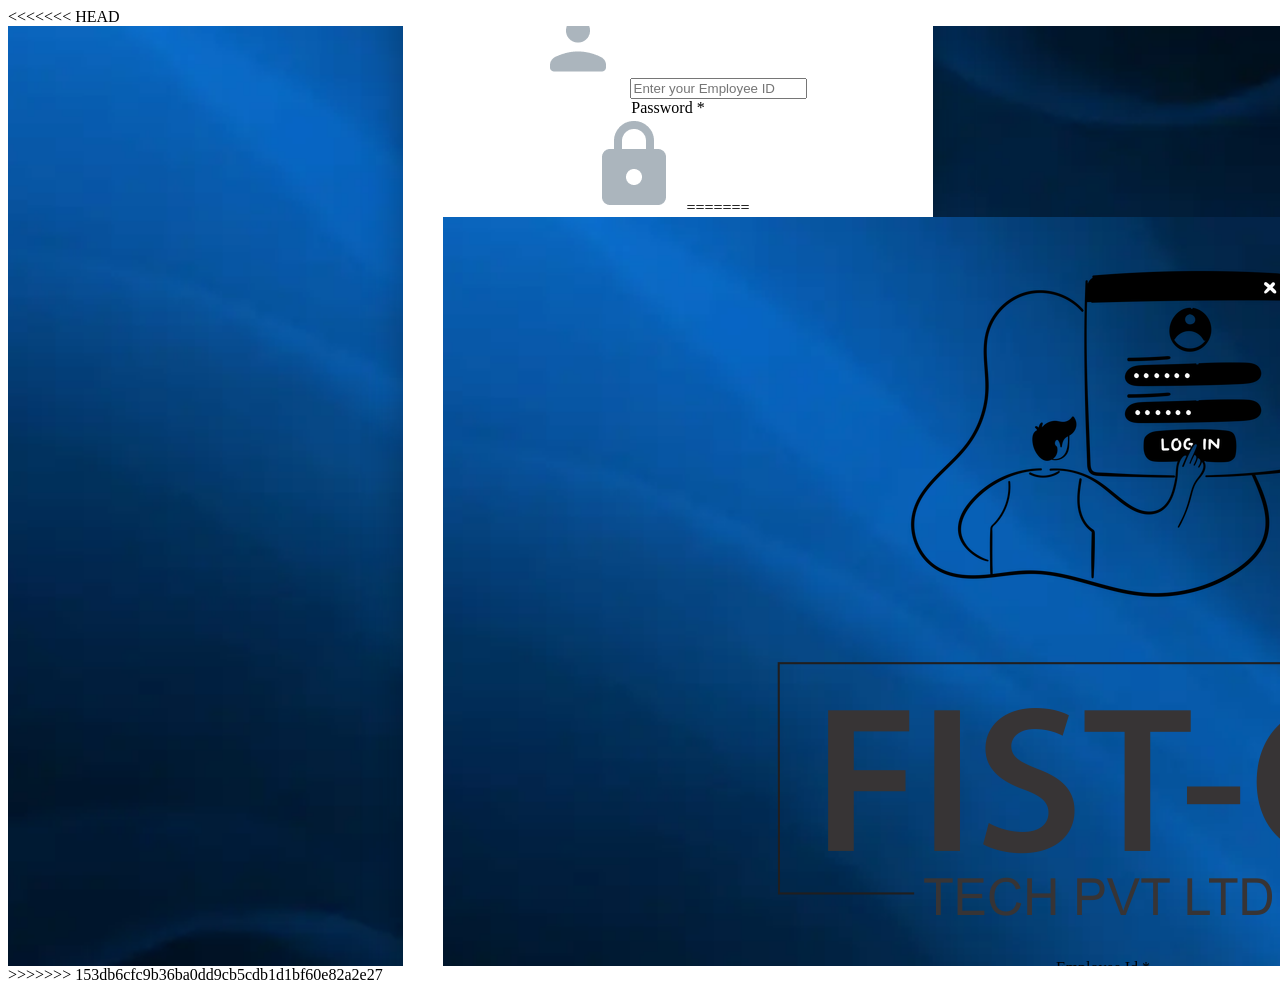
<file: index.html>
<!DOCTYPE html>
<html lang="en">
  <head>
    <meta charset="UTF-8" />
    <meta name="viewport" content="width=device-width, initial-scale=1.0" />
    <title>Login</title>
<<<<<<< HEAD
    <link rel="icon" type="image/png" href="img/favicon-256x256.png" sizes="96x96" />
    <link rel="stylesheet" href="login.css" />
  </head>
  <body>
     <!-- ************************************************************* LOGIN PAGE CODE START *************************************** -->
    <div class="login-container">
      <div class="logo">
        <img src="./assets/Images/Fist_O_logo_white.png" alt="FIST-O Logo" class="lazyload" data-src="./assets/Images/Fist_O_logo_white.png" />
      </div>

      <!-- Welcome Text -->
      <h2 class="welcome-text">Welcome Back !</h2>

      
      <!-- Login Form Card -->
      <div class="form-card">
        <form id="loginForm">
          <div class="form-group">
              <!-- Employee ID Field -->
            <label for="employeeid">Employee ID *</label>
            <div class="input-wrapper">
              <span class="input-icon">
                <img src="./assets/Images/man_login.png" alt="" />
              </span>
              <input
                type="text"
                id="employeeid"
                name="employeeid"
                placeholder="Enter your Employee ID"
                autocapitalize="characters"
                required
              />
            </div>
          </div>

            <!-- Password Field -->
          <div class="form-group">
            <label for="password">Password *</label>
            <div class="input-wrapper">
              <span class="input-icon">
                <img src="./assets/Images/lock_login.png" alt="" />
=======
     <link rel="icon" type="image/png" href="img/favicon-256x256.png" sizes="96x96" />
    <link rel="stylesheet" href="login.css" />
  </head>
  <body>
    <div class="login-container">
      <!-- Left Panel with Image -->
      <div class="left-panel">
        <img
          src="img/LoginImg.webp"
          data-src="img/LoginImg.webp"
          alt="Login IMG"
          class="login-img lazyload"
        />
      </div>

      <!-- Right Panel -->
      <div class="right-panel">
        <div class="logo-wrapper">
          <img src="Fisto logo new.png" alt="Logo" class="logo" />
        </div>

        <!-- Login Form -->
        <form id="loginForm" class="login-form" action="login.php" method="POST">
          <!-- Employee ID -->
          <div class="form-group input-with-icon">
            <label class="form-label" for="employeeid">Employee Id *</label>
            <div class="input-container">
              <span class="input-icon">
                <!-- User Icon -->
                <svg
                  xmlns="http://www.w3.org/2000/svg"
                  width="25"
                  height="25"
                  fill="none"
                  stroke="currentColor"
                  stroke-width="2"
                  viewBox="0 0 24 24"
                >
                  <circle cx="12" cy="7" r="4"></circle>
                  <path d="M4 20c0-4 4-6 8-6s8 2 8 6"></path>
                </svg>
              </span>
             <input
              type="text"
              id="employeeid"
              name="employeeid"
              class="form-input"
              placeholder="Enter your Employee ID"
              required
              oninput="this.value = this.value.toUpperCase();"
            />
            </div>
          </div>

          <!-- Password -->
          <div class="form-group input-with-icon">
            <label class="form-label" for="password">Password *</label>
            <div class="input-container">
              <span class="input-icon">
                <!-- Lock Icon -->
                <svg
                  xmlns="http://www.w3.org/2000/svg"
                  width="25"
                  height="25"
                  fill="none"
                  stroke="currentColor"
                  stroke-width="2"
                  viewBox="0 0 24 24"
                >
                  <rect x="5" y="11" width="14" height="10" rx="2"></rect>
                  <path d="M12 15v2"></path>
                  <path d="M8 11V7a4 4 0 1 1 8 0v4"></path>
                </svg>
>>>>>>> 153db6cfc9b36ba0dd9cb5cdb1d1bf60e82a2e27
              </span>
              <input
                type="password"
                id="password"
                name="password"
<<<<<<< HEAD
                placeholder="Enter your Password"
                required
              />
              <span class="password-toggle" id="toggle-password">
                <img src="./assets/Images/eye_slash_login.png" alt="Toggle Password" class="eye-off-icon" />
                <img src="./assets/Images/eye_login.png" alt="Toggle Password" class="eye-icon" style="display: none;" />
              </span>
            </div>
          </div>
        </form>
           <!-- Form Card Ends Here -->
      </div>

      
      <!-- Forgot Password - OUTSIDE FORM CARD -->
      <div class="forgot-password">
        <a href="#">Forgot Password?</a>
      </div>

      <button type="submit" form="loginForm" class="login-btn">LOGIN</button>
    </div>
    <!-- ************************************************************* LOGIN PAGE CODE END *************************************** -->
    
    
    <script src="login.js"></script>

  </body>
</html>
=======
                class="form-input"
                placeholder="Enter your password"
                required
              />

              <!-- Show/Hide toggle -->
              <button
                type="button"
                class="password-toggle"
                id="toggle-password"
              >
                <svg
                  class="eye-icon"
                  viewBox="0 0 24 24"
                  fill="none"
                  stroke="currentColor"
                  stroke-width="2"
                >
                  <path d="M1 12s4-8 11-8 11 8 11 8-4 8-11 8-11-8-11-8z"></path>
                  <circle cx="12" cy="12" r="3"></circle>
                </svg>
                <svg
                  class="eye-off-icon"
                  style="display: none"
                  viewBox="0 0 24 24"
                  fill="none"
                  stroke="currentColor"
                  stroke-width="2"
                >
                  <path
                    d="M17.94 17.94A10.07 10.07 0 0 1 12 20c-7 0-11-8-11-8
                         a18.45 18.45 0 0 1 5.06-5.94M9.9 4.24
                         A9.12 9.12 0 0 1 12 4c7 0 11 8 11 8
                         a18.5 18.5 0 0 1-2.16 3.19
                         m-6.72-1.07a3 3 0 1 1-4.24-4.24"
                  ></path>
                  <line x1="1" y1="1" x2="23" y2="23"></line>
                </svg>
              </button>
            </div>
          </div>

          <!-- Remember + Forgot -->
          <div class="remember-forgot">
            <a href="forgotpassword.html" class="forgot-link"
              >Forgot Password?</a
            >
          </div>

          <!-- Submit -->
          <button type="submit" class="login-button">Login</button>
        </form>
      </div>
    </div>

    <script src="login.js"></script>
  </body>
</html>
>>>>>>> 153db6cfc9b36ba0dd9cb5cdb1d1bf60e82a2e27
</file>
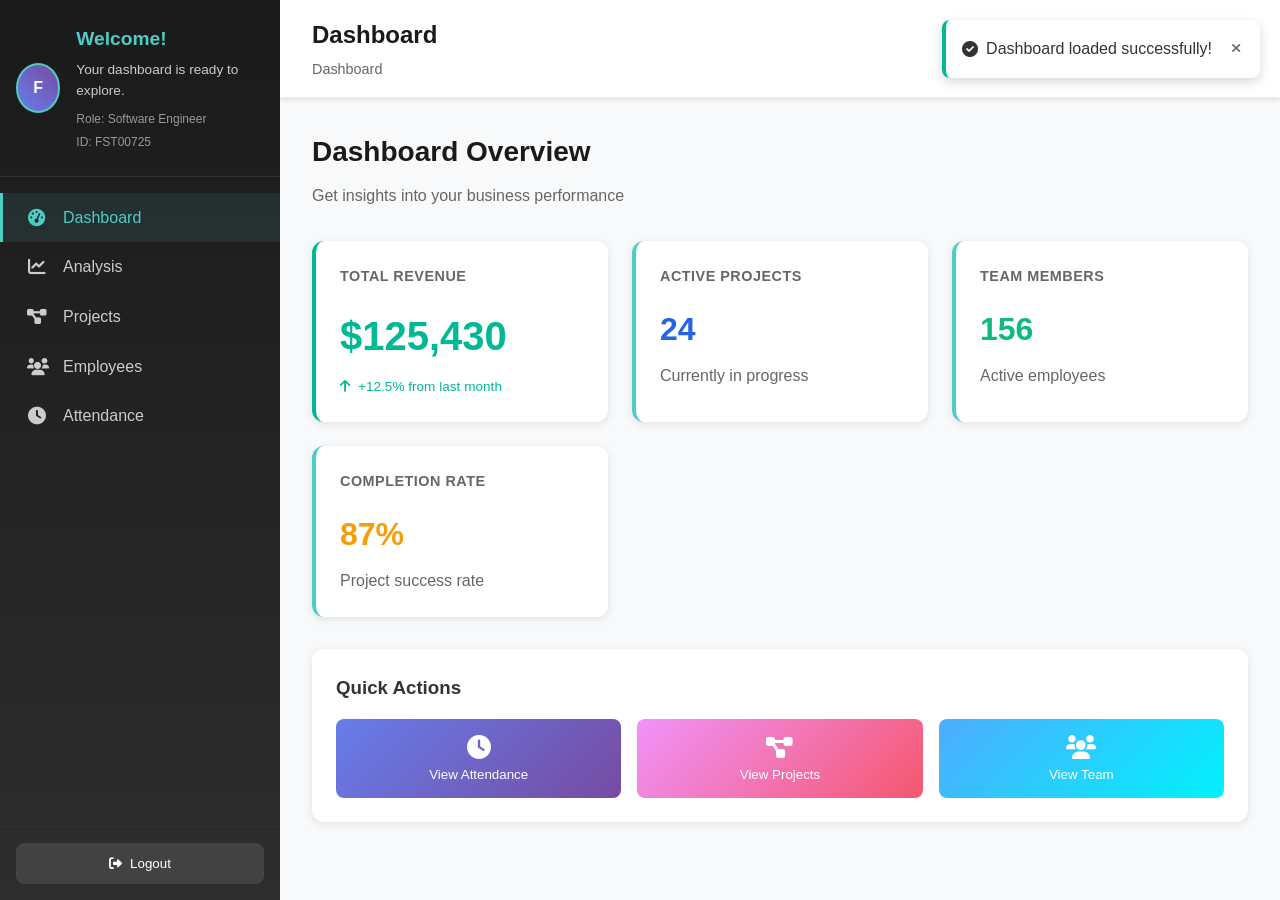
<file: 123.html>
<!DOCTYPE html>
<html lang="en">
<head>
    <meta charset="UTF-8">
    <meta name="viewport" content="width=device-width, initial-scale=1.0">
     <link rel="icon" type="image/png" href="/img/favicon-32x32.png">
    <title>Dashboard</title>
    <link href="https://cdnjs.cloudflare.com/ajax/libs/font-awesome/6.0.0/css/all.min.css" rel="stylesheet">
    <style>
/* Reset and Base Styles */
* {
    margin: 0;
    padding: 0;
    box-sizing: border-box;
}

body {
    font-family: -apple-system, BlinkMacSystemFont, 'Segoe UI', Roboto, sans-serif;
    background: #f8f9fa;
    color: #333;
    line-height: 1.6;
}

/* Container Layout */
.container {
    display: flex;
    min-height: 100vh;
    background: #ffffff;
}

/* Sidebar Styles */
.sidebar {
    width: 280px;
    background: linear-gradient(180deg, #1a1a1a 0%, #2d2d2d 100%);
    color: white;
    display: flex;
    flex-direction: column;
    position: fixed;
    height: 100vh;
    overflow-y: auto;
    z-index: 100;
}

.company-brand {
    padding: 1.5rem 1rem;
    border-bottom: 1px solid #333;
}

.brand-logo {
    display: flex;
    align-items: center;
    gap: 1rem;
}

.logo {
    width: 50px;
    height: 50px;
    border-radius: 50%;
    object-fit: cover;
    border: 2px solid #4ecdc4;
}

.welcome-message h2 {
    font-size: 1.2rem;
    color: #4ecdc4;
    margin-bottom: 0.25rem;
}

.welcome-message p {
    font-size: 0.85rem;
    color: #ccc;
    margin-bottom: 0.5rem;
}

.user-info {
    display: flex;
    flex-direction: column;
    gap: 0.2rem;
}

.user-info small {
    color: #999;
    font-size: 0.75rem;
}

/* Navigation Menu */
.nav-menu {
    flex: 1;
    padding: 1rem 0;
}

.nav-item {
    display: flex;
    align-items: center;
    gap: 1rem;
    padding: 0.75rem 1.5rem;
    cursor: pointer;
    transition: all 0.3s ease;
    border-left: 3px solid transparent;
    color: #ccc;
}

.nav-item:hover {
    background: rgba(255, 255, 255, 0.1);
    color: white;
    border-left-color: #4ecdc4;
}

.nav-item.active {
    background: rgba(78, 205, 196, 0.1);
    color: #4ecdc4;
    border-left-color: #4ecdc4;
}

.nav-item i {
    font-size: 1.1rem;
    width: 20px;
    text-align: center;
}

.nav-item span {
    font-weight: 500;
}

/* Logout Section */
.logout-section {
    padding: 1rem;
    border-top: 1px solid #333;
}

.logout-btn {
    width: 100%;
    padding: 0.75rem;
    background: rgba(255, 255, 255, 0.1);
    border: 1px solid #444;
    border-radius: 8px;
    color: white;
    cursor: pointer;
    display: flex;
    align-items: center;
    gap: 0.5rem;
    justify-content: center;
    transition: all 0.3s ease;
}

.logout-btn:hover {
    background: rgba(255, 255, 255, 0.2);
    border-color: #666;
}

/* Main Content */
.main-content {
    flex: 1;
    margin-left: 280px;
    display: flex;
    flex-direction: column;
    min-height: 100vh;
}

/* Header */
.header {
    background: white;
    padding: 1rem 2rem;
    border-bottom: 1px solid #eee;
    display: flex;
    justify-content: space-between;
    align-items: center;
    position: sticky;
    top: 0;
    z-index: 50;
    box-shadow: 0 2px 4px rgba(0,0,0,0.1);
}

.header-left h1 {
    font-size: 1.5rem;
    font-weight: 600;
    color: #1a1a1a;
    margin-bottom: 0.25rem;
}

.breadcrumb {
    color: #666;
    font-size: 0.9rem;
}

.header-actions {
    display: flex;
    align-items: center;
    gap: 1rem;
}

.search-btn, .notification-btn, .menu-btn {
    background: none;
    border: none;
    color: #666;
    cursor: pointer;
    padding: 0.5rem;
    border-radius: 6px;
    transition: all 0.3s ease;
    position: relative;
}

.search-btn:hover, .notification-btn:hover, .menu-btn:hover {
    background: #f8f9fa;
    color: #333;
}

/* Header Attendance Button */
.header-attendance-btn {
    background: linear-gradient(135deg, #667eea 0%, #764ba2 100%);
    color: white;
    border: none;
    padding: 0.6rem 1.2rem;
    border-radius: 8px;
    cursor: pointer;
    font-size: 0.85rem;
    font-weight: 500;
    transition: all 0.3s ease;
    display: flex;
    align-items: center;
    gap: 0.5rem;
    position: relative;
    overflow: hidden;
}

.header-attendance-btn:hover {
    transform: translateY(-1px);
    box-shadow: 0 4px 12px rgba(102, 126, 234, 0.3);
}

.header-attendance-btn::before {
    content: '';
    position: absolute;
    top: 0;
    left: -100%;
    width: 100%;
    height: 100%;
    background: linear-gradient(90deg, transparent, rgba(255,255,255,0.2), transparent);
    transition: left 0.5s ease;
}

.header-attendance-btn:hover::before {
    left: 100%;
}

.header-attendance-btn.logged-in {
    background: linear-gradient(135deg, #ff7675 0%, #d63031 100%);
}

.header-attendance-btn.logged-out {
    background: linear-gradient(135deg, #00b894 0%, #00a085 100%);
}

.attendance-status-dot {
    width: 8px;
    height: 8px;
    border-radius: 50%;
    margin-right: 0.25rem;
    animation: pulse 2s infinite;
}

.attendance-status-dot.logged-in {
    background: #00ff88;
    box-shadow: 0 0 10px rgba(0, 255, 136, 0.5);
}

.attendance-status-dot.logged-out {
    background: #ff6b6b;
    box-shadow: 0 0 10px rgba(255, 107, 107, 0.5);
}

@keyframes pulse {
    0% { opacity: 1; transform: scale(1); }
    50% { opacity: 0.8; transform: scale(1.1); }
    100% { opacity: 1; transform: scale(1); }
}

.notification-badge {
    position: absolute;
    top: 0;
    right: 0;
    background: #ff4757;
    color: white;
    font-size: 0.7rem;
    padding: 0.2rem 0.4rem;
    border-radius: 10px;
    min-width: 18px;
    height: 18px;
    display: flex;
    align-items: center;
    justify-content: center;
}

/* Dashboard Content */
.dashboard-content {
    flex: 1;
    padding: 2rem;
    background: #f8f9fa;
}

.content-section {
    display: none;
}

.content-section.active {
    display: block;
}

.section-header {
    margin-bottom: 2rem;
}

.section-header h2 {
    font-size: 1.75rem;
    font-weight: 600;
    color: #1a1a1a;
    margin-bottom: 0.5rem;
}

.section-header p {
    color: #666;
    font-size: 1rem;
}

/* Stats Grid */
.stats-grid {
    display: grid;
    grid-template-columns: repeat(auto-fit, minmax(250px, 1fr));
    gap: 1.5rem;
    margin-bottom: 2rem;
}

.stat-card {
    background: white;
    padding: 1.5rem;
    border-radius: 12px;
    box-shadow: 0 2px 8px rgba(0,0,0,0.1);
    border-left: 4px solid #4ecdc4;
    transition: transform 0.3s ease;
}

.stat-card:hover {
    transform: translateY(-2px);
    box-shadow: 0 4px 16px rgba(0,0,0,0.15);
}

.stat-card h3 {
    font-size: 0.9rem;
    color: #666;
    text-transform: uppercase;
    letter-spacing: 0.5px;
    margin-bottom: 1rem;
}

.stat-card .amount {
    font-size: 2.5rem;
    font-weight: 700;
    color: #1a1a1a;
    margin-bottom: 0.5rem;
}

.revenue-card {
    border-left-color: #00b894;
}

.revenue-card .amount {
    color: #00b894;
}

.trend {
    display: flex;
    align-items: center;
    gap: 0.5rem;
    color: #00b894;
    font-size: 0.85rem;
    font-weight: 500;
}

/* Quick Access Modal */
.quick-attendance-modal {
    position: fixed;
    top: 50%;
    left: 50%;
    transform: translate(-50%, -50%);
    background: white;
    border-radius: 15px;
    padding: 2rem;
    box-shadow: 0 10px 30px rgba(0,0,0,0.2);
    z-index: 1001;
    min-width: 350px;
    text-align: center;
    display: none;
}

.quick-attendance-modal.active {
    display: block;
    animation: modalSlideIn 0.3s ease;
}

.quick-attendance-modal h3 {
    margin-bottom: 1rem;
    color: #333;
    font-size: 1.5rem;
}

.quick-attendance-modal .current-time {
    font-size: 1.2rem;
    font-weight: bold;
    margin: 1rem 0;
    padding: 1rem;
    background: linear-gradient(135deg, #667eea 0%, #764ba2 100%);
    color: white;
    border-radius: 10px;
}

.quick-attendance-modal .status-display {
    margin: 1rem 0;
    font-weight: 500;
}

.quick-attendance-modal .action-buttons {
    display: flex;
    gap: 1rem;
    justify-content: center;
    margin-top: 1.5rem;
}

.quick-attendance-modal .btn {
    padding: 0.75rem 1.5rem;
    border: none;
    border-radius: 8px;
    cursor: pointer;
    font-weight: 500;
    transition: all 0.3s ease;
}

.quick-attendance-modal .btn-primary {
    background: linear-gradient(135deg, #667eea 0%, #764ba2 100%);
    color: white;
}

.quick-attendance-modal .btn-secondary {
    background: #6c757d;
    color: white;
}

.quick-attendance-modal .btn:hover {
    transform: translateY(-1px);
}

.modal-overlay {
    position: fixed;
    top: 0;
    left: 0;
    width: 100%;
    height: 100%;
    background: rgba(0,0,0,0.7);
    z-index: 9999;
    display: none;
    align-items: center;
    justify-content: center;
    backdrop-filter: blur(5px);
}

.modal-overlay.active {
    display: flex;
}

@keyframes modalSlideIn {
    from {
        opacity: 0;
        transform: translate(-50%, -60px);
    }
    to {
        opacity: 1;
        transform: translate(-50%, -50%);
    }
}

/* Responsive Design */
@media (max-width: 992px) {
    .sidebar {
        width: 250px;
        transform: translateX(-100%);
        transition: transform 0.3s ease;
    }
    
    .sidebar.active {
        transform: translateX(0);
    }
    
    .main-content {
        margin-left: 0;
    }
    
    .header-actions {
        gap: 0.5rem;
    }
    
    .header-attendance-btn {
        padding: 0.5rem 0.8rem;
        font-size: 0.8rem;
    }
}

@media (max-width: 768px) {
    .header {
        padding: 1rem;
    }
    
    .header-actions {
        flex-wrap: wrap;
        gap: 0.25rem;
    }
    
    .header-attendance-btn {
        order: -1;
        flex-basis: 100%;
        justify-content: center;
        margin-bottom: 0.5rem;
    }
    
    .quick-attendance-modal {
        min-width: 90%;
        margin: 1rem;
    }
}

/* Utility Classes */
.fade-in {
    animation: fadeIn 0.3s ease-in-out;
}

@keyframes fadeIn {
    from {
        opacity: 0;
        transform: translateY(10px);
    }
    to {
        opacity: 1;
        transform: translateY(0);
    }
}

/* Notification Styles */
.notification {
    position: fixed;
    top: 20px;
    right: 20px;
    background: white;
    border-radius: 8px;
    box-shadow: 0 4px 12px rgba(0,0,0,0.15);
    padding: 1rem;
    display: flex;
    align-items: center;
    justify-content: space-between;
    gap: 1rem;
    z-index: 10001;
    min-width: 300px;
    max-width: 500px;
    animation: slideInRight 0.3s ease;
}

.notification-success {
    border-left: 4px solid #00b894;
}

.notification-error {
    border-left: 4px solid #d63031;
}

.notification-info {
    border-left: 4px solid #0984e3;
}

.notification-content {
    display: flex;
    align-items: center;
    gap: 0.5rem;
    flex: 1;
}

.notification-close {
    background: none;
    border: none;
    color: #666;
    cursor: pointer;
    padding: 0.25rem;
    border-radius: 4px;
}

@keyframes slideInRight {
    from {
        opacity: 0;
        transform: translateX(100%);
    }
    to {
        opacity: 1;
        transform: translateX(0);
    }
}
    </style>
</head>
<body>
    <div class="container">
        <!-- Sidebar -->
        <div class="sidebar">
            <div class="company-brand">
                <div class="brand-logo">
                    <div class="logo" style="background: linear-gradient(45deg, #667eea, #764ba2); display: flex; align-items: center; justify-content: center; color: white; font-weight: bold;">F</div>
                    <div class="welcome-message">
                        <h2>Welcome!</h2>
                        <p id="userWelcome">Your dashboard is ready to explore.</p>
                        <div class="user-info">
                            <small id="userRole">Role: Software Engineer</small>
                            <small id="userId">ID: FST00725</small>
                        </div>
                    </div>
                </div>
            </div>
            
            <nav class="nav-menu" id="sidebarMenu">
                <div class="nav-item active" onclick="showSection('dashboard', this)">
                    <i class="fas fa-tachometer-alt"></i>
                    <span>Dashboard</span>
                </div>
                <div class="nav-item" onclick="showSection('analysis', this)">
                    <i class="fas fa-chart-line"></i>
                    <span>Analysis</span>
                </div>
                <div class="nav-item" onclick="showSection('projects', this)">
                    <i class="fas fa-project-diagram"></i>
                    <span>Projects</span>
                </div>
                <div class="nav-item" onclick="showSection('employee', this)">
                    <i class="fas fa-users"></i>
                    <span>Employees</span>
                </div>
                <div class="nav-item" onclick="showSection('attendance', this)">
                    <i class="fas fa-clock"></i>
                    <span>Attendance</span>
                </div>
            </nav>

            <!-- Logout Button -->
            <div class="logout-section">
                <button class="logout-btn" onclick="handleLogout()">
                    <i class="fas fa-sign-out-alt"></i>
                    <span>Logout</span>
                </button>
            </div>
        </div>

        <!-- Main Content -->
        <div class="main-content">
            <header class="header">
                <div class="header-left">
                    <h1 id="pageTitle">Dashboard</h1>
                    <div class="breadcrumb">
                        <span id="currentSection">Home</span>
                    </div>
                </div>
                <div class="header-actions">
                    <!-- Quick Attendance Button -->
                    <button class="header-attendance-btn logged-out" onclick="openQuickAttendance()" id="headerAttendanceBtn">
                        <div class="attendance-status-dot logged-out"></div>
                        <i class="fas fa-clock"></i>
                        <span id="attendanceButtonText">Punch In</span>
                    </button>
                    
                    <button class="search-btn" onclick="handleSearch()" title="Search">
                        <i class="fas fa-search"></i>
                    </button>
                    <button class="notification-btn" title="Notifications">
                        <i class="fas fa-bell"></i>
                        <span class="notification-badge">3</span>
                    </button>
                    <button class="menu-btn" onclick="toggleMobileMenu()" title="Toggle Menu">
                        <i class="fas fa-bars"></i>
                    </button>
                </div>
            </header>

            <!-- Dynamic Content Area -->
            <div class="dashboard-content" id="mainContent">
                
                <!-- Dashboard Overview (Default) -->
                <div class="content-section active" id="dashboard-content">
                    <div class="section-header">
                        <h2>Dashboard Overview</h2>
                        <p>Get insights into your business performance</p>
                    </div>
                    
                    <div class="stats-grid">
                        <div class="stat-card revenue-card">
                            <h3>Total Revenue</h3>
                            <p class="amount">$125,430</p>
                            <div class="trend">
                                <i class="fas fa-arrow-up"></i>
                                <span>+12.5% from last month</span>
                            </div>
                        </div>
                        
                        <div class="stat-card">
                            <h3>Active Projects</h3>
                            <p class="amount" style="font-size: 2rem; color: #2563eb; font-weight: bold;">24</p>
                            <p style="color: #666;">Currently in progress</p>
                        </div>
                        
                        <div class="stat-card">
                            <h3>Team Members</h3>
                            <p class="amount" style="font-size: 2rem; color: #10b981; font-weight: bold;">156</p>
                            <p style="color: #666;">Active employees</p>
                        </div>
                        
                        <div class="stat-card">
                            <h3>Completion Rate</h3>
                            <p class="amount" style="font-size: 2rem; color: #f59e0b; font-weight: bold;">87%</p>
                            <p style="color: #666;">Project success rate</p>
                        </div>
                    </div>

                    <!-- Quick Actions -->
                    <div style="background: white; padding: 1.5rem; border-radius: 12px; box-shadow: 0 2px 8px rgba(0,0,0,0.1); margin-top: 2rem;">
                        <h3 style="margin-bottom: 1rem;">Quick Actions</h3>
                        <div style="display: grid; grid-template-columns: repeat(auto-fit, minmax(200px, 1fr)); gap: 1rem;">
                            <button onclick="showSection('attendance', null)" style="padding: 1rem; border: none; background: linear-gradient(135deg, #667eea, #764ba2); color: white; border-radius: 8px; cursor: pointer; transition: transform 0.3s ease;">
                                <i class="fas fa-clock" style="font-size: 1.5rem; margin-bottom: 0.5rem; display: block;"></i>
                                <div style="font-weight: 500;">View Attendance</div>
                            </button>
                            <button onclick="showSection('projects', null)" style="padding: 1rem; border: none; background: linear-gradient(135deg, #f093fb, #f5576c); color: white; border-radius: 8px; cursor: pointer; transition: transform 0.3s ease;">
                                <i class="fas fa-project-diagram" style="font-size: 1.5rem; margin-bottom: 0.5rem; display: block;"></i>
                                <div style="font-weight: 500;">View Projects</div>
                            </button>
                            <button onclick="showSection('employee', null)" style="padding: 1rem; border: none; background: linear-gradient(135deg, #4facfe, #00f2fe); color: white; border-radius: 8px; cursor: pointer; transition: transform 0.3s ease;">
                                <i class="fas fa-users" style="font-size: 1.5rem; margin-bottom: 0.5rem; display: block;"></i>
                                <div style="font-weight: 500;">View Team</div>
                            </button>
                        </div>
                    </div>
                </div>

                <!-- Other sections simplified for demo -->
                <div class="content-section" id="analysis-content">
                    <div class="section-header">
                        <h2>Business Analysis</h2>
                        <p>Comprehensive insights and analytics</p>
                    </div>
                    <div style="background: white; padding: 2rem; border-radius: 12px; text-align: center; color: #666;">
                        Analysis content would go here...
                    </div>
                </div>

                <div class="content-section" id="projects-content">
                    <div class="section-header">
                        <h2>Projects Management</h2>
                        <p>Track and manage all your projects</p>
                    </div>
                    <div style="background: white; padding: 2rem; border-radius: 12px; text-align: center; color: #666;">
                        Projects content would go here...
                    </div>
                </div>

                <div class="content-section" id="employee-content">
                    <div class="section-header">
                        <h2>Employee Management</h2>
                        <p>Manage your team and track performance</p>
                    </div>
                    <div style="background: white; padding: 2rem; border-radius: 12px; text-align: center; color: #666;">
                        Employee content would go here...
                    </div>
                </div>

                <!-- Attendance Content -->
                <div class="content-section" id="attendance-content">
                    <div class="section-header">
                        <h2><i class="fas fa-clock"></i> Attendance System</h2>
                        <p>Track your daily attendance</p>
                    </div>

                    <div style="background: white; padding: 2rem; border-radius: 15px; box-shadow: 0 4px 12px rgba(0, 0, 0, 0.1); text-align: center; max-width: 500px; margin: 0 auto;">
                        <div style="background: #f8f9fa; padding: 1rem; border-radius: 8px; margin: 1rem 0; border-left: 4px solid #4ecdc4; text-align: left;">
                            <p style="margin: 0.25rem 0; color: #666; font-size: 0.9rem;"><strong>Employee ID:</strong> FST00725</p>
                            <p style="margin: 0.25rem 0; color: #666; font-size: 0.9rem;"><strong>Name:</strong> Harish N</p>
                            <p style="margin: 0.25rem 0; color: #666; font-size: 0.9rem;"><strong>Department:</strong> AR/VR Developer</p>
                        </div>

                        <div id="currentTimeDisplay" style="font-size: 1.2rem; font-weight: bold; color: #333; margin: 1.5rem 0; padding: 1rem; background: linear-gradient(135deg, #f093fb 0%, #f5576c 100%); border-radius: 10px; color: white; text-shadow: 0 2px 4px rgba(0, 0, 0, 0.3);">
                            Loading...
                        </div>

                        <div id="attendanceStatusBadge" style="display: inline-block; padding: 0.5rem 1rem; border-radius: 20px; font-weight: bold; margin: 1rem 0; font-size: 0.9rem; background: #ffe6e6; color: #d63031;">
                            Logged Out
                        </div>

                        <div>
                            <button onclick="toggleAttendance()" style="padding: 1rem 2rem; border: none; border-radius: 8px; font-size: 1.1rem; font-weight: bold; cursor: pointer; transition: all 0.3s ease; text-transform: uppercase; background: linear-gradient(45deg, #667eea, #764ba2); color: white; margin: 1.5rem 0; width: 100%;">
                                📋 Mark Attendance
                            </button>
                        </div>

                        <div style="background: #f8f9fa; border-radius: 8px; padding: 1rem; margin-top: 1.5rem; text-align: left;">
                            <h3 style="color: #333; margin-bottom: 0.5rem; font-size: 1rem;">Recent Activity</h3>
                            <div id="attendanceActivityList">
                                <div style="display: flex; justify-content: space-between; align-items: center; padding: 0.5rem 0; border-bottom: 1px solid #e0e0e0; font-size: 0.9rem;">
                                    <span style="font-weight: 500; color: #d63031;">Punch Out</span>
                                    <span>Yesterday - 06:30 PM</span>
                                </div>
                                <div style="display: flex; justify-content: space-between; align-items: center; padding: 0.5rem 0; font-size: 0.9rem;">
                                    <span style="font-weight: 500; color: #00b894;">Punch In</span>
                                    <span>Yesterday - 09:15 AM</span>
                                </div>
                            </div>
                        </div>
                    </div>
                </div>

            </div>
        </div>
    </div>

    <!-- Attendance Modal -->
    <div class="modal-overlay" id="attendanceModalOverlay">
        <div class="modal-content" style="max-width: 700px;">
            <div class="modal-header" style="background: linear-gradient(135deg, #ffc107 0%, #ff8f00 100%); color: #333; border-radius: 12px 12px 0 0;">
                <h3 style="margin: 0; font-weight: 600;">Mark Attendance</h3>
                <button class="modal-close" onclick="closeAttendanceModal()" style="color: #333;">
                    <i class="fas fa-times"></i>
                </button>
            </div>
            <div class="modal-body">
                <div class="attendance-section">
                    <h3 class="section-title" style="color: #007bff;">Attendance</h3>

                    <div class="form-row" style="display: grid; grid-template-columns: repeat(auto-fit, minmax(200px, 1fr)); gap: 1rem; margin-bottom: 1rem;">
                        <div class="form-group">
                            <label for="modalEmpId">Emp ID</label>
                            <input type="text" id="modalEmpId" value="FST00725" readonly class="form-control" style="background: #f8f9fa;">
                        </div>
                        <div class="form-group">
                            <label for="modalEmpName">Emp Name</label>
                            <input type="text" id="modalEmpName" value="Harish N" readonly class="form-control" style="background: #f8f9fa;">
                        </div>
                        <div class="form-group">
                            <label for="modalAttendanceDate">Date</label>
                            <input type="date" id="modalAttendanceDate" readonly class="form-control" style="background: #f8f9fa;">
                        </div>
                        <div class="form-group">
                            <label for="modalCurrentTime">Current Time</label>
                            <input type="time" id="modalCurrentTime" readonly class="form-control" style="background: #f8f9fa;">
                        </div>
                        <div class="form-group">
                            <label for="modalLoginTime">Login Time</label>
                            <input type="time" id="modalLoginTime" readonly class="form-control" style="background: #f8f9fa;">
                        </div>
                        <div class="form-group">
                            <label>Action</label>
                            <div class="radio-group" style="display: flex; gap: 1rem; margin-top: 0.5rem;">
                                <div class="radio-option">
                                    <input type="radio" id="modalRadioIn" name="modalAttendanceAction" value="in">
                                    <label for="modalRadioIn" style="margin: 0; font-weight: normal; cursor: pointer;">
                                        <span style="display: inline-block; width: 18px; height: 18px; border: 2px solid #ffc107; border-radius: 50%; margin-right: 0.5rem; position: relative; vertical-align: middle;">
                                            <span style="display: none; position: absolute; top: 50%; left: 50%; transform: translate(-50%, -50%); width: 8px; height: 8px; background: #ffc107; border-radius: 50%;"></span>
                                        </span>
                                        In
                                    </label>
                                </div>
                                <div class="radio-option">
                                    <input type="radio" id="modalRadioOut" name="modalAttendanceAction" value="out">
                                    <label for="modalRadioOut" style="margin: 0; font-weight: normal; cursor: pointer;">
                                        <span style="display: inline-block; width: 18px; height: 18px; border: 2px solid #6c757d; border-radius: 50%; margin-right: 0.5rem; position: relative; vertical-align: middle;">
                                            <span style="display: none; position: absolute; top: 50%; left: 50%; transform: translate(-50%, -50%); width: 8px; height: 8px; background: #6c757d; border-radius: 50%;"></span>
                                        </span>
                                        Out
                                    </label>
                                </div>
                            </div>
                        </div>
                    </div>

                    <div style="display: flex; gap: 1rem; justify-content: flex-end; margin-top: 2rem;">
                        <button type="button" class="btn btn-secondary" onclick="closeAttendanceModal()">Cancel</button>
                        <button type="button" class="btn" onclick="submitAttendanceFromModal()" style="background: #007bff; color: white;">Submit</button>
                    </div>
                </div>
            </div>
        </div>
    </div>

    <script>
        // Global variables
        let currentSection = 'dashboard';
        let isLoggedIn = false;
        let loginTime = null;
        let attendanceActivities = [
            { type: 'out', time: 'Yesterday - 06:30 PM', device: 'Desktop' },
            { type: 'in', time: 'Yesterday - 09:15 AM', device: 'Mobile' }
        ];

        // Utility function to safely get element
        function safeGetElement(id) {
            const element = document.getElementById(id);
            if (!element) {
                console.warn(`Element with id '${id}' not found`);
            }
            return element;
        }

        // Navigation function
        function showSection(section, eventTarget = null) {
            try {
                // Update active nav item
                document.querySelectorAll('.nav-item').forEach(item => {
                    item.classList.remove('active');
                });
                
                if (eventTarget) {
                    eventTarget.classList.add('active');
                }

                // Hide all content sections
                document.querySelectorAll('.content-section').forEach(contentSection => {
                    contentSection.classList.remove('active');
                });

                // Show selected section
                const targetSection = safeGetElement(section + '-content');
                if (targetSection) {
                    targetSection.classList.add('active');
                    targetSection.classList.add('fade-in');
                    currentSection = section;
                    
                    // Update page title and breadcrumb
                    updatePageHeader(section);
                    
                    // Initialize section-specific content
                    if (section === 'attendance') {
                        initializeAttendance();
                    }
                }
            } catch (error) {
                console.error('Error in showSection:', error);
                showNotification('Error loading section', 'error');
            }
        }

        function updatePageHeader(section) {
            const titles = {
                'dashboard': 'Dashboard',
                'analysis': 'Business Analysis',
                'projects': 'Projects Management',
                'employee': 'Employee Management',
                'attendance': 'Attendance System'
            };

            const titleElement = safeGetElement('pageTitle');
            const sectionElement = safeGetElement('currentSection');
            
            if (titleElement) titleElement.textContent = titles[section] || 'Dashboard';
            if (sectionElement) sectionElement.textContent = titles[section] || 'Home';
        }

        // Quick Attendance Functions - Updated to use detailed modal
        function openQuickAttendance() {
            try {
                const overlay = safeGetElement('attendanceModalOverlay');
                if (!overlay) return;
                
                overlay.classList.add('active');
                setupAttendanceModal();
                updateModalFields();
                
                // Update time every second while modal is open
                if (window.modalTimeInterval) {
                    clearInterval(window.modalTimeInterval);
                }
                window.modalTimeInterval = setInterval(updateModalFields, 1000);
            } catch (error) {
                console.error('Error opening attendance modal:', error);
            }
        }

        function closeAttendanceModal() {
            try {
                const overlay = safeGetElement('attendanceModalOverlay');
                if (overlay) overlay.classList.remove('active');
                
                // Clear the radio buttons
                const radioButtons = document.querySelectorAll('input[name="modalAttendanceAction"]');
                radioButtons.forEach(radio => radio.checked = false);
                
                if (window.modalTimeInterval) {
                    clearInterval(window.modalTimeInterval);
                    window.modalTimeInterval = null;
                }
            } catch (error) {
                console.error('Error closing attendance modal:', error);
            }
        }

        function setupAttendanceModal() {
            try {
                // Set up radio button styling
                const radioButtons = document.querySelectorAll('input[name="modalAttendanceAction"]');
                radioButtons.forEach(radio => {
                    radio.style.display = 'none';
                    
                    radio.addEventListener('change', function() {
                        // Update visual indicators
                        const allLabels = document.querySelectorAll('input[name="modalAttendanceAction"] + label span span');
                        allLabels.forEach(indicator => indicator.style.display = 'none');
                        
                        if (this.checked) {
                            const indicator = this.nextElementSibling.querySelector('span span');
                            if (indicator) indicator.style.display = 'block';
                        }
                    });
                });

                // Pre-select appropriate action based on current status
                const inRadio = safeGetElement('modalRadioIn');
                const outRadio = safeGetElement('modalRadioOut');
                
                if (!isLoggedIn && inRadio) {
                    inRadio.checked = true;
                    inRadio.dispatchEvent(new Event('change'));
                } else if (isLoggedIn && outRadio) {
                    outRadio.checked = true;
                    outRadio.dispatchEvent(new Event('change'));
                }
            } catch (error) {
                console.error('Error setting up attendance modal:', error);
            }
        }

        function updateModalFields() {
            try {
                const now = new Date();
                
                // Update current time
                const timeString = now.toLocaleTimeString('en-US', {
                    hour12: false,
                    hour: '2-digit',
                    minute: '2-digit'
                });
                
                // Update date
                const dateString = now.toISOString().split('T')[0];
                
                // Update form fields
                const currentTimeField = safeGetElement('modalCurrentTime');
                const dateField = safeGetElement('modalAttendanceDate');
                const loginTimeField = safeGetElement('modalLoginTime');
                
                if (currentTimeField) currentTimeField.value = timeString;
                if (dateField) dateField.value = dateString;
                if (loginTimeField) {
                    loginTimeField.value = loginTime ? convertTo24Hour(loginTime) : '';
                }
                
            } catch (error) {
                console.error('Error updating modal fields:', error);
            }
        }

        function convertTo24Hour(time12h) {
            try {
                const [time, modifier] = time12h.split(' ');
                let [hours, minutes] = time.split(':');
                
                if (hours === '12') {
                    hours = '00';
                }
                
                if (modifier === 'PM' || modifier === 'pm') {
                    hours = parseInt(hours, 10) + 12;
                }
                
                return `${hours.toString().padStart(2, '0')}:${minutes}`;
            } catch (error) {
                console.error('Error converting time:', error);
                return '';
            }
        }

        function submitAttendanceFromModal() {
            try {
                const selectedAction = document.querySelector('input[name="modalAttendanceAction"]:checked');
                
                if (!selectedAction) {
                    showNotification('Please select an action (In or Out)', 'error');
                    return;
                }
                
                const action = selectedAction.value;
                const now = new Date();
                const timeString = now.toLocaleTimeString('en-US', { hour12: true });
                const dateString = now.toLocaleDateString('en-US');
                
                if (action === 'in') {
                    if (isLoggedIn) {
                        showNotification('You are already logged in', 'error');
                        return;
                    }
                    
                    // Punch In
                    isLoggedIn = true;
                    loginTime = timeString;
                    
                    attendanceActivities.unshift({
                        type: 'in',
                        time: `${dateString} - ${timeString}`,
                        device: 'Desktop'
                    });
                    
                    showNotification('Successfully punched in!', 'success');
                    
                } else if (action === 'out') {
                    if (!isLoggedIn) {
                        showNotification('You need to punch in first', 'error');
                        return;
                    }
                    
                    // Punch Out
                    isLoggedIn = false;
                    loginTime = null;
                    
                    attendanceActivities.unshift({
                        type: 'out',
                        time: `${dateString} - ${timeString}`,
                        device: 'Desktop'
                    });
                    
                    showNotification('Successfully punched out!', 'success');
                }
                
                updateHeaderAttendanceButton();
                updateAttendanceStatus();
                renderRecentActivity();
                
                // Close modal after successful submission
                setTimeout(() => {
                    closeAttendanceModal();
                }, 1500);
                
            } catch (error) {
                console.error('Error submitting attendance:', error);
                showNotification('Error updating attendance', 'error');
            }
        }

        function updateHeaderAttendanceButton() {
            try {
                const button = safeGetElement('headerAttendanceBtn');
                const buttonText = safeGetElement('attendanceButtonText');
                const dot = button?.querySelector('.attendance-status-dot');
                
                if (button && buttonText && dot) {
                    if (isLoggedIn) {
                        button.className = 'header-attendance-btn logged-in';
                        buttonText.textContent = 'Punch Out';
                        dot.className = 'attendance-status-dot logged-in';
                    } else {
                        button.className = 'header-attendance-btn logged-out';
                        buttonText.textContent = 'Punch In';
                        dot.className = 'attendance-status-dot logged-out';
                    }
                }
            } catch (error) {
                console.error('Error updating header attendance button:', error);
            }
        }

        // Attendance Functions
        function initializeAttendance() {
            try {
                updateCurrentTime();
                updateAttendanceStatus();
                renderRecentActivity();
                
                // Update time every second
                if (window.attendanceTimeInterval) {
                    clearInterval(window.attendanceTimeInterval);
                }
                window.attendanceTimeInterval = setInterval(updateCurrentTime, 1000);
            } catch (error) {
                console.error('Error initializing attendance:', error);
            }
        }

        function updateCurrentTime() {
            try {
                const timeElement = safeGetElement('currentTimeDisplay');
                if (timeElement) {
                    const now = new Date();
                    const timeString = now.toLocaleTimeString('en-US', {
                        hour12: true,
                        hour: '2-digit',
                        minute: '2-digit',
                        second: '2-digit'
                    });
                    const dateString = now.toLocaleDateString('en-US', {
                        weekday: 'long',
                        year: 'numeric',
                        month: 'long',
                        day: 'numeric'
                    });
                    
                    timeElement.innerHTML = `
                        <div>${timeString}</div>
                        <div style="font-size: 0.9rem; opacity: 0.8;">${dateString}</div>
                    `;
                }
            } catch (error) {
                console.error('Error updating current time:', error);
            }
        }

        function updateAttendanceStatus() {
            try {
                const statusElement = safeGetElement('attendanceStatusBadge');
                
                if (statusElement) {
                    if (isLoggedIn) {
                        statusElement.textContent = `Logged In${loginTime ? ` - ${loginTime}` : ''}`;
                        statusElement.style.background = '#e6f7e6';
                        statusElement.style.color = '#00b894';
                    } else {
                        statusElement.textContent = 'Logged Out';
                        statusElement.style.background = '#ffe6e6';
                        statusElement.style.color = '#d63031';
                    }
                }
            } catch (error) {
                console.error('Error updating attendance status:', error);
            }
        }

        function toggleAttendance() {
            try {
                const now = new Date();
                const timeString = now.toLocaleTimeString('en-US', { hour12: true });
                const dateString = now.toLocaleDateString('en-US');
                
                if (isLoggedIn) {
                    // Punch Out
                    isLoggedIn = false;
                    loginTime = null;
                    
                    attendanceActivities.unshift({
                        type: 'out',
                        time: `${dateString} - ${timeString}`,
                        device: 'Desktop'
                    });
                    
                    showNotification('Successfully punched out!', 'success');
                } else {
                    // Punch In
                    isLoggedIn = true;
                    loginTime = timeString;
                    
                    attendanceActivities.unshift({
                        type: 'in',
                        time: `${dateString} - ${timeString}`,
                        device: 'Desktop'
                    });
                    
                    showNotification('Successfully punched in!', 'success');
                }
                
                updateHeaderAttendanceButton();
                updateAttendanceStatus();
                renderRecentActivity();
            } catch (error) {
                console.error('Error toggling attendance:', error);
                showNotification('Error updating attendance', 'error');
            }
        }

        function renderRecentActivity() {
            try {
                const container = safeGetElement('attendanceActivityList');
                if (!container) return;
                
                const recentActivities = attendanceActivities.slice(0, 5);
                
                container.innerHTML = recentActivities.map(activity => `
                    <div style="display: flex; justify-content: space-between; align-items: center; padding: 0.5rem 0; border-bottom: 1px solid #e0e0e0; font-size: 0.9rem;">
                        <div>
                            <span style="font-weight: 500; color: ${activity.type === 'in' ? '#00b894' : '#d63031'};">
                                ${activity.type === 'in' ? 'Punch In' : 'Punch Out'}
                            </span>
                            <div style="font-size: 0.8rem; color: #999;">${activity.device}</div>
                        </div>
                        <div style="text-align: right; font-size: 0.85rem; color: #666;">
                            ${activity.time}
                        </div>
                    </div>
                `).join('');
                
                // Remove border from last item
                const lastItem = container.lastElementChild;
                if (lastItem) {
                    lastItem.style.borderBottom = 'none';
                }
            } catch (error) {
                console.error('Error rendering recent activity:', error);
            }
        }

        // Utility Functions
        function showNotification(message, type = 'info') {
            try {
                // Remove existing notifications
                document.querySelectorAll('.notification').forEach(n => n.remove());
                
                // Create notification element
                const notification = document.createElement('div');
                notification.className = `notification notification-${type}`;
                notification.innerHTML = `
                    <div class="notification-content">
                        <i class="fas ${type === 'success' ? 'fa-check-circle' : type === 'error' ? 'fa-exclamation-circle' : 'fa-info-circle'}"></i>
                        <span>${message}</span>
                    </div>
                    <button class="notification-close" onclick="this.parentElement.remove()">
                        <i class="fas fa-times"></i>
                    </button>
                `;
                
                // Add to page
                document.body.appendChild(notification);
                
                // Auto remove after 5 seconds
                setTimeout(() => {
                    if (notification.parentElement) {
                        notification.style.animation = 'slideInRight 0.3s ease reverse';
                        setTimeout(() => {
                            if (notification.parentElement) {
                                notification.remove();
                            }
                        }, 300);
                    }
                }, 5000);
            } catch (error) {
                console.error('Error showing notification:', error);
                alert(message);
            }
        }

        // Mobile menu toggle
        function toggleMobileMenu() {
            try {
                const sidebar = document.querySelector('.sidebar');
                if (sidebar) {
                    sidebar.classList.toggle('active');
                }
            } catch (error) {
                console.error('Error toggling mobile menu:', error);
            }
        }

        // Search functionality
        function handleSearch() {
            try {
                const searchTerm = prompt('Enter search term:');
                if (searchTerm && searchTerm.trim()) {
                    showNotification(`Searching for: ${searchTerm}`, 'info');
                }
            } catch (error) {
                console.error('Error handling search:', error);
            }
        }

        // Logout functionality
        function handleLogout() {
            try {
                if (confirm('Are you sure you want to logout?')) {
                    showNotification('Logging out...', 'info');
                    // Clear intervals
                    if (window.attendanceTimeInterval) {
                        clearInterval(window.attendanceTimeInterval);
                    }
                    if (window.modalTimeInterval) {
                        clearInterval(window.modalTimeInterval);
                    }
                    // Simulate logout delay
                    setTimeout(() => {
                        showNotification('Logged out successfully', 'success');
                        // Reset state
                        isLoggedIn = false;
                        loginTime = null;
                        updateHeaderAttendanceButton();
                    }, 1500);
                }
            } catch (error) {
                console.error('Error handling logout:', error);
            }
        }

        // Initialize application
        function initializeApp() {
            try {
                updatePageHeader('dashboard');
                updateHeaderAttendanceButton();
                
                // Close modal when clicking outside
                document.addEventListener('click', function(e) {
                    if (e.target.classList.contains('modal-overlay')) {
                        closeAttendanceModal();
                    }
                });
                
                // Keyboard shortcuts
                document.addEventListener('keydown', function(e) {
                    if (e.key === 'Escape') {
                        closeAttendanceModal();
                    }
                });
                
                showNotification('Dashboard loaded successfully!', 'success');
            } catch (error) {
                console.error('Error initializing app:', error);
                alert('Error initializing application. Please refresh the page.');
            }
        }

        // Initialize when DOM is loaded
        document.addEventListener('DOMContentLoaded', function() {
            initializeApp();
        });

        // Clean up intervals when page unloads
        window.addEventListener('beforeunload', function() {
            if (window.attendanceTimeInterval) {
                clearInterval(window.attendanceTimeInterval);
            }
            if (window.modalTimeInterval) {
                clearInterval(window.modalTimeInterval);
            }
        });
    </script>
</body>
</html>
</file>
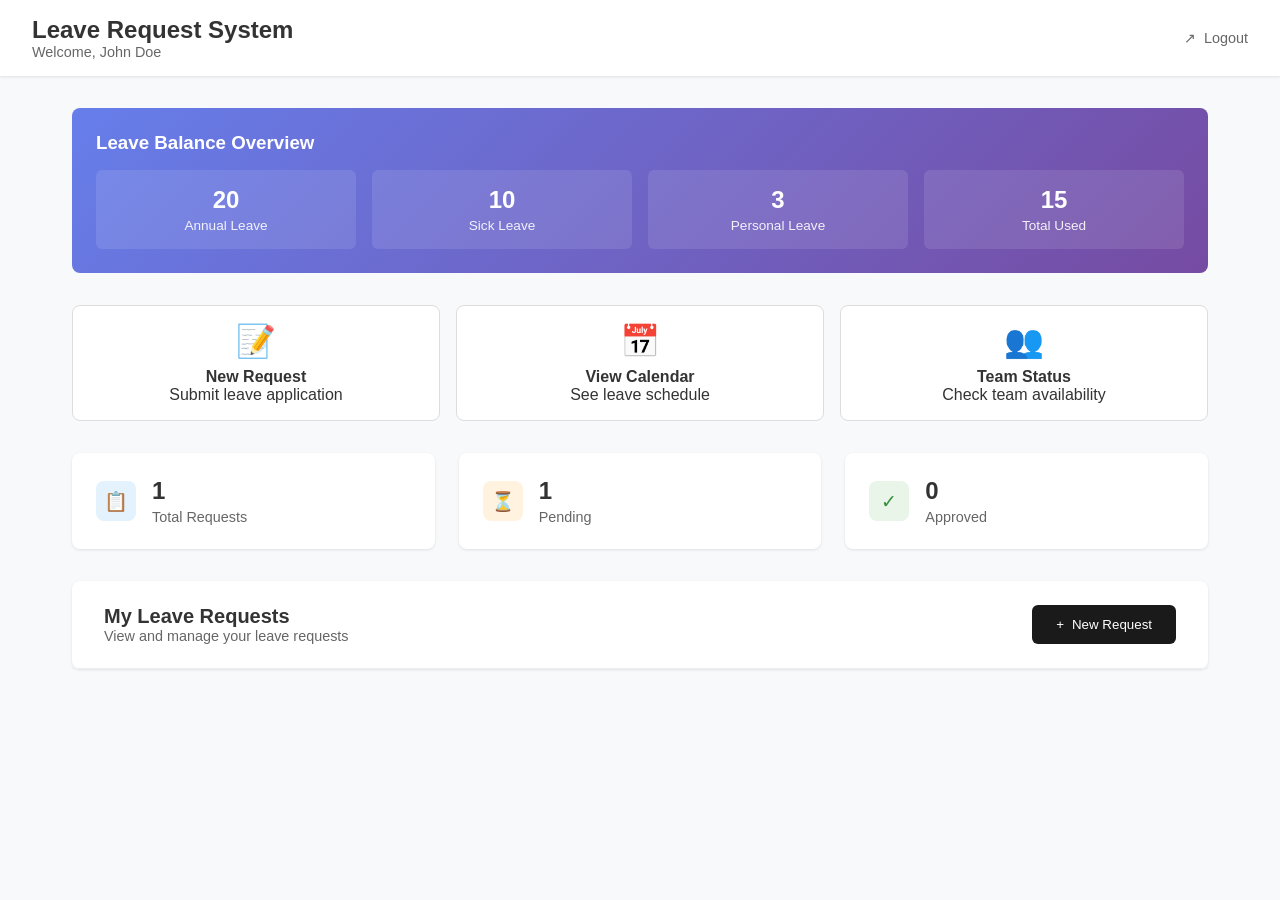
<file: DemoLeaveRequest.html>
<!DOCTYPE html>
<html lang="en">
<head>
    <meta charset="UTF-8">
    <meta name="viewport" content="width=device-width, initial-scale=1.0">
    <title>Leave Request System</title>
    <style>
        * {
            margin: 0;
            padding: 0;
            box-sizing: border-box;
        }


        body {
            font-family: -apple-system, BlinkMacSystemFont, 'Segoe UI', Roboto, sans-serif;
            background: #f8f9fa;
            color: #333;
        }

        .header {
            background: white;
            padding: 1rem 2rem;
            box-shadow: 0 1px 3px rgba(0,0,0,0.1);
            display: flex;
            justify-content: space-between;
            align-items: center;
        }

        .header h1 {
            font-size: 1.5rem;
            font-weight: 600;
        }

        .header .welcome {
            color: #666;
            font-size: 0.9rem;
        }

        .logout-btn {
            background: none;
            border: none;
            color: #666;
            cursor: pointer;
            font-size: 0.9rem;
            display: flex;
            align-items: center;
            gap: 0.5rem;
        }

        .main {
            padding: 2rem;
            max-width: 1200px;
            margin: 0 auto;
        }

        .stats {
            display: grid;
            grid-template-columns: repeat(auto-fit, minmax(200px, 1fr));
            gap: 1.5rem;
            margin-bottom: 2rem;
        }

        .stat-card {
            background: white;
            padding: 1.5rem;
            border-radius: 8px;
            box-shadow: 0 1px 3px rgba(0,0,0,0.1);
            display: flex;
            align-items: center;
            gap: 1rem;
        }

        .stat-icon {
            width: 40px;
            height: 40px;
            border-radius: 8px;
            display: flex;
            align-items: center;
            justify-content: center;
            font-size: 1.2rem;
        }

        .stat-icon.blue { background: #e3f2fd; color: #1976d2; }
        .stat-icon.orange { background: #fff3e0; color: #f57c00; }
        .stat-icon.green { background: #e8f5e8; color: #388e3c; }
        .stat-icon.red { background: #ffebee; color: #d32f2f; }

        .stat-info h3 {
            font-size: 1.5rem;
            font-weight: 600;
            margin-bottom: 0.25rem;
        }

        .stat-info p {
            color: #666;
            font-size: 0.9rem;
        }

        .section {
            background: white;
            border-radius: 8px;
            box-shadow: 0 1px 3px rgba(0,0,0,0.1);
            margin-bottom: 2rem;
        }

        .section-header {
            padding: 1.5rem 2rem;
            border-bottom: 1px solid #eee;
            display: flex;
            justify-content: space-between;
            align-items: center;
        }

        .section-title {
            font-size: 1.25rem;
            font-weight: 600;
        }

        .section-subtitle {
            color: #666;
            font-size: 0.9rem;
        }

        .btn {
            padding: 0.75rem 1.5rem;
            border: none;
            border-radius: 6px;
            cursor: pointer;
            font-weight: 500;
            display: inline-flex;
            align-items: center;
            gap: 0.5rem;
            transition: all 0.2s;
        }

        .btn-primary {
            background: #1a1a1a;
            color: white;
        }

        .btn-primary:hover {
            background: #333;
        }

        .btn-success {
            background: #28a745;
            color: white;
        }

        .btn-danger {
            background: #dc3545;
            color: white;
        }

        .btn-secondary {
            background: #6c757d;
            color: white;
        }

        .leave-item {
            padding: 1.5rem 2rem;
            border-bottom: 1px solid #eee;
        }

        .leave-item:last-child {
            border-bottom: none;
        }

        .leave-header {
            display: flex;
            justify-content: between;
            align-items: flex-start;
            gap: 1rem;
            margin-bottom: 0.75rem;
        }

        .leave-title {
            font-weight: 600;
            display: flex;
            align-items: center;
            gap: 0.75rem;
        }

        .status-badge {
            padding: 0.25rem 0.75rem;
            border-radius: 12px;
            font-size: 0.75rem;
            font-weight: 500;
        }

        .status-pending {
            background: #fff3cd;
            color: #856404;
        }

        .status-approved {
            background: #d4edda;
            color: #155724;
        }

        .status-rejected {
            background: #f8d7da;
            color: #721c24;
        }

        .leave-details {
            color: #666;
            font-size: 0.9rem;
            line-height: 1.5;
        }

        .leave-meta {
            display: flex;
            justify-content: space-between;
            align-items: center;
            margin-top: 0.75rem;
        }

        .leave-actions {
            display: flex;
            gap: 0.5rem;
        }

        .modal {
            display: none;
            position: fixed;
            top: 0;
            left: 0;
            width: 100%;
            height: 100%;
            background: rgba(0,0,0,0.5);
            z-index: 1000;
            align-items: center;
            justify-content: center;
        }

        .modal.active {
            display: flex;
        }

        .modal-content {
            background: white;
            border-radius: 8px;
            width: 90%;
            max-width: 500px;
            max-height: 90vh;
            overflow-y: auto;
        }

        .modal-header {
            padding: 1.5rem 2rem;
            border-bottom: 1px solid #eee;
            display: flex;
            justify-content: space-between;
            align-items: center;
        }

        .modal-title {
            font-size: 1.25rem;
            font-weight: 600;
        }

        .close-btn {
            background: none;
            border: none;
            font-size: 1.5rem;
            cursor: pointer;
            color: #666;
        }

        .modal-body {
            padding: 2rem;
        }

        .form-group {
            margin-bottom: 1.5rem;
        }

        .form-label {
            display: block;
            margin-bottom: 0.5rem;
            font-weight: 500;
        }
        #halfDayPeriodGroup label {
        margin-right: 10px; /* adds 10px space after each label */
        }


        .form-control {
            width: 100%;
            padding: 0.75rem;
            border: 1px solid #ddd;
            border-radius: 6px;
            font-size: 0.9rem;
        }

        .form-control:focus {
            outline: none;
            border-color: #007bff;
            box-shadow: 0 0 0 2px rgba(0,123,255,0.25);
        }

        .date-row {
            display: grid;
            grid-template-columns: 1fr 1fr;
            gap: 1rem;
        }

        .duration-info {
            background: #e3f2fd;
            padding: 0.75rem;
            border-radius: 6px;
            margin-top: 0.5rem;
            color: #1976d2;
            font-weight: 500;
        }

        .modal-footer {
            padding: 1rem 2rem;
            border-top: 1px solid #eee;
            display: flex;
            justify-content: flex-end;
            gap: 1rem;
        }

        .table {
            width: 100%;
            border-collapse: collapse;
        }

        .table th,
        .table td {
            padding: 1rem;
            text-align: left;
            border-bottom: 1px solid #eee;
        }

        .table th {
            background: #f8f9fa;
            font-weight: 600;
            color: #666;
        }

        .tabs {
            display: flex;
            gap: 0.25rem;
            margin-bottom: 2rem;
        }

        .tab {
            padding: 0.75rem 1rem;
            background: none;
            border: none;
            border-radius: 6px;
            cursor: pointer;
            font-weight: 500;
            color: #666;
        }

        .tab.active {
            background: #1a1a1a;
            color: white;
        }

        .tab-content {
            display: none;
        }

        .tab-content.active {
            display: block;
        }

        .approval-card {
            background: white;
            border: 1px solid #eee;
            border-radius: 8px;
            padding: 1.5rem;
            margin-bottom: 1rem;
        }

        .approval-header {
            display: flex;
            justify-content: space-between;
            align-items: flex-start;
            margin-bottom: 1rem;
        }

        .employee-info h4 {
            font-weight: 600;
            margin-bottom: 0.25rem;
        }

        .employee-info p {
            color: #666;
            font-size: 0.9rem;
        }

        .approval-details {
            display: grid;
            grid-template-columns: repeat(auto-fit, minmax(150px, 1fr));
            gap: 1rem;
            margin-bottom: 1rem;
        }

        .detail-item {
            font-size: 0.9rem;
        }

        .detail-label {
            color: #666;
            margin-bottom: 0.25rem;
        }

        .detail-value {
            font-weight: 500;
        }

        .comments {
            background: #f8f9fa;
            padding: 0.75rem;
            border-radius: 6px;
            margin-top: 1rem;
            font-size: 0.9rem;
            color: #666;
        }

        .leave-balance {
            background: linear-gradient(135deg, #667eea 0%, #764ba2 100%);
            color: white;
            padding: 1.5rem;
            border-radius: 8px;
            margin-bottom: 2rem;
        }

        .balance-grid {
            display: grid;
            grid-template-columns: repeat(auto-fit, minmax(120px, 1fr));
            gap: 1rem;
            margin-top: 1rem;
        }

        .balance-item {
            text-align: center;
            background: rgba(255,255,255,0.1);
            padding: 1rem;
            border-radius: 6px;
        }

        .balance-item h4 {
            font-size: 1.5rem;
            margin-bottom: 0.25rem;
        }

        .balance-item p {
            font-size: 0.85rem;
            opacity: 0.9;
        }

        .calendar-view {
            background: white;
            border-radius: 8px;
            padding: 1.5rem;
            margin-bottom: 2rem;
            box-shadow: 0 1px 3px rgba(0,0,0,0.1);
        }

        .calendar-header {
            display: flex;
            justify-content: between;
            align-items: center;
            margin-bottom: 1rem;
        }

        .calendar-nav {
            display: flex;
            gap: 0.5rem;
        }

        .nav-btn {
            background: #f8f9fa;
            border: 1px solid #ddd;
            border-radius: 4px;
            padding: 0.5rem;
            cursor: pointer;
        }

        .calendar-grid {
            display: grid;
            grid-template-columns: repeat(7, 1fr);
            gap: 1px;
            background: #ddd;
            border-radius: 6px;
            overflow: hidden;
        }

        .calendar-day {
            background: white;
            padding: 0.75rem;
            min-height: 60px;
            font-size: 0.9rem;
            position: relative;
        }

        .calendar-day.other-month {
            color: #ccc;
            background: #f8f9fa;
        }

        .calendar-day.has-leave {
            background: #e3f2fd;
        }

        .calendar-day.weekend {
            background: #f8f9fa;
        }

        .leave-indicator {
            position: absolute;
            bottom: 2px;
            left: 2px;
            right: 2px;
            height: 3px;
            border-radius: 2px;
        }

        .leave-indicator.approved { background: #28a745; }
        .leave-indicator.pending { background: #ffc107; }
        .leave-indicator.rejected { background: #dc3545; }

        .notification {
            position: fixed;
            top: 1rem;
            right: 1rem;
            padding: 1rem 1.5rem;
            border-radius: 6px;
            color: white;
            font-weight: 500;
            z-index: 1001;
            transform: translateX(400px);
            transition: transform 0.3s ease;
        }

        .notification.show {
            transform: translateX(0);
        }

        .notification.success { background: #28a745; }
        .notification.error { background: #dc3545; }
        .notification.info { background: #17a2b8; }

        .team-calendar {
            background: white;
            border-radius: 8px;
            padding: 1.5rem;
            box-shadow: 0 1px 3px rgba(0,0,0,0.1);
            margin-bottom: 2rem;
        }

        .team-member {
            display: flex;
            align-items: center;
            padding: 0.75rem 0;
            border-bottom: 1px solid #eee;
        }

        .team-member:last-child {
            border-bottom: none;
        }

        .avatar {
            width: 40px;
            height: 40px;
            border-radius: 50%;
            background: #e3f2fd;
            display: flex;
            align-items: center;
            justify-content: center;
            font-weight: 600;
            color: #1976d2;
            margin-right: 1rem;
        }

        .member-info {
            flex: 1;
        }

        .member-status {
            padding: 0.25rem 0.75rem;
            border-radius: 12px;
            font-size: 0.75rem;
            font-weight: 500;
        }

        .status-available {
            background: #d4edda;
            color: #155724;
        }

        .status-on-leave {
            background: #fff3cd;
            color: #856404;
        }

        .quick-actions {
            display: grid;
            grid-template-columns: repeat(auto-fit, minmax(200px, 1fr));
            gap: 1rem;
            margin-bottom: 2rem;
        }

        .quick-action {
            background: white;
            border: 1px solid #ddd;
            border-radius: 8px;
            padding: 1rem;
            cursor: pointer;
            transition: all 0.2s;
            text-align: center;
        }

        .quick-action:hover {
            border-color: #007bff;
            box-shadow: 0 2px 8px rgba(0,123,255,0.1);
        }

        .quick-action-icon {
            font-size: 2rem;
            margin-bottom: 0.5rem;
        }

        .analytics-card {
            background: white;
            border-radius: 8px;
            padding: 1.5rem;
            box-shadow: 0 1px 3px rgba(0,0,0,0.1);
            margin-bottom: 1rem;
        }

        .chart-placeholder {
            height: 200px;
            background: #f8f9fa;
            border-radius: 6px;
            display: flex;
            align-items: center;
            justify-content: center;
            color: #666;
            font-style: italic;
        }

        @media (max-width: 768px) {
            .main {
                padding: 1rem;
            }

            .stats {
                grid-template-columns: 1fr;
            }

            .date-row {
                grid-template-columns: 1fr;
            }

            .approval-details {
                grid-template-columns: 1fr;
            }
        }
    </style>
</head>
<body>
    <div class="header">
        <div>
            <h1 id="pageTitle">Leave Request System</h1>
            <div class="welcome" id="welcomeText">Welcome, John Doe</div>
        </div>
        <button class="logout-btn" onclick="logout()">
            <span>↗</span> Logout
        </button>
    </div>

    <div class="main">
        <!-- Employee Dashboard -->
        <div id="employeeDashboard">
            <!-- Leave Balance Overview -->
            <div class="leave-balance">
                <h3>Leave Balance Overview</h3>
                <div class="balance-grid">
                    <div class="balance-item">
                        <h4>20</h4>
                        <p>Annual Leave</p>
                    </div>
                    <div class="balance-item">
                        <h4>10</h4>
                        <p>Sick Leave</p>
                    </div>
                    <div class="balance-item">
                        <h4>3</h4>
                        <p>Personal Leave</p>
                    </div>
                    <div class="balance-item">
                        <h4>15</h4>
                        <p>Total Used</p>
                    </div>
                </div>
            </div>

            <!-- Quick Actions -->
            <div class="quick-actions">
                <div class="quick-action" onclick="openNewRequestModal()">
                    <div class="quick-action-icon">📝</div>
                    <h4>New Request</h4>
                    <p>Submit leave application</p>
                </div>
                <div class="quick-action" onclick="viewCalendar()">
                    <div class="quick-action-icon">📅</div>
                    <h4>View Calendar</h4>
                    <p>See leave schedule</p>
                </div>
                <div class="quick-action" onclick="viewTeamStatus()">
                    <div class="quick-action-icon">👥</div>
                    <h4>Team Status</h4>
                    <p>Check team availability</p>
                </div>
            </div>

            <div class="stats">
                <div class="stat-card">
                    <div class="stat-icon blue">📋</div>
                    <div class="stat-info">
                        <h3 id="totalRequests">1</h3>
                        <p>Total Requests</p>
                    </div>
                </div>
                <div class="stat-card">
                    <div class="stat-icon orange">⏳</div>
                    <div class="stat-info">
                        <h3 id="pendingRequests">1</h3>
                        <p>Pending</p>
                    </div>
                </div>
                <div class="stat-card">
                    <div class="stat-icon green">✓</div>
                    <div class="stat-info">
                        <h3 id="approvedRequests">0</h3>
                        <p>Approved</p>
                    </div>
                </div>
            </div>

            <!-- Calendar View -->
            <div id="calendarSection" class="calendar-view" style="display: none;">
                <div class="calendar-header">
                    <h3>Leave Calendar - <span id="currentMonth">September 2025</span></h3>
                    <div class="calendar-nav">
                        <button class="nav-btn" onclick="previousMonth()">‹</button>
                        <button class="nav-btn" onclick="nextMonth()">›</button>
                        <button class="nav-btn" onclick="toggleCalendar()">Close</button>
                    </div>
                </div>
                <div class="calendar-grid" id="calendarGrid">
                    <!-- Calendar will be populated here -->
                </div>
            </div>

            <!-- Team Status -->
            <div id="teamSection" class="team-calendar" style="display: none;">
                <div class="section-header">
                    <h3>Team Availability</h3>
                    <button class="nav-btn" onclick="toggleTeamStatus()">Close</button>
                </div>
                <div class="team-member">
                    <div class="avatar">JD</div>
                    <div class="member-info">
                        <div style="font-weight: 600;">John Doe</div>
                        <div style="color: #666; font-size: 0.9rem;">Engineering</div>
                    </div>
                    <div class="member-status status-on-leave">On Leave</div>
                </div>
                <div class="team-member">
                    <div class="avatar">JS</div>
                    <div class="member-info">
                        <div style="font-weight: 600;">Jane Smith</div>
                        <div style="color: #666; font-size: 0.9rem;">Marketing</div>
                    </div>
                    <div class="member-status status-available">Available</div>
                </div>
                <div class="team-member">
                    <div class="avatar">MJ</div>
                    <div class="member-info">
                        <div style="font-weight: 600;">Mike Johnson</div>
                        <div style="color: #666; font-size: 0.9rem;">Sales</div>
                    </div>
                    <div class="member-status status-available">Available</div>
                </div>
            </div>

            <div class="section">
                <div class="section-header">
                    <div>
                        <div class="section-title">My Leave Requests</div>
                        <div class="section-subtitle">View and manage your leave requests</div>
                    </div>
                    <button class="btn btn-primary" onclick="openNewRequestModal()">
                        <span>+</span> New Request
                    </button>
                </div>
                <div id="leaveRequests">
                    <!-- Leave requests will be populated here -->
                </div>
            </div>
        </div>

        <!-- HR Dashboard -->
        <div id="hrDashboard" style="display: none;">
            <div class="stats">
                <div class="stat-card">
                    <div class="stat-icon blue">👥</div>
                    <div class="stat-info">
                        <h3>3</h3>
                        <p>Total Users</p>
                    </div>
                </div>
                <div class="stat-card">
                    <div class="stat-icon blue">📋</div>
                    <div class="stat-info">
                        <h3 id="hrTotalRequests">3</h3>
                        <p>Total Requests</p>
                    </div>
                </div>
                <div class="stat-card">
                    <div class="stat-icon orange">⏳</div>
                    <div class="stat-info">
                        <h3 id="hrPendingRequests">0</h3>
                        <p>Pending</p>
                    </div>
                </div>
                <div class="stat-card">
                    <div class="stat-icon green">✓</div>
                    <div class="stat-info">
                        <h3 id="hrApprovedRequests">2</h3>
                        <p>Approved</p>
                    </div>
                </div>
                <div class="stat-card">
                    <div class="stat-icon red">✕</div>
                    <div class="stat-info">
                        <h3 id="hrRejectedRequests">1</h3>
                        <p>Rejected</p>
                    </div>
                </div>
            </div>

            <div class="tabs">
                <button class="tab active" onclick="switchTab('approval')">Approval Queue</button>
                <button class="tab" onclick="switchTab('users')">User Management</button>
                <button class="tab" onclick="switchTab('reports')">Leave Reports</button>
                <button class="tab" onclick="switchTab('analytics')">Analytics</button>
            </div>

            <div id="approvalTab" class="tab-content active">
                <div class="section">
                    <div class="section-header">
                        <div>
                            <div class="section-title">Pending Approvals</div>
                            <div class="section-subtitle">Review and approve leave requests</div>
                        </div>
                    </div>
                    <div id="pendingApprovals">
                        <div style="padding: 2rem; text-align: center; color: #666;">
                            No pending approvals at the moment
                        </div>
                    </div>
                </div>
            </div>

            <div id="usersTab" class="tab-content">
                <div class="section">
                    <div class="section-header">
                        <div>
                            <div class="section-title">User Management</div>
                            <div class="section-subtitle">Manage employee profiles and leave balances</div>
                        </div>
                        <button class="btn btn-primary" onclick="addNewUser()">
                            <span>+</span> Add User
                        </button>
                    </div>
                    <table class="table">
                        <thead>
                            <tr>
                                <th>Employee</th>
                                <th>Department</th>
                                <th>Annual Leave</th>
                                <th>Sick Leave</th>
                                <th>Used This Year</th>
                                <th>Actions</th>
                            </tr>
                        </thead>
                        <tbody>
                            <tr>
                                <td>
                                    <div style="display: flex; align-items: center; gap: 0.75rem;">
                                        <div class="avatar">JD</div>
                                        <div>
                                            <div style="font-weight: 600;">John Doe</div>
                                            <div style="color: #666; font-size: 0.85rem;">john.doe@company.com</div>
                                        </div>
                                    </div>
                                </td>
                                <td>Engineering</td>
                                <td>20 days</td>
                                <td>10 days</td>
                                <td>5 days</td>
                                <td>
                                    <button class="btn btn-secondary" style="font-size: 0.8rem; padding: 0.5rem 0.75rem;">Edit</button>
                                </td>
                            </tr>
                            <tr>
                                <td>
                                    <div style="display: flex; align-items: center; gap: 0.75rem;">
                                        <div class="avatar">JS</div>
                                        <div>
                                            <div style="font-weight: 600;">Jane Smith</div>
                                            <div style="color: #666; font-size: 0.85rem;">jane.smith@company.com</div>
                                        </div>
                                    </div>
                                </td>
                                <td>Marketing</td>
                                <td>22 days</td>
                                <td>12 days</td>
                                <td>2 days</td>
                                <td>
                                    <button class="btn btn-secondary" style="font-size: 0.8rem; padding: 0.5rem 0.75rem;">Edit</button>
                                </td>
                            </tr>
                            <tr>
                                <td>
                                    <div style="display: flex; align-items: center; gap: 0.75rem;">
                                        <div class="avatar">MJ</div>
                                        <div>
                                            <div style="font-weight: 600;">Mike Johnson</div>
                                            <div style="color: #666; font-size: 0.85rem;">mike.johnson@company.com</div>
                                        </div>
                                    </div>
                                </td>
                                <td>Sales</td>
                                <td>25 days</td>
                                <td>10 days</td>
                                <td>0 days</td>
                                <td>
                                    <button class="btn btn-secondary" style="font-size: 0.8rem; padding: 0.5rem 0.75rem;">Edit</button>
                                </td>
                            </tr>
                        </tbody>
                    </table>
                </div>
            </div>

            <div id="analyticsTab" class="tab-content">
                <div class="stats">
                    <div class="stat-card">
                        <div class="stat-icon blue">📊</div>
                        <div class="stat-info">
                            <h3>75%</h3>
                            <p>Approval Rate</p>
                        </div>
                    </div>
                    <div class="stat-card">
                        <div class="stat-icon green">⏱️</div>
                        <div class="stat-info">
                            <h3>1.2</h3>
                            <p>Avg Days to Approve</p>
                        </div>
                    </div>
                    <div class="stat-card">
                        <div class="stat-icon orange">🏖️</div>
                        <div class="stat-info">
                            <h3>18.5</h3>
                            <p>Avg Leave Days/Employee</p>
                        </div>
                    </div>
                </div>

                <div class="analytics-card">
                    <h4>Monthly Leave Trends</h4>
                    <div class="chart-placeholder">
                        📈 Chart: Monthly leave requests over time would be displayed here
                    </div>
                </div>

                <div class="analytics-card">
                    <h4>Department Breakdown</h4>
                    <div class="chart-placeholder">
                        🥧 Chart: Leave requests by department would be displayed here
                    </div>
                </div>
            </div>

            <div id="reportsTab" class="tab-content">
                <div class="section">
                    <div class="section-header">
                        <div>
                            <div class="section-title">Leave Reports</div>
                            <div class="section-subtitle">View and export leave request reports</div>
                        </div>
                        <button class="btn btn-primary" onclick="exportToExcel()">
                            <span>↓</span> Export to Excel
                        </button>
                    </div>
                    <table class="table">
                        <thead>
                            <tr>
                                <th>Employee</th>
                                <th>Department</th>
                                <th>Leave Type</th>
                                <th>Duration</th>
                                <th>Status</th>
                                <th>Submitted</th>
                            </tr>
                        </thead>
                        <tbody id="reportsTableBody">
                            <tr>
                                <td>John Doe</td>
                                <td>Engineering</td>
                                <td>Annual</td>
                                <td>5 days<br><small style="color: #666;">8/1/2025 - 8/5/2025</small></td>
                                <td><span class="status-badge status-approved">Approved</span></td>
                                <td>7/15/2025</td>
                            </tr>
                            <tr>
                                <td>Jane Smith</td>
                                <td>Marketing</td>
                                <td>Sick</td>
                                <td>2 days<br><small style="color: #666;">7/28/2025 - 7/29/2025</small></td>
                                <td><span class="status-badge status-approved">Approved</span></td>
                                <td>7/20/2025</td>
                            </tr>
                            <tr>
                                <td>Mike Johnson</td>
                                <td>Sales</td>
                                <td>Annual</td>
                                <td>6 days<br><small style="color: #666;">9/15/2025 - 9/20/2025</small></td>
                                <td><span class="status-badge status-rejected">Rejected</span></td>
                                <td>7/25/2025</td>
                            </tr>
                        </tbody>
                    </table>
                </div>
            </div>
        </div>
    </div>

    <!-- New Leave Request Modal -->
    <div id="newRequestModal" class="modal">
        <div class="modal-content">
            <div class="modal-header">
                <div>
                    <div class="modal-title">New Leave Request</div>
                    <div style="color: #666; font-size: 0.9rem;">Submit a new leave request for approval</div>
                </div>
                <button class="close-btn" onclick="closeModal()">&times;</button>
            </div>
            <div class="modal-body">
                <form id="leaveRequestForm">
                    <div class="form-group">
                        <label class="form-label">Leave Type</label>
                        <select class="form-control" id="leaveType" required>
                            <option value="">Select leave type</option>
                            <option value="Annual Leave">Annual Leave</option>
                            <option value="Sick Leave">Sick Leave</option>
                            <option value="Maternity/Paternity Leave">Maternity/Paternity Leave</option>
                            <option value="Emergency Leave">Emergency Leave</option>
                            <option value="Other">Other</option>
                        </select>
                    </div>
                    
                    <div class="form-group">
                        <label class="form-label">Number of Days</label>
                        <select class="form-control" id="numberOfDays" required onchange="handleDaysChange()">
                            <option value="">Select duration</option>
                            <option value="0.5">Half Day</option>
                            <option value="1">1 Day</option>
                            <option value="2">2 Days</option>
                            <option value="3">3 Days</option>
                            <option value="4">4 Days</option>
                            <option value="5">5 Days</option>
                            <option value="custom">More than 5 days (Custom)</option>
                        </select>
                    </div>

                  <!-- Leave Date (single date for half/1 day) -->
                    <div id="singleDateGroup" class="form-group" style="display: none;">
                        <label class="form-label">Leave Date</label>
                        <input type="date" class="form-control" id="singleDate">
                    </div>

                    <!-- Half Day Period (only if half day selected) -->
                    <div id="halfDayPeriodGroup" class="form-group" style="display: none;">
                        <label class="form-label">Half Day Period</label><br>
                        <label><input type="radio" name="halfDayPeriod" value="Morning"> Morning</label>
                        <label><input type="radio" name="halfDayPeriod" value="Afternoon"> Afternoon</label>
                    </div>

                    <!-- Start Date -->
                    <div id="startDateGroup" class="form-group" style="display: none;">
                        <label class="form-label">Start Date</label>
                        <input type="date" class="form-control" id="startDate">
                    </div>

                    <!-- End Date -->
                    <div id="endDateGroup" class="form-group" style="display: none;">
                        <label class="form-label">End Date</label>
                        <input type="date" class="form-control" id="endDate">
                    </div>

                    <!-- Custom Duration -->
                    <div id="customDurationGroup" class="form-group" style="display: none;">
                        <label class="form-label">Custom Duration (Days)</label>
                        <input type="number" class="form-control" id="customDuration" min="6" max="30" placeholder="Enter number of days">
                    </div>


                    <div id="durationDisplay" class="duration-info" style="display: none;">
                        Duration: <span id="durationText">0 days</span>
                    </div>
                    
                    <div class="form-group">
                        <label class="form-label">Reason</label>
                        <textarea class="form-control" id="reason" rows="3" placeholder="Provide a reason for your leave request" required></textarea>
                    </div>
                </form>
            </div>
            <div class="modal-footer">
                <button type="button" class="btn btn-secondary" onclick="closeModal()">Cancel</button>
                <button type="submit" class="btn btn-primary" onclick="submitLeaveRequest()">Submit Request</button>
            </div>
        </div>
    </div>

    <script>
        // Sample data
        let currentUser = 'employee'; // 'employee' or 'hr'
        let leaveRequests = [
            {
                id: 1,
                employee: 'John Doe',
                department: 'Engineering',
                type: 'Annual Leave',
                reason: 'Family vacation',
                startDate: '2025-08-01',
                endDate: '2025-08-05',
                duration: 5,
                status: 'pending',
                submitted: '2025-07-15',
                comments: ''
            }
        ];

        let allRequests = [
            {
                id: 1,
                employee: 'John Doe',
                department: 'Engineering',
                type: 'Annual',
                reason: 'Family vacation',
                startDate: '2025-08-01',
                endDate: '2025-08-05',
                duration: 5,
                status: 'approved',
                submitted: '2025-07-15',
                approved: '2025-07-16'
            },
            {
                id: 2,
                employee: 'Jane Smith',
                department: 'Marketing',
                type: 'Sick',
                reason: 'Medical appointment',
                startDate: '2025-07-28',
                endDate: '2025-07-29',
                duration: 2,
                status: 'approved',
                submitted: '2025-07-20',
                approved: '2025-07-21'
            },
            {
                id: 3,
                employee: 'Mike Johnson',
                department: 'Sales',
                type: 'Annual',
                reason: 'Wedding anniversary trip',
                startDate: '2025-09-15',
                endDate: '2025-09-20',
                duration: 6,
                status: 'rejected',
                submitted: '2025-07-25',
                approved: '2025-07-26',
                comments: 'Insufficient leave balance'
            }
        ];

        function initializeApp() {
            if (currentUser === 'hr') {
                switchToHRView();
            } else {
                switchToEmployeeView();
            }
            updateDashboard();
        }

        function switchToHRView() {
            currentUser = 'hr';
            document.getElementById('pageTitle').textContent = 'HR Management Dashboard';
            document.getElementById('welcomeText').textContent = 'Welcome, HR Admin';
            document.getElementById('employeeDashboard').style.display = 'none';
            document.getElementById('hrDashboard').style.display = 'block';
            updateHRStats();
        }

        function switchToEmployeeView() {
            currentUser = 'employee';
            document.getElementById('pageTitle').textContent = 'Leave Request System';
            document.getElementById('welcomeText').textContent = 'Welcome, John Doe';
            document.getElementById('employeeDashboard').style.display = 'block';
            document.getElementById('hrDashboard').style.display = 'none';
            renderLeaveRequests();
        }

        function updateDashboard() {
            if (currentUser === 'employee') {
                const userRequests = leaveRequests.filter(req => req.employee === 'John Doe');
                const pending = userRequests.filter(req => req.status === 'pending').length;
                const approved = userRequests.filter(req => req.status === 'approved').length;
                
                document.getElementById('totalRequests').textContent = userRequests.length;
                document.getElementById('pendingRequests').textContent = pending;
                document.getElementById('approvedRequests').textContent = approved;
                
                renderLeaveRequests();
            } else {
                updateHRStats();
            }
        }

        function updateHRStats() {
            const pending = allRequests.filter(req => req.status === 'pending').length;
            const approved = allRequests.filter(req => req.status === 'approved').length;
            const rejected = allRequests.filter(req => req.status === 'rejected').length;
            
            document.getElementById('hrTotalRequests').textContent = allRequests.length;
            document.getElementById('hrPendingRequests').textContent = pending;
            document.getElementById('hrApprovedRequests').textContent = approved;
            document.getElementById('hrRejectedRequests').textContent = rejected;
            
            renderPendingApprovals();
        }

        function renderLeaveRequests() {
            const container = document.getElementById('leaveRequests');
            const userRequests = currentUser === 'employee' ? 
                leaveRequests.filter(req => req.employee === 'John Doe') : 
                leaveRequests;

            if (userRequests.length === 0) {
                container.innerHTML = '<div style="padding: 2rem; text-align: center; color: #666;">No leave requests found</div>';
                return;
            }

            container.innerHTML = userRequests.map(request => {
                let durationText = `${request.duration} day${request.duration !== 1 ? 's' : ''}`;
                if (request.duration === 0.5) {
                    durationText = `Half Day${request.halfDayPeriod ? ` (${request.halfDayPeriod})` : ''}`;
                }
                
                let dateText = request.startDate === request.endDate ? 
                    request.startDate : 
                    `${request.startDate} - ${request.endDate}`;

                return `
                    <div class="leave-item">
                        <div class="leave-header">
                            <div class="leave-title">
                                ${request.type}
                                <span class="status-badge status-${request.status}">${request.status.charAt(0).toUpperCase() + request.status.slice(1)}</span>
                            </div>
                        </div>
                        <div class="leave-details">
                            ${request.reason}<br>
                            Duration: ${dateText} (${durationText})
                        </div>
                        <div class="leave-meta">
                            <div style="font-size: 0.85rem; color: #666;">
                                Submitted: ${request.submitted}
                                ${request.approved ? `<br>Approved: ${request.approved}` : ''}
                                ${request.comments ? `<br>Comments: ${request.comments}` : ''}
                            </div>
                        </div>
                    </div>
                `;
            }).join('');
        }

        function renderPendingApprovals() {
            const container = document.getElementById('pendingApprovals');
            const pending = allRequests.filter(req => req.status === 'pending');

            if (pending.length === 0) {
                container.innerHTML = '<div style="padding: 2rem; text-align: center; color: #666;">No pending approvals at the moment</div>';
                return;
            }

            container.innerHTML = pending.map(request => `
                <div class="approval-card">
                    <div class="approval-header">
                        <div class="employee-info">
                            <h4>${request.employee}</h4>
                            <p>${request.department}</p>
                        </div>
                        <div class="leave-actions">
                            <button class="btn btn-success" onclick="approveRequest(${request.id})">
                                ✓ Approve
                            </button>
                            <button class="btn btn-danger" onclick="rejectRequest(${request.id})">
                                ✕ Reject
                            </button>
                        </div>
                    </div>
                    <div class="approval-details">
                        <div class="detail-item">
                            <div class="detail-label">Leave Type:</div>
                            <div class="detail-value">${request.type}</div>
                        </div>
                        <div class="detail-item">
                            <div class="detail-label">Duration:</div>
                            <div class="detail-value">${request.duration} days</div>
                        </div>
                        <div class="detail-item">
                            <div class="detail-label">Start Date:</div>
                            <div class="detail-value">${request.startDate}</div>
                        </div>
                        <div class="detail-item">
                            <div class="detail-label">End Date:</div>
                            <div class="detail-value">${request.endDate}</div>
                        </div>
                    </div>
                    <div class="detail-item">
                        <div class="detail-label">Reason:</div>
                        <div class="detail-value">${request.reason}</div>
                    </div>
                </div>
            `).join('');
        }

        function approveRequest(id) {
            const request = allRequests.find(req => req.id === id);
            if (request) {
                request.status = 'approved';
                request.approved = new Date().toISOString().split('T')[0];
                updateHRStats();
            }
        }

        function rejectRequest(id) {
            const reason = prompt('Please provide a reason for rejection:');
            if (reason) {
                const request = allRequests.find(req => req.id === id);
                if (request) {
                    request.status = 'rejected';
                    request.approved = new Date().toISOString().split('T')[0];
                    request.comments = reason;
                    updateHRStats();
                }
            }
        }

        function switchTab(tab) {
            document.querySelectorAll('.tab').forEach(t => t.classList.remove('active'));
            document.querySelectorAll('.tab-content').forEach(t => t.classList.remove('active'));
            
            event.target.classList.add('active');
            document.getElementById(tab + 'Tab').classList.add('active');
        }

        function openNewRequestModal() {
            document.getElementById('newRequestModal').classList.add('active');
            // Set min date to today
            document.getElementById('startDate').min = new Date().toISOString().split('T')[0];
            document.getElementById('endDate').min = new Date().toISOString().split('T')[0];
        }

        function closeModal() {
            document.getElementById('newRequestModal').classList.remove('active');
            document.getElementById('leaveRequestForm').reset();
            document.getElementById('durationDisplay').style.display = 'none';
        }

        function calculateDuration() {
            const startDate = document.getElementById('startDate').value;
            const endDate = document.getElementById('endDate').value;
            
            if (startDate && endDate) {
                const start = new Date(startDate);
                const end = new Date(endDate);
                const timeDiff = end.getTime() - start.getTime();
                const dayDiff = Math.ceil(timeDiff / (1000 * 3600 * 24)) + 1;
                
                if (dayDiff > 0) {
                    document.getElementById('durationText').textContent = `${dayDiff} days`;
                    document.getElementById('durationDisplay').style.display = 'block';
                } else {
                    document.getElementById('durationDisplay').style.display = 'none';
                }
            } else {
                document.getElementById('durationDisplay').style.display = 'none';
            }
        }

        function submitLeaveRequest() {
        const form = document.getElementById('leaveRequestForm');
        if (!form.checkValidity()) {
            form.reportValidity();
            return;
        }

        const leaveType = document.getElementById('leaveType').value;
        const numberOfDays = document.getElementById('numberOfDays').value;
        const reason = document.getElementById('reason').value;
        let startDate = '';
        let endDate = '';
        let duration = 0;

        if (numberOfDays === '0.5' || numberOfDays === '1') {
            // For half-day or 1-day leave
            startDate = document.getElementById('singleDate').value;
            endDate = startDate;
            duration = parseFloat(numberOfDays);

            if (numberOfDays === '0.5') {
                const period = document.querySelector('input[name="halfDayPeriod"]:checked');
                if (!period) {
                    alert("Please select Morning or Afternoon for half-day leave.");
                    return;
                }
            }

        } else if (numberOfDays === 'custom') {
            // Custom duration with date range
            startDate = document.getElementById('startDate').value;
            endDate = document.getElementById('endDate').value;
            const customValue = parseInt(document.getElementById('customDuration').value);
            if (!customValue || customValue < 6) {
                alert("Please enter a valid custom duration (minimum 6 days).");
                return;
            }
            duration = customValue;
        } else {
            // Standard multi-day leave (2–5 days)
            startDate = document.getElementById('startDate').value;
            endDate = document.getElementById('endDate').value;
            const start = new Date(startDate);
            const end = new Date(endDate);
            const timeDiff = end.getTime() - start.getTime();
            duration = Math.ceil(timeDiff / (1000 * 3600 * 24)) + 1;

            if (duration <= 0) {
                alert("End date must be after start date.");
                return;
            }
        }

        const newRequest = {
            id: Date.now(),
            employee: 'John Doe', // Replace with dynamic user
            department: 'Engineering',
            type: leaveType,
            reason: reason,
            startDate: startDate,
            endDate: endDate,
            duration: duration,
            status: 'pending',
            submitted: new Date().toISOString().split('T')[0],
            comments: ''
        };

        leaveRequests.push(newRequest);
        allRequests.push(newRequest);

        closeModal();
        updateDashboard(); // Make sure this function is implemented elsewhere

        alert('Leave request submitted successfully!');
    }

    function handleDaysChange() {
    const duration = document.getElementById('numberOfDays').value;

    // Element references
    const singleDateGroup = document.getElementById('singleDateGroup'); // Leave Date
    const halfDayPeriodGroup = document.getElementById('halfDayPeriodGroup'); // AM/PM
    const startDate = document.getElementById('startDate');
    const endDate = document.getElementById('endDate');
    const startDateGroup = document.getElementById('startDateGroup');
    const endDateGroup = document.getElementById('endDateGroup');
    const customDurationGroup = document.getElementById('customDurationGroup');

    // Hide everything first
    singleDateGroup.style.display = 'none';
    halfDayPeriodGroup.style.display = 'none';
    startDateGroup.style.display = 'none';
    endDateGroup.style.display = 'none';
    customDurationGroup.style.display = 'none';

    if (duration === '0.5') {
        // Half Day
        singleDateGroup.style.display = 'block';
        halfDayPeriodGroup.style.display = 'block';
    } else if (duration === '1') {
        // One Day
        singleDateGroup.style.display = 'block';
    } else if (duration === 'custom') {
        // Custom (more than 5 days)
        startDateGroup.style.display = 'block';
        endDateGroup.style.display = 'block';
        customDurationGroup.style.display = 'block';
    } else if (parseInt(duration) > 1) {
        // 2-5 Days
        startDateGroup.style.display = 'block';
        endDateGroup.style.display = 'block';
    }
}




        function exportToExcel() {
            // Simulate Excel export
            alert('Export functionality would be implemented here. Data would be exported to Excel format.');
        }

        function logout() {
            // Toggle between employee and HR view for demo purposes
            if (currentUser === 'employee') {
                switchToHRView();
            } else {
                switchToEmployeeView();
            }
        }

        // Event listeners
        document.getElementById('startDate').addEventListener('change', calculateDurationFromDates);
        document.getElementById('endDate').addEventListener('change', calculateDurationFromDates);
        document.getElementById('customDuration').addEventListener('input', calculateDurationFromDates);

        // Close modal when clicking outside
        document.getElementById('newRequestModal').addEventListener('click', function(e) {
            if (e.target === this) {
                closeModal();
            }
        });

         // Additional functions for new features
        function viewCalendar() {
            document.getElementById('calendarSection').style.display = 'block';
            generateCalendar();
        }

        function toggleCalendar() {
            const calendar = document.getElementById('calendarSection');
            calendar.style.display = calendar.style.display === 'none' ? 'block' : 'none';
        }

        function viewTeamStatus() {
            document.getElementById('teamSection').style.display = 'block';
        }

        function toggleTeamStatus() {
            const team = document.getElementById('teamSection');
            team.style.display = team.style.display === 'none' ? 'block' : 'none';
        }

        function generateCalendar() {
            const grid = document.getElementById('calendarGrid');
            const today = new Date();
            const currentMonth = today.getMonth();
            const currentYear = today.getFullYear();
            
            // Calendar header days
            const days = ['Sun', 'Mon', 'Tue', 'Wed', 'Thu', 'Fri', 'Sat'];
            let calendarHTML = '';
            
            // Add day headers
            days.forEach(day => {
                calendarHTML += `<div class="calendar-day" style="font-weight: 600; background: #f8f9fa; text-align: center;">${day}</div>`;
            });
            
            // Get first day of month and number of days
            const firstDay = new Date(currentYear, currentMonth, 1).getDay();
            const daysInMonth = new Date(currentYear, currentMonth + 1, 0).getDate();
            
            // Add empty cells for days before month starts
            for (let i = 0; i < firstDay; i++) {
                calendarHTML += `<div class="calendar-day other-month"></div>`;
            }
            
            // Add days of the month
            for (let day = 1; day <= daysInMonth; day++) {
                const dayOfWeek = (firstDay + day - 1) % 7;
                const isWeekend = dayOfWeek === 0 || dayOfWeek === 6;
                let classes = 'calendar-day';
                let indicator = '';
                
                if (isWeekend) classes += ' weekend';
                
                // Check if this day has leave (sample data)
                if (day >= 1 && day <= 5) {
                    classes += ' has-leave';
                    indicator = '<div class="leave-indicator approved"></div>';
                }
                
                calendarHTML += `
                    <div class="${classes}">
                        ${day}
                        ${indicator}
                    </div>
                `;
            }
            
            grid.innerHTML = calendarHTML;
        }

        function previousMonth() {
            showNotification('Previous month functionality would be implemented here', 'info');
        }

        function nextMonth() {
            showNotification('Next month functionality would be implemented here', 'info');
        }

        function addNewUser() {
            showNotification('Add user functionality would be implemented here', 'info');
        }

        function showNotification(message, type = 'success') {
            const notification = document.createElement('div');
            notification.className = `notification ${type}`;
            notification.textContent = message;
            document.body.appendChild(notification);
            
            setTimeout(() => notification.classList.add('show'), 100);
            setTimeout(() => {
                notification.classList.remove('show');
                setTimeout(() => document.body.removeChild(notification), 300);
            }, 3000);
        }

        function submitLeaveRequest() {
            const form = document.getElementById('leaveRequestForm');
            const numberOfDays = document.getElementById('numberOfDays').value;
            const leaveType = document.getElementById('leaveType').value;
            const reason = document.getElementById('reason').value;
            
            if (!numberOfDays || !leaveType || !reason) {
                showNotification('Please fill in all required fields', 'error');
                return;
            }

            let startDate, endDate, duration;
            let halfDayPeriod = null;

            if (numberOfDays === '0.5') {
                // Half day leave
                const singleDate = document.getElementById('singleDate').value;
                if (!singleDate) {
                    showNotification('Please select a date for your half day leave', 'error');
                    return;
                }
                startDate = singleDate;
                endDate = singleDate;
                duration = 0.5;
                halfDayPeriod = document.querySelector('input[name="halfDayPeriod"]:checked').value;
            } else if (numberOfDays === '1') {
                // Single day leave
                const singleDate = document.getElementById('singleDate').value;
                if (!singleDate) {
                    showNotification('Please select a date for your leave', 'error');
                    return;
                }
                startDate = singleDate;
                endDate = singleDate;
                duration = 1;
            } else if (numberOfDays === 'custom') {
                // Custom duration
                const customDuration = document.getElementById('customDuration').value;
                const startDateValue = document.getElementById('startDate').value;
                
                if (!customDuration || !startDateValue) {
                    showNotification('Please enter custom duration and start date', 'error');
                    return;
                }
                
                startDate = startDateValue;
                const start = new Date(startDate);
                const end = new Date(start);
                end.setDate(start.getDate() + parseInt(customDuration) - 1);
                endDate = end.toISOString().split('T')[0];
                duration = parseInt(customDuration);
            } else {
                // Fixed duration (2-5 days)
                const startDateValue = document.getElementById('startDate').value;
                
                if (!startDateValue) {
                    showNotification('Please select a start date', 'error');
                    return;
                }
                
                startDate = startDateValue;
                const start = new Date(startDate);
                const end = new Date(start);
                end.setDate(start.getDate() + parseInt(numberOfDays) - 1);
                endDate = end.toISOString().split('T')[0];
                duration = parseInt(numberOfDays);
            }

            // Check leave balance
            if (leaveType === 'Annual Leave' && duration > 20) {
                showNotification('Insufficient annual leave balance', 'error');
                return;
            }

            const newRequest = {
                id: Date.now(),
                employee: 'John Doe',
                department: 'Engineering',
                type: leaveType,
                reason: reason,
                startDate: startDate,
                endDate: endDate,
                duration: duration,
                halfDayPeriod: halfDayPeriod,
                status: 'pending',
                submitted: new Date().toISOString().split('T')[0],
                comments: ''
            };

            leaveRequests.push(newRequest);
            allRequests.push(newRequest);
            
            closeModal();
            updateDashboard();
            
            let successMessage = `Leave request submitted successfully!`;
            if (halfDayPeriod) {
                successMessage += ` (${halfDayPeriod} half day)`;
            }
            showNotification(successMessage, 'success');
        }

        // Initialize the application
        initializeApp();
    </script>
</body>
</html>
</file>
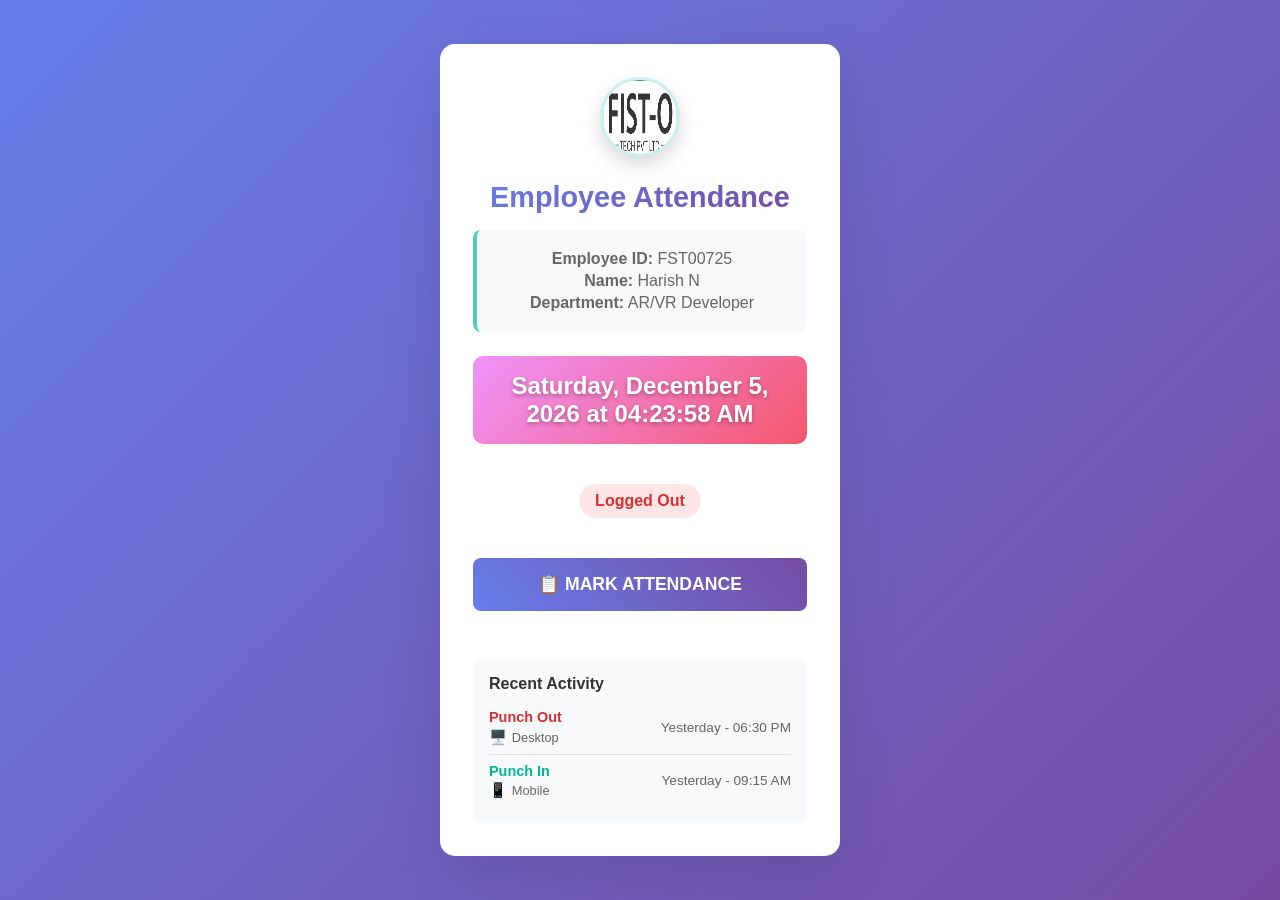
<file: DemoLogin.html>
<!DOCTYPE html>
<html lang="en">
<head>
    <meta charset="UTF-8">
    <meta name="viewport" content="width=device-width, initial-scale=1.0">
    <title>FIST-O Punch In/Out System</title>
    <style>
        * {
            margin: 0;
            padding: 0;
            box-sizing: border-box;
        }

        body {
            font-family: 'Segoe UI', Tahoma, Geneva, Verdana, sans-serif;
            background: linear-gradient(135deg, #667eea 0%, #764ba2 100%);
            min-height: 100vh;
            display: flex;
            align-items: center;
            justify-content: center;
        }

        .container {
            background: white;
            padding: 2rem;
            border-radius: 15px;
            box-shadow: 0 20px 60px rgba(0, 0, 0, 0.1);
            text-align: center;
            max-width: 400px;
            width: 90%;
            margin: 0 auto;
            position: relative;
            backdrop-filter: blur(10px);
            border: 1px solid rgba(255, 255, 255, 0.2);
        }

        .container .logo {
            width: 80px;
            height: 80px;
            border-radius: 50%;
            margin: 0 auto 1.5rem auto;
            display: block;
            object-fit: fill;
            border: 3px solid rgba(78, 205, 196, 0.3);
            box-shadow: 0 8px 20px rgba(0, 0, 0, 0.15);
            transition: all 0.3s ease;
        }

        .container .logo:hover {
            transform: translateY(-3px) scale(1.05);
            box-shadow: 0 12px 30px rgba(0, 0, 0, 0.2);
            border-color: rgba(78, 205, 196, 0.6);
        }

        .container h1 {
            color: #333;
            margin-bottom: 1rem;
            font-size: 1.8rem;
            font-weight: 700;
            background: linear-gradient(135deg, #667eea 0%, #764ba2 100%);
            -webkit-background-clip: text;
            -webkit-text-fill-color: transparent;
            background-clip: text;
            text-shadow: none;
        }

        .employee-info {
            background: #f8f9fa;
            padding: 1rem;
            border-radius: 8px;
            margin: 1rem 0;
            border-left: 4px solid #4ecdc4;
        }

        .employee-info p {
            margin: 0.25rem 0;
            color: #666;
        }

        .current-time {
            font-size: 1.5rem;
            font-weight: bold;
            color: #333;
            margin: 1.5rem 0;
            padding: 1rem;
            background: linear-gradient(135deg, #f093fb 0%, #f5576c 100%);
            border-radius: 10px;
            color: white;
            text-shadow: 0 2px 4px rgba(0, 0, 0, 0.3);
        }

        .status {
            display: inline-block;
            padding: 0.5rem 1rem;
            border-radius: 20px;
            font-weight: bold;
            margin: 1rem 0;
        }

        .status.logged-out {
            background: #ffe6e6;
            color: #d63031;
        }

        .status.logged-in {
            background: #e6f7e6;
            color: #00b894;
        }

        .attendance-btn {
            padding: 1rem 2rem;
            border: none;
            border-radius: 8px;
            font-size: 1.1rem;
            font-weight: bold;
            cursor: pointer;
            transition: all 0.3s ease;
            text-transform: uppercase;
            background: linear-gradient(45deg, #667eea, #764ba2);
            color: white;
            margin: 1.5rem 0;
            width: 100%;
        }

        .attendance-btn:hover {
            transform: translateY(-2px);
            box-shadow: 0 10px 20px rgba(102, 126, 234, 0.3);
        }

        /* Modal Styles */
        .modal {
            display: none;
            position: fixed;
            z-index: 1000;
            left: 0;
            top: 0;
            width: 100%;
            height: 100%;
            background-color: rgba(0,0,0,0.5);
            backdrop-filter: blur(5px);
        }

        .modal-content {
            background-color: white;
            margin: 2% auto;
            padding: 0;
            border-radius: 8px;
            width: 98%;
            max-width: 900px;
            position: relative;
            animation: modalSlideIn 0.3s ease;
            box-shadow: 0 10px 30px rgba(0,0,0,0.2);
            max-height: 95vh;
            overflow-y: auto;
        }

        @media (max-width: 768px) {
            .modal-content {
                width: 100%;
                height: 100%;
                margin: 0;
                border-radius: 0;
                max-height: 100vh;
                display: flex;
                flex-direction: column;
            }
        }

        @keyframes modalSlideIn {
            from {
                opacity: 0;
                transform: translateY(-50px);
            }
            to {
                opacity: 1;
                transform: translateY(0);
            }
        }

        .modal-header {
            background: #ffc107;
            color: #333;
            padding: 1rem;
            border-radius: 8px 8px 0 0;
            display: flex;
            justify-content: space-between;
            align-items: center;
            flex-shrink: 0;
        }

        .modal-header h2 {
            margin: 0;
            font-size: 1rem;
            font-weight: bold;
            word-break: break-all;
        }

        @media (max-width: 768px) {
            .modal-header {
                padding: 0.8rem;
                border-radius: 0;
            }
            .modal-header h2 {
                font-size: 0.9rem;
            }
        }

        .close {
            font-size: 1.5rem;
            font-weight: bold;
            color: #333;
            cursor: pointer;
            transition: color 0.3s;
            background: none;
            border: none;
            padding: 0;
        }

        .close:hover {
            color: #000;
        }

        .modal-body {
            padding: 1rem;
            flex: 1;
            overflow-y: auto;
        }

        @media (max-width: 768px) {
            .modal-body {
                padding: 0.8rem;
            }
        }

        .attendance-section {
            background: #f8f9fa;
            padding: 1rem;
            border-radius: 8px;
            margin-bottom: 1rem;
            border: 1px solid #dee2e6;
        }

        @media (max-width: 768px) {
            .attendance-section {
                padding: 0.8rem;
                margin-bottom: 0.8rem;
            }
        }

        .section-title {
            color: #007bff;
            font-size: 1.2rem;
            font-weight: bold;
            margin-bottom: 1.5rem;
            text-align: center;
        }

        .form-row {
            display: grid;
            grid-template-columns: repeat(auto-fit, minmax(200px, 1fr));
            gap: 1rem;
            margin-bottom: 1rem;
        }

        @media (max-width: 768px) {
            .form-row {
                grid-template-columns: 1fr;
                gap: 0.8rem;
                margin-bottom: 0.8rem;
            }
        }

        .form-group {
            display: flex;
            flex-direction: column;
        }

        .form-group label {
            color: #333;
            font-weight: 600;
            margin-bottom: 0.5rem;
            font-size: 0.9rem;
        }

        .form-group input,
        .form-group select {
            padding: 0.7rem;
            border: 1px solid #ced4da;
            border-radius: 4px;
            font-size: 0.9rem;
            transition: border-color 0.3s, box-shadow 0.3s;
            width: 100%;
            box-sizing: border-box;
            font-family: 'Courier New', monospace; /* For better time display */
        }

        @media (max-width: 768px) {
            .form-group input,
            .form-group select {
                padding: 0.8rem;
                font-size: 1rem;
                min-height: 44px;
            }
        }

        .form-group input:focus,
        .form-group select:focus {
            outline: none;
            border-color: #007bff;
            box-shadow: 0 0 0 0.2rem rgba(0, 123, 255, 0.25);
        }

        .form-group input[readonly] {
            background-color: #e9ecef;
        }

        .radio-group {
            display: flex;
            gap: 2rem;
            align-items: center;
            margin-top: 0.5rem;
            flex-wrap: wrap;
        }

        @media (max-width: 480px) {
            .radio-group {
                gap: 1rem;
            }
        }

        .radio-option {
            display: flex;
            align-items: center;
            gap: 0.5rem;
        }

        .radio-option input[type="radio"] {
            width: auto;
            margin: 0;
        }

        .radio-option input[type="radio"]:disabled {
            opacity: 0.5;
            cursor: not-allowed;
        }

        .radio-option label {
            margin: 0;
            font-weight: normal;
            cursor: pointer;
        }

        .radio-option label.disabled {
            opacity: 0.5;
            cursor: not-allowed;
        }

        .submit-btn {
            background: #007bff;
            color: white;
            border: none;
            padding: 0.8rem 2rem;
            border-radius: 4px;
            font-size: 1rem;
            font-weight: 600;
            cursor: pointer;
            transition: all 0.3s ease;
            float: right;
            margin-top: 0.5rem;
        }

        @media (max-width: 768px) {
            .submit-btn {
                width: 100%;
                float: none;
                padding: 1rem;
                font-size: 1.1rem;
                margin-top: 1rem;
            }
        }

        .submit-btn:hover {
            background: #0056b3;
            transform: translateY(-1px);
        }

        .recent-activity {
            background: #f8f9fa;
            border-radius: 8px;
            padding: 1rem;
            margin-top: 1.5rem;
            text-align: left;
        }

        .recent-activity h3 {
            color: #333;
            margin-bottom: 0.5rem;
            font-size: 1rem;
        }

        .activity-item {
            display: flex;
            justify-content: space-between;
            align-items: center;
            padding: 0.5rem 0;
            border-bottom: 1px solid #e0e0e0;
            font-size: 0.9rem;
        }

        .activity-item:last-child {
            border-bottom: none;
        }

        .activity-left {
            display: flex;
            flex-direction: column;
            gap: 0.2rem;
        }

        .activity-type {
            font-weight: bold;
        }

        .activity-device {
            font-size: 0.8rem;
            color: #666;
            display: flex;
            align-items: center;
            gap: 0.3rem;
        }

        .device-icon {
            font-size: 0.9rem;
        }

        .activity-time {
            color: #666;
            font-size: 0.85rem;
        }

        .punch-in-activity {
            color: #00b894;
        }

        .punch-out-activity {
            color: #d63031;
        }

        .success-message {
            background: #d4edda;
            border: 1px solid #c3e6cb;
            color: #155724;
            padding: 1rem;
            border-radius: 8px;
            margin: 1rem 0;
        }
    </style>
</head>

<body>
    <div class="container">
        <img src="Fisto logo new.png" alt="Logo" class="logo" />
        <h1>Employee Attendance</h1>

        <div class="employee-info">
            <p><strong>Employee ID:</strong> FST00725</p>
            <p><strong>Name:</strong> Harish N</p>
            <p><strong>Department:</strong> AR/VR Developer</p>
        </div>

        <div class="current-time" id="currentTime"></div>

        <div class="status" id="statusBadge">Logged Out</div>

        <button class="attendance-btn" id="attendanceBtn">
            📋 Mark Attendance
        </button>

        <div class="recent-activity">
            <h3>Recent Activity</h3>
            <div id="activityList">
                <div class="activity-item">
                    <span class="activity-type punch-out-activity">Punch Out</span>
                    <span>Yesterday - 06:30 PM</span>
                </div>
                <div class="activity-item">
                    <span class="activity-type punch-in-activity">Punch In</span>
                    <span>Yesterday - 09:15 AM</span>
                </div>
            </div>
        </div>
    </div>

    <!-- Modal -->
    <div id="punchModal" class="modal">
        <div class="modal-content">
            <div class="modal-header">
                <h2>Mark Attendance</h2>
                <button class="close">&times;</button>
            </div>
            <div class="modal-body">
                <!-- Attendance Section -->
                <div class="attendance-section">
                    <h3 class="section-title">Attendance</h3>

                    <div class="form-row">
                        <div class="form-group">
                            <label for="empId">Emp ID</label>
                            <input type="text" id="empId" value="FST00725" readonly>
                        </div>
                        <div class="form-group">
                            <label for="empName">Emp Name</label>
                            <input type="text" id="empName" value="Harish N" readonly>
                        </div>
                        <div class="form-group">
                            <label for="attendanceDate">Date</label>
                            <input type="date" id="attendanceDate" readonly>
                        </div>
                        <div class="form-group">
                            <label for="attendanceTime">Current Time</label>
                            <input type="time" id="attendanceTime" readonly>
                        </div>
                        <div class="form-group">
                            <label for="loginTime">Login Time</label>
                            <input type="time" id="loginTime" readonly>
                        </div>
                        <div class="form-group">
                            <label>Action</label>
                            <div class="radio-group">
                                <div class="radio-option">
                                    <input type="radio" id="radioIn" name="action" value="in">
                                    <label for="radioIn">In</label>
                                </div>
                                <div class="radio-option">
                                    <input type="radio" id="radioOut" name="action" value="out">
                                    <label for="radioOut">Out</label>
                                </div>
                            </div>
                        </div>
                    </div>

                    <button type="button" class="submit-btn" id="submitBtn">Submit</button>
                    <div style="clear: both;"></div>
                </div>
            </div>
        </div>
    </div>

    <script>
        let isLoggedIn = false;
        let activities = [
            { type: 'out', time: 'Yesterday - 06:30 PM', device: 'Desktop' },
            { type: 'in', time: 'Yesterday - 09:15 AM', device: 'Mobile' }
        ];

        // Device detection function
        function detectDevice() {
            const userAgent = navigator.userAgent.toLowerCase();
            const isMobile = /android|webos|iphone|ipad|ipod|blackberry|iemobile|opera mini|mobile/.test(userAgent);
            const isTablet = /ipad|tablet|playbook|silk/.test(userAgent);

            if (isMobile && !isTablet) {
                return 'Mobile';
            } else if (isTablet) {
                return 'Tablet';
            } else {
                return 'Desktop';
            }
        }

        // Get device icon
        function getDeviceIcon(device) {
            switch(device) {
                case 'Mobile': return '📱';
                case 'Tablet': return '💻';
                case 'Desktop':
                default: return '🖥️';
            }
        }

        // Elements
        const modal = document.getElementById('punchModal');
        const attendanceBtn = document.getElementById('attendanceBtn');
        const closeBtn = document.querySelector('.close');
        const submitBtn = document.getElementById('submitBtn');
        const statusBadge = document.getElementById('statusBadge');
        const currentTimeElement = document.getElementById('currentTime');
        const activityList = document.getElementById('activityList');

        // Modal form elements
        const empIdInput = document.getElementById('empId');
        const empNameInput = document.getElementById('empName');
        const attendanceDateInput = document.getElementById('attendanceDate');
        const attendanceTimeInput = document.getElementById('attendanceTime');
        const loginTimeInput = document.getElementById('loginTime');
        const radioIn = document.getElementById('radioIn');
        const radioOut = document.getElementById('radioOut');
        const modalClock = document.getElementById('modalClock');

        let modalClockInterval = null;
        let loginTime = null; // Store login time

        // Update modal clock
        function updateModalClock() {
            const now = new Date();
            const hours = now.getHours().toString().padStart(2, '0');
            const minutes = now.getMinutes().toString().padStart(2, '0');
            const seconds = now.getSeconds().toString().padStart(2, '0');
            modalClock.textContent = `${hours}:${minutes}:${seconds}`;
        }

        // Update current time display
        function updateTime() {
            const now = new Date();
            const timeString = now.toLocaleString('en-US', {
                weekday: 'long',
                year: 'numeric',
                month: 'long',
                day: 'numeric',
                hour: '2-digit',
                minute: '2-digit',
                second: '2-digit'
            });
            currentTimeElement.textContent = timeString;
        }

        // Set current date and time in modal
        function setCurrentDateTime() {
            const now = new Date();
            
            // Set current date in YYYY-MM-DD format (readonly)
            const dateStr = now.toISOString().split('T')[0];
            attendanceDateInput.value = dateStr;
            
            // Set current time with seconds (HH:MM:SS format)
            const hours = now.getHours().toString().padStart(2, '0');
            const minutes = now.getMinutes().toString().padStart(2, '0');
            const seconds = now.getSeconds().toString().padStart(2, '0');
            const timeStr = `${hours}:${minutes}:${seconds}`;
            attendanceTimeInput.value = timeStr;
            
            // Set login time if user is logged in, otherwise show current time
            if (loginTime) {
                loginTimeInput.value = loginTime;
            } else {
                const loginTimeStr = now.toTimeString().slice(0, 5); // Login time still HH:MM
                loginTimeInput.value = loginTimeStr;
            }
        }

        // Update status and radio button availability
        function updateStatus() {
            if (isLoggedIn) {
                statusBadge.textContent = 'Logged In';
                statusBadge.className = 'status logged-in';
            } else {
                statusBadge.textContent = 'Logged Out';
                statusBadge.className = 'status logged-out';
            }
        }

        // Update radio button states
        function updateRadioStates() {
            if (isLoggedIn) {
                // User is logged in - only allow "Out"
                radioIn.disabled = true;
                radioIn.checked = false;
                radioOut.disabled = false;
                radioOut.checked = true;
                document.querySelector('label[for="radioIn"]').classList.add('disabled');
                document.querySelector('label[for="radioOut"]').classList.remove('disabled');
            } else {
                // User is logged out - only allow "In"
                radioIn.disabled = false;
                radioIn.checked = true;
                radioOut.disabled = true;
                radioOut.checked = false;
                document.querySelector('label[for="radioIn"]').classList.remove('disabled');
                document.querySelector('label[for="radioOut"]').classList.add('disabled');
            }
        }

        // Show modal
        function showModal() {
            modal.style.display = 'block';
            setCurrentDateTime();
            updateRadioStates();
            
            // Start modal updates for time fields
            modalClockInterval = setInterval(() => {
                // Update the current time field with seconds
                const now = new Date();
                const hours = now.getHours().toString().padStart(2, '0');
                const minutes = now.getMinutes().toString().padStart(2, '0');
                const seconds = now.getSeconds().toString().padStart(2, '0');
                const timeStr = `${hours}:${minutes}:${seconds}`;
                attendanceTimeInput.value = timeStr;
                
                // Update login time field if not logged in (HH:MM format)
                if (!isLoggedIn) {
                    const loginTimeStr = now.toTimeString().slice(0, 5);
                    loginTimeInput.value = loginTimeStr;
                }
            }, 1000);
        }

        // Hide modal
        function hideModal() {
            modal.style.display = 'none';
            
            // Stop modal updates
            if (modalClockInterval) {
                clearInterval(modalClockInterval);
                modalClockInterval = null;
            }
        }

        // Add activity to list
        function addActivity(type) {
            const now = new Date();
            const timeString = now.toLocaleString('en-US', {
                month: 'short',
                day: 'numeric',
                hour: '2-digit',
                minute: '2-digit'
            });
            const currentDevice = detectDevice();

            activities.unshift({
                type: type,
                time: `Today - ${timeString}`,
                device: currentDevice
            });

            // Keep only last 5 activities
            if (activities.length > 5) {
                activities = activities.slice(0, 5);
            }

            updateActivityList();
        }

        // Update activity list
        function updateActivityList() {
            activityList.innerHTML = '';
            activities.forEach(activity => {
                const activityItem = document.createElement('div');
                activityItem.className = 'activity-item';

                const typeClass = activity.type === 'in' ? 'punch-in-activity' : 'punch-out-activity';
                const typeText = activity.type === 'in' ? 'Punch In' : 'Punch Out';
                const deviceIcon = getDeviceIcon(activity.device);

                activityItem.innerHTML = `
                    <div class="activity-left">
                        <span class="activity-type ${typeClass}">${typeText}</span>
                        <span class="activity-device">
                            <span class="device-icon">${deviceIcon}</span>
                            ${activity.device}
                        </span>
                    </div>
                    <span class="activity-time">${activity.time}</span>
                `;
                activityList.appendChild(activityItem);
            });
        }

        // Event listeners
        attendanceBtn.addEventListener('click', showModal);
        closeBtn.addEventListener('click', hideModal);

        // Close modal when clicking outside
        window.addEventListener('click', (event) => {
            if (event.target === modal) {
                hideModal();
            }
        });

        // Handle form submission
        submitBtn.addEventListener('click', (e) => {
            e.preventDefault();

            const selectedAction = document.querySelector('input[name="action"]:checked');
            if (!selectedAction) {
                alert('Please select In or Out');
                return;
            }

            const type = selectedAction.value;
            const date = attendanceDateInput.value;
            const time = attendanceTimeInput.value;

            if (!date || !time) {
                alert('Please fill in all required fields');
                return;
            }

            // Update status
            if (type === 'in') {
                isLoggedIn = true;
                // Store login time when user punches in
                const now = new Date();
                loginTime = now.toTimeString().slice(0, 5);
            } else {
                isLoggedIn = false;
                // Clear login time when user punches out
                loginTime = null;
            }
            updateStatus();

            // Add to activity
            addActivity(type);

            // Show success and close modal
            alert(`Successfully punched ${type.toUpperCase()}! Your attendance has been recorded.`);
            hideModal();
        });

        // Initialize
        updateTime();
        setInterval(updateTime, 1000);
        updateStatus();
        updateActivityList();
    </script>
</body>
</html>
</file>
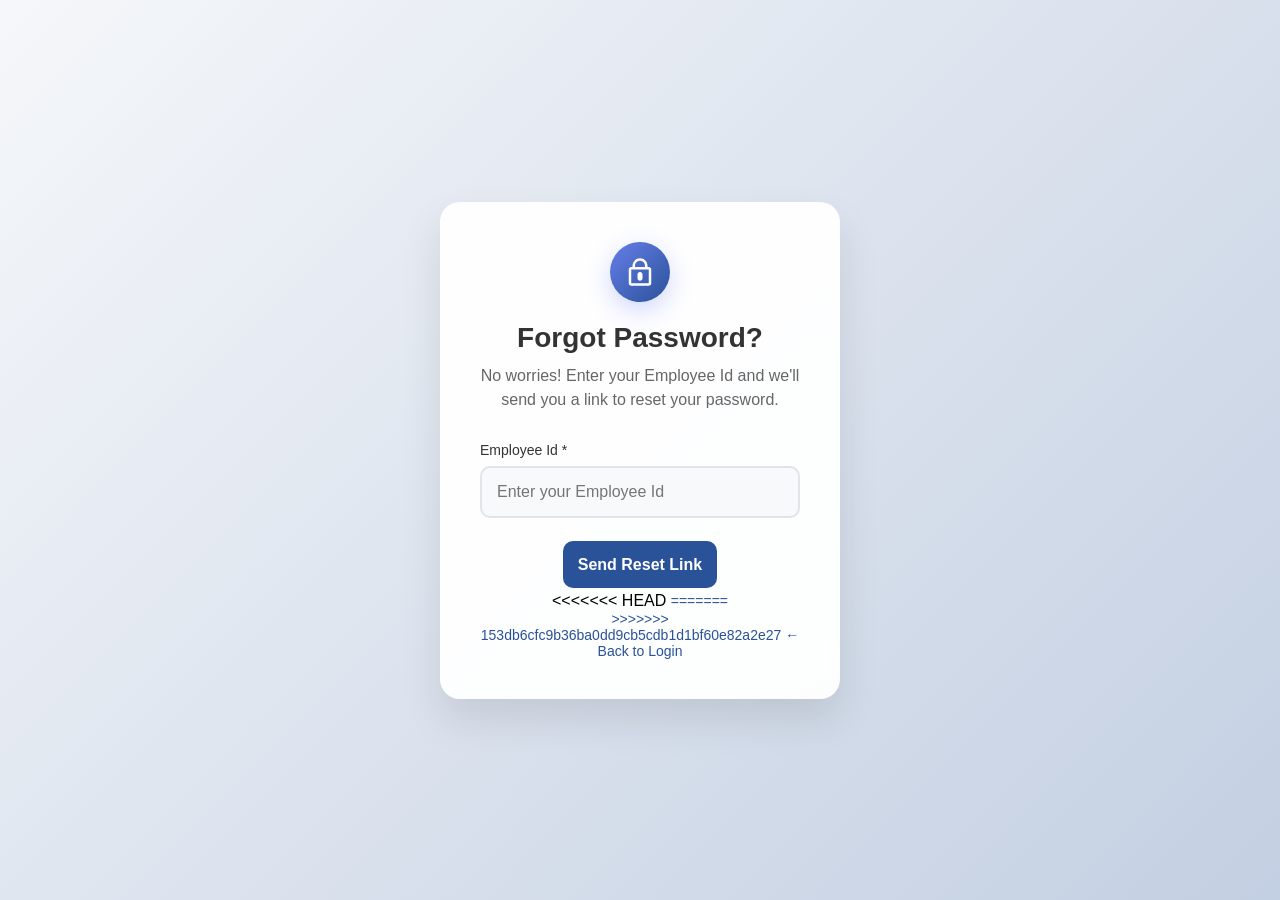
<file: forgotpassword.html>
<!DOCTYPE html>
<html lang="en">
<head>
    <meta charset="UTF-8">
    <meta name="viewport" content="width=device-width, initial-scale=1.0">
     <link rel="icon" type="image/png" href="/img/favicon-32x32.png">
    <title>Forgot Password</title>
    <link rel="stylesheet" href="forgotpassword.css">
</head>
<body>
    <div class="container">
        <div class="icon">
            <svg viewBox="0 0 24 24">
                <path d="M12 1C8.676 1 6 3.676 6 7v1H5c-1.105 0-2 .895-2 2v11c0 1.105.895 2 2 2h14c1.105 0 2-.895 2-2V10c0-1.105-.895-2-2-2h-1V7c0-3.324-2.676-6-6-6zm0 2c2.276 0 4 1.724 4 4v1H8V7c0-2.276 1.724-4 4-4zm-7 7h14v11H5V10zm7 2c-1.105 0-2 .895-2 2v3c0 1.105.895 2 2 2s2-.895 2-2v-3c0-1.105-.895-2-2-2z"/>
            </svg>
        </div>
        
        <h1>Forgot Password?</h1>
        <p class="subtitle">No worries! Enter your Employee Id and we'll send you a link to reset your password.</p>
        
        <form id="forgotPasswordForm">
            <div class="form-group">
                <label for="employee-id">Employee Id *</label>
                <input type="employee-id" id="employee-id" name="employee-id" placeholder="Enter your Employee Id" required minlength="2" maxlength="15">
            </div>
            <br>
            
           <div class="form-actions">
            <a href="resetpassword.html" class="btn">Send Reset Link</a>
            </div>
            <br>
            <div>
<<<<<<< HEAD
           <a href="index.html" class="back-to-login">
=======
           <a href="login.html" class="back-to-login">
>>>>>>> 153db6cfc9b36ba0dd9cb5cdb1d1bf60e82a2e27
            ← Back to Login
        </a>
            </div>
            
        </form>
    </div>
</body>
</html>
</file>
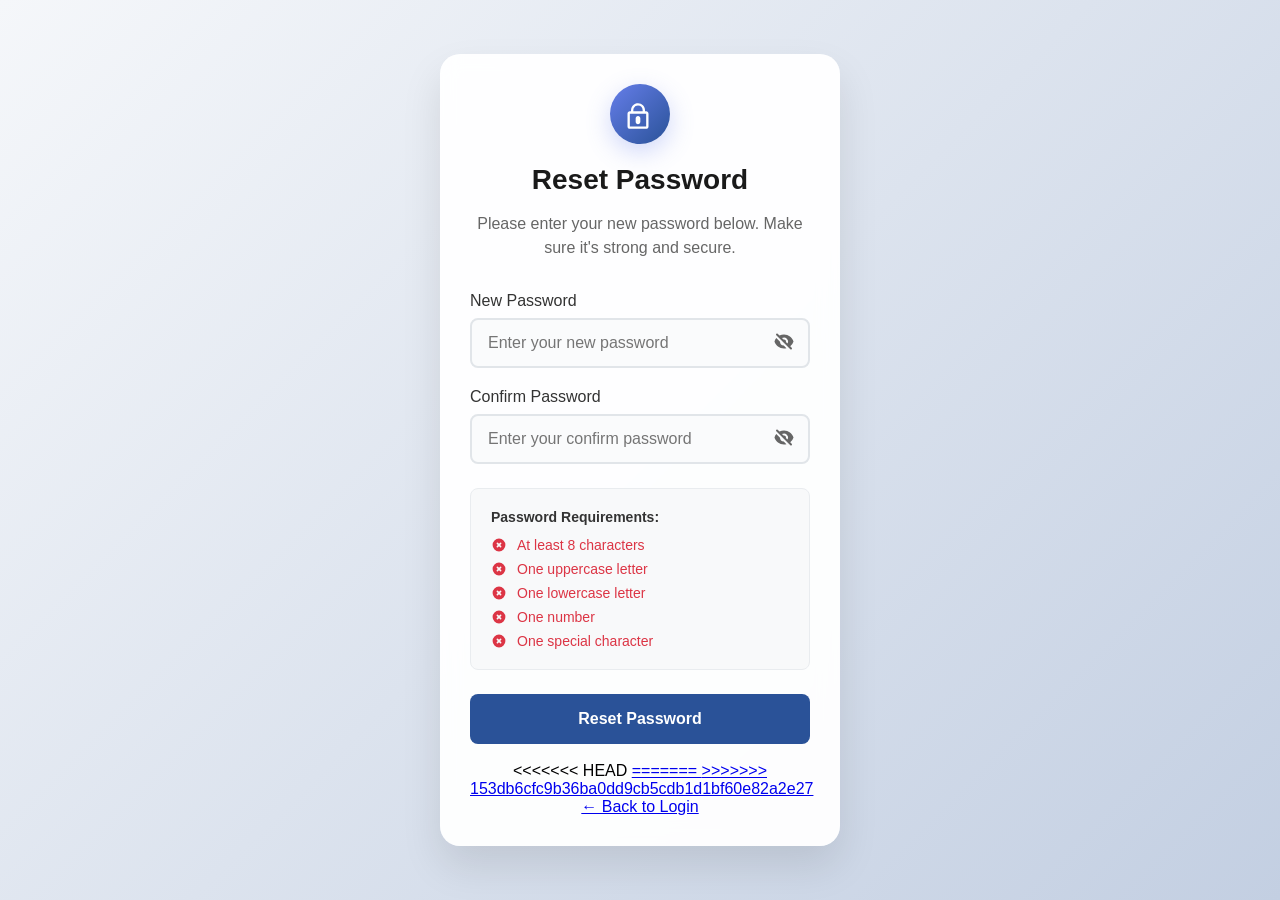
<file: resetpassword.html>
<!DOCTYPE html>
<html lang="en">
<head>
    <meta charset="UTF-8">
    <meta name="viewport" content="width=device-width, initial-scale=1.0">
     <link rel="icon" type="image/png" href="/img/favicon-32x32.png">
    <title>Reset Password</title>
    <link rel="stylesheet" href="resetpassword.css">
</head>
<body>
    <div class="reset-container">
        <div class="lock-icon">
            <svg fill="currentColor" viewBox="0 0 24 24">
                <path fill-rule="evenodd" d="M12 1C8.676 1 6 3.676 6 7v1H5c-1.105 0-2 .895-2 2v11c0 1.105.895 2 2 2h14c1.105 0 2-.895 2-2V10c0-1.105-.895-2-2-2h-1V7c0-3.324-2.676-6-6-6zm0 2c2.276 0 4 1.724 4 4v1H8V7c0-2.276 1.724-4 4-4zm-7 7h14v11H5V10zm7 2c-1.105 0-2 .895-2 2v3c0 1.105.895 2 2 2s2-.895 2-2v-3c0-1.105-.895-2-2-2z" clip-rule="evenodd"></path>
            </svg>
        </div>
        
        <h1>Reset Password</h1>
        <p class="subtitle">Please enter your new password below. Make sure it's strong and secure.</p>
        
        <form id="resetForm">
            <div class="form-group">
                <label for="newPassword">New Password</label>
                <div class="password-input-container">
                    <input 
                        type="password" 
                        id="newPassword" 
                        placeholder="Enter your new password"
                        autocomplete="new-password"
                    >
                    <button type="button" class="toggle-password" onclick="togglePassword('newPassword')">
                        <svg id="eyeIcon1" width="20" height="20" fill="currentColor" viewBox="0 0 20 20">
                            <path d="M10 12a2 2 0 100-4 2 2 0 000 4z"></path>
                            <path fill-rule="evenodd" d="M.458 10C1.732 5.943 5.522 3 10 3s8.268 2.943 9.542 7c-1.274 4.057-5.064 7-9.542 7S1.732 14.057.458 10zM14 10a4 4 0 11-8 0 4 4 0 018 0z" clip-rule="evenodd"></path>
                        </svg>
                    </button>
                </div>
            </div>
            
            <div class="form-group">
                <label for="confirmPassword">Confirm Password</label>
                <div class="password-input-container">
                    <input 
                        type="password" 
                        id="confirmPassword" 
                        placeholder="Enter your confirm password"
                        autocomplete="new-password"
                    >
                    <button type="button" class="toggle-password" onclick="togglePassword('confirmPassword')">
                        <svg id="eyeIcon2" width="20" height="20" fill="currentColor" viewBox="0 0 20 20">
                            <path d="M10 12a2 2 0 100-4 2 2 0 000 4z"></path>
                            <path fill-rule="evenodd" d="M.458 10C1.732 5.943 5.522 3 10 3s8.268 2.943 9.542 7c-1.274 4.057-5.064 7-9.542 7S1.732 14.057.458 10zM14 10a4 4 0 11-8 0 4 4 0 018 0z" clip-rule="evenodd"></path>
                        </svg>
                    </button>
                </div>
            </div>
            
            <div class="requirements">
                <h3>Password Requirements:</h3>
                <div class="requirement invalid" id="lengthReq">
                    <svg class="icon" fill="currentColor" viewBox="0 0 20 20">
                        <path fill-rule="evenodd" d="M10 18a8 8 0 100-16 8 8 0 000 16zM8.707 7.293a1 1 0 00-1.414 1.414L8.586 10l-1.293 1.293a1 1 0 101.414 1.414L10 11.414l1.293 1.293a1 1 0 001.414-1.414L11.414 10l1.293-1.293a1 1 0 00-1.414-1.414L10 8.586 8.707 7.293z" clip-rule="evenodd"></path>
                    </svg>
                    At least 8 characters
                </div>
                <div class="requirement invalid" id="uppercaseReq">
                    <svg class="icon" fill="currentColor" viewBox="0 0 20 20">
                        <path fill-rule="evenodd" d="M10 18a8 8 0 100-16 8 8 0 000 16zM8.707 7.293a1 1 0 00-1.414 1.414L8.586 10l-1.293 1.293a1 1 0 101.414 1.414L10 11.414l1.293 1.293a1 1 0 001.414-1.414L11.414 10l1.293-1.293a1 1 0 00-1.414-1.414L10 8.586 8.707 7.293z" clip-rule="evenodd"></path>
                    </svg>
                    One uppercase letter
                </div>
                <div class="requirement invalid" id="lowercaseReq">
                    <svg class="icon" fill="currentColor" viewBox="0 0 20 20">
                        <path fill-rule="evenodd" d="M10 18a8 8 0 100-16 8 8 0 000 16zM8.707 7.293a1 1 0 00-1.414 1.414L8.586 10l-1.293 1.293a1 1 0 101.414 1.414L10 11.414l1.293 1.293a1 1 0 001.414-1.414L11.414 10l1.293-1.293a1 1 0 00-1.414-1.414L10 8.586 8.707 7.293z" clip-rule="evenodd"></path>
                    </svg>
                    One lowercase letter
                </div>
                <div class="requirement invalid" id="numberReq">
                    <svg class="icon" fill="currentColor" viewBox="0 0 20 20">
                        <path fill-rule="evenodd" d="M10 18a8 8 0 100-16 8 8 0 000 16zM8.707 7.293a1 1 0 00-1.414 1.414L8.586 10l-1.293 1.293a1 1 0 101.414 1.414L10 11.414l1.293 1.293a1 1 0 001.414-1.414L11.414 10l1.293-1.293a1 1 0 00-1.414-1.414L10 8.586 8.707 7.293z" clip-rule="evenodd"></path>
                    </svg>
                    One number
                </div>
                <div class="requirement invalid" id="specialReq">
                    <svg class="icon" fill="currentColor" viewBox="0 0 20 20">
                        <path fill-rule="evenodd" d="M10 18a8 8 0 100-16 8 8 0 000 16zM8.707 7.293a1 1 0 00-1.414 1.414L8.586 10l-1.293 1.293a1 1 0 101.414 1.414L10 11.414l1.293 1.293a1 1 0 001.414-1.414L11.414 10l1.293-1.293a1 1 0 00-1.414-1.414L10 8.586 8.707 7.293z" clip-rule="evenodd"></path>
                    </svg>
                    One special character
                </div>
            </div>
            
            <button type="submit" class="reset-btn">Reset Password</button>
        </form>
        <br>
<<<<<<< HEAD
        <a href="index.html" class="back-to-login">
=======
        <a href="login.html" class="back-to-login">
>>>>>>> 153db6cfc9b36ba0dd9cb5cdb1d1bf60e82a2e27
            ← Back to Login
        </a>

    </div>

    <script>
       // SVG icon paths
const eyeOpenIcon = `<path d="M10 12a2 2 0 100-4 2 2 0 000 4z"></path><path fill-rule="evenodd" d="M.458 10C1.732 5.943 5.522 3 10 3s8.268 2.943 9.542 7c-1.274 4.057-5.064 7-9.542 7S1.732 14.057.458 10zM14 10a4 4 0 11-8 0 4 4 0 018 0z" clip-rule="evenodd"></path>`;
const eyeClosedIcon = `<path fill-rule="evenodd" d="M3.707 2.293a1 1 0 00-1.414 1.414l14 14a1 1 0 001.414-1.414l-1.473-1.473A10.014 10.014 0 0019.542 10C18.268 5.943 14.478 3 10 3a9.958 9.958 0 00-4.512 1.074l-1.78-1.781zm4.261 4.26l1.514 1.515a2.003 2.003 0 012.45 2.45l1.514 1.514a4 4 0 00-5.478-5.478z" clip-rule="evenodd"></path><path d="M12.454 16.697L9.75 13.992a4 4 0 01-3.742-3.741L2.335 6.578A9.98 9.98 0 00.458 10c1.274 4.057 5.065 7 9.542 7 .847 0 1.669-.105 2.454-.303z"></path>`;

// Toggle password visibility
function setupPasswordEyeToggle(inputId, iconId) {
    const input = document.getElementById(inputId);
    const icon = document.getElementById(iconId);

    if (!input || !icon) return;

    // Initial icon state
    input.type = 'password';
    icon.innerHTML = eyeClosedIcon;

    icon.addEventListener('click', () => {
        const isPassword = input.type === 'password';
        input.type = isPassword ? 'text' : 'password';
        icon.innerHTML = isPassword ? eyeOpenIcon : eyeClosedIcon;
    });
}

// Password validation rules
function validatePassword(password) {
    return {
        length: password.length >= 8,
        uppercase: /[A-Z]/.test(password),
        lowercase: /[a-z]/.test(password),
        number: /\d/.test(password),
        special: /[!@#$%^&*(),.?":{}|<>]/.test(password)
    };
}

// Update requirement UI
function updateRequirements(password) {
    const reqs = validatePassword(password);
    const checkIcon = `<path fill-rule="evenodd" d="M10 18a8 8 0 100-16 8 8 0 000 16zm3.707-9.293a1 1 0 00-1.414-1.414L9 10.586 7.707 9.293a1 1 0 00-1.414 1.414l2 2a1 1 0 001.414 0l4-4z" clip-rule="evenodd"></path>`;
    const xIcon = `<path fill-rule="evenodd" d="M10 18a8 8 0 100-16 8 8 0 000 16zM8.707 7.293a1 1 0 00-1.414 1.414L8.586 10l-1.293 1.293a1 1 0 101.414 1.414L10 11.414l1.293 1.293a1 1 0 001.414-1.414L11.414 10l1.293-1.293a1 1 0 00-1.414-1.414L10 8.586 8.707 7.293z" clip-rule="evenodd"></path>`;

    const updateReq = (id, valid) => {
        const el = document.getElementById(id);
        el.className = valid ? 'requirement valid' : 'requirement invalid';
        el.querySelector('.icon').innerHTML = valid ? checkIcon : xIcon;
    };

    updateReq('lengthReq', reqs.length);
    updateReq('uppercaseReq', reqs.uppercase);
    updateReq('lowercaseReq', reqs.lowercase);
    updateReq('numberReq', reqs.number);
    updateReq('specialReq', reqs.special);
}

// DOM Load
document.addEventListener('DOMContentLoaded', () => {
    setupPasswordEyeToggle('newPassword', 'eyeIcon1');
    setupPasswordEyeToggle('confirmPassword', 'eyeIcon2');

    document.getElementById('newPassword').addEventListener('input', (e) => {
        updateRequirements(e.target.value);
    });

    document.getElementById('resetForm').addEventListener('submit', function (e) {
        e.preventDefault();

        const newPassword = document.getElementById('newPassword').value;
        const confirmPassword = document.getElementById('confirmPassword').value;

        if (newPassword !== confirmPassword) {
            alert('Passwords do not match!');
            return;
        }

        const reqs = validatePassword(newPassword);
        if (!Object.values(reqs).every(Boolean)) {
            alert('Please ensure your password meets all requirements.');
            return;
        }

        alert('Password reset successfully!');
    });
});

    </script>
</body>
</html>
</file>
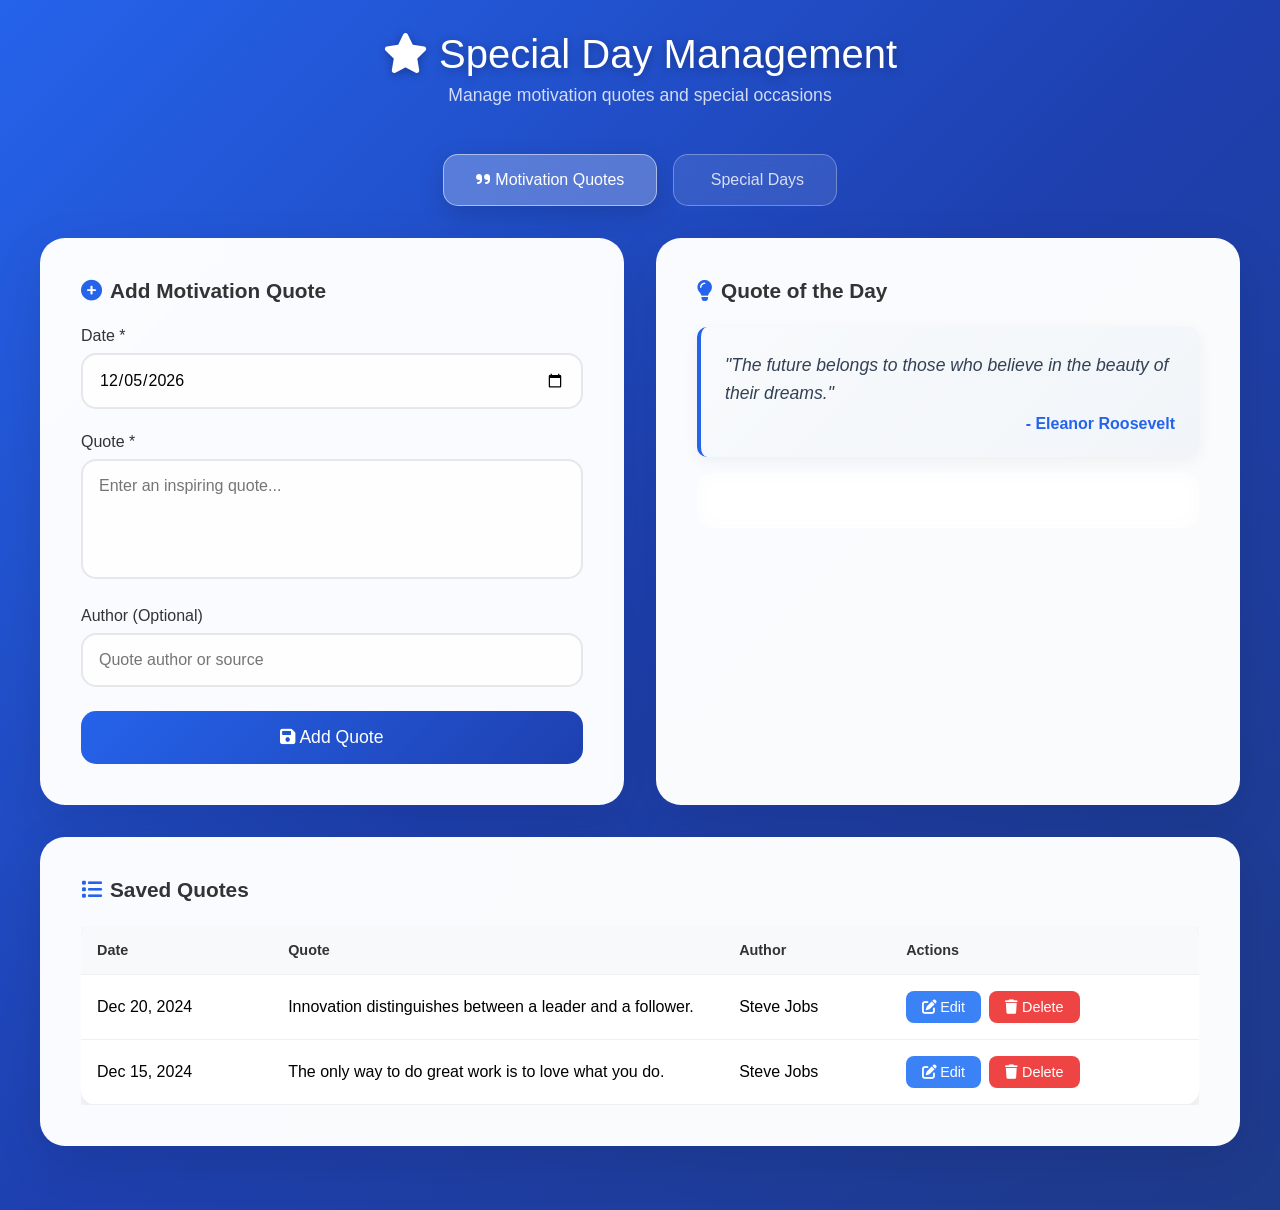
<file: specialdaypage.html>
<!DOCTYPE html>
<html lang="en">
<head>
    <meta charset="UTF-8">
    <meta name="viewport" content="width=device-width, initial-scale=1.0">
    <title>Special Day Management</title>
    <link href="https://cdnjs.cloudflare.com/ajax/libs/font-awesome/6.0.0/css/all.min.css" rel="stylesheet">
    <link rel="stylesheet" href="specialdaypage.css">
</head>
<body>
    <div class="container">
        <header class="page-header">
            <h1><i class="fas fa-star"></i> Special Day Management</h1>
            <p>Manage motivation quotes and special occasions</p>
        </header>

        <!-- Tab Navigation -->
        <div class="tabs-container">
            <button class="tab-btn active" onclick="switchTab('quotes')">
                <i class="fas fa-quote-right"></i> Motivation Quotes
            </button>
            <button class="tab-btn" onclick="switchTab('specialdays')">
                <i class="fas fa-calendar-star"></i> Special Days
            </button>
        </div>

        <!-- Motivation Quotes Tab -->
        <div id="quotes-tab" class="tab-content active">
            <div class="grid-2">
                <!-- Add Quote Form -->
                <div class="content-card">
                    <h3><i class="fas fa-plus-circle"></i> Add Motivation Quote</h3>
                    <form id="quoteForm">
                        <div class="form-group">
                            <label for="quoteDate">Date *</label>
                            <input type="date" id="quoteDate" required>
                        </div>
                        
                        <div class="form-group">
                            <label for="quoteText">Quote *</label>
                            <textarea id="quoteText" placeholder="Enter an inspiring quote..." required></textarea>
                        </div>
                        
                        <div class="form-group">
                            <label for="quoteAuthor">Author (Optional)</label>
                            <input type="text" id="quoteAuthor" placeholder="Quote author or source">
                        </div>
                        
                        <button type="submit" class="btn">
                            <i class="fas fa-save"></i> Add Quote
                        </button>
                    </form>
                </div>

                <!-- Random Quote Display -->
                <div class="content-card">
                    <h3><i class="fas fa-lightbulb"></i> Quote of the Day</h3>
                    <div id="randomQuote" class="quote-display">
                        <p>"Success is not final, failure is not fatal: it is the courage to continue that counts."</p>
                        <div class="quote-author">- Winston Churchill</div>
                    </div>
                    <button class="btn btn-secondary" onclick="showRandomQuote()">
                        <i class="fas fa-refresh"></i> Get New Quote
                    </button>
                </div>
            </div>

            <!-- Quotes List -->
            <div class="content-card">
                <h3><i class="fas fa-list"></i> Saved Quotes</h3>
                <div class="table-container">
                    <table class="data-table" id="quotesTable">
                        <thead>
                            <tr>
                                <th>Date</th>
                                <th>Quote</th>
                                <th>Author</th>
                                <th>Actions</th>
                            </tr>
                        </thead>
                        <tbody id="quotesTableBody">
                            <!-- Dynamic content -->
                        </tbody>
                    </table>
                </div>
            </div>
        </div>

        <!-- Special Days Tab -->
        <div id="specialdays-tab" class="tab-content">
            <div class="grid-2">
                <!-- Add Special Day Form -->
                <div class="content-card">
                    <h3><i class="fas fa-calendar-plus"></i> Add Special Day</h3>
                    <form id="specialDayForm">
                        <div class="form-group">
                            <label for="eventDate">Date *</label>
                            <input type="date" id="eventDate" required>
                        </div>
                        
                        <div class="form-group">
                            <label for="eventName">Event Name *</label>
                            <input type="text" id="eventName" placeholder="Enter event name..." required>
                        </div>
                        
                        <div class="form-group">
                            <label for="eventCategory">Category *</label>
                            <select id="eventCategory" required>
                                <option value="">Select Category</option>
                                <option value="Birthday">Birthday</option>
                                <option value="Holiday">Holiday</option>
                                <option value="Announcement">Announcement</option>
                            </select>
                        </div>
                        
                        <div class="form-group">
                            <label for="eventQuote">Associated Quote (Optional)</label>
                            <textarea id="eventQuote" placeholder="Add a special quote for this day..."></textarea>
                        </div>
                        
                        <div class="form-group">
                            <label for="eventDescription">Description</label>
                            <textarea id="eventDescription" placeholder="Additional details about this special day..."></textarea>
                        </div>
                        
                        <button type="submit" class="btn">
                            <i class="fas fa-calendar-check"></i> Add Special Day
                        </button>
                    </form>
                </div>

                <!-- Upcoming Special Days Preview -->
                <div class="content-card">
                    <h3><i class="fas fa-calendar-alt"></i> Upcoming Events</h3>
                    <div id="upcomingEvents">
                        <!-- Dynamic upcoming events will be displayed here -->
                    </div>
                </div>
            </div>

            <!-- Special Days List -->
            <div class="content-card">
                <h3><i class="fas fa-calendar"></i> All Special Days</h3>
                <div class="table-container">
                    <table class="data-table" id="specialDaysTable">
                        <thead>
                            <tr>
                                <th>Date</th>
                                <th>Event</th>
                                <th>Category</th>
                                <th>Quote</th>
                                <th>Actions</th>
                            </tr>
                        </thead>
                        <tbody id="specialDaysTableBody">
                            <!-- Dynamic content -->
                        </tbody>
                    </table>
                </div>
            </div>
        </div>
    </div>

    <!-- Edit Modal -->
    <div id="editModal" class="modal-overlay">
        <div class="modal-content">
            <div class="modal-header">
                <h3 id="modalTitle">Edit Item</h3>
                <button class="modal-close" onclick="closeModal()">
                    <i class="fas fa-times"></i>
                </button>
            </div>
            <div id="modalContent" class="modal-body">
                <!-- Dynamic content for editing -->
            </div>
            <div class="modal-footer">
                <button class="btn btn-secondary" onclick="closeModal()">Cancel</button>
                <button id="saveEditBtn" class="btn">Save Changes</button>
            </div>
        </div>
    </div>

    <script src="specialdaypage.js"></script>
</body>
</html>
</file>
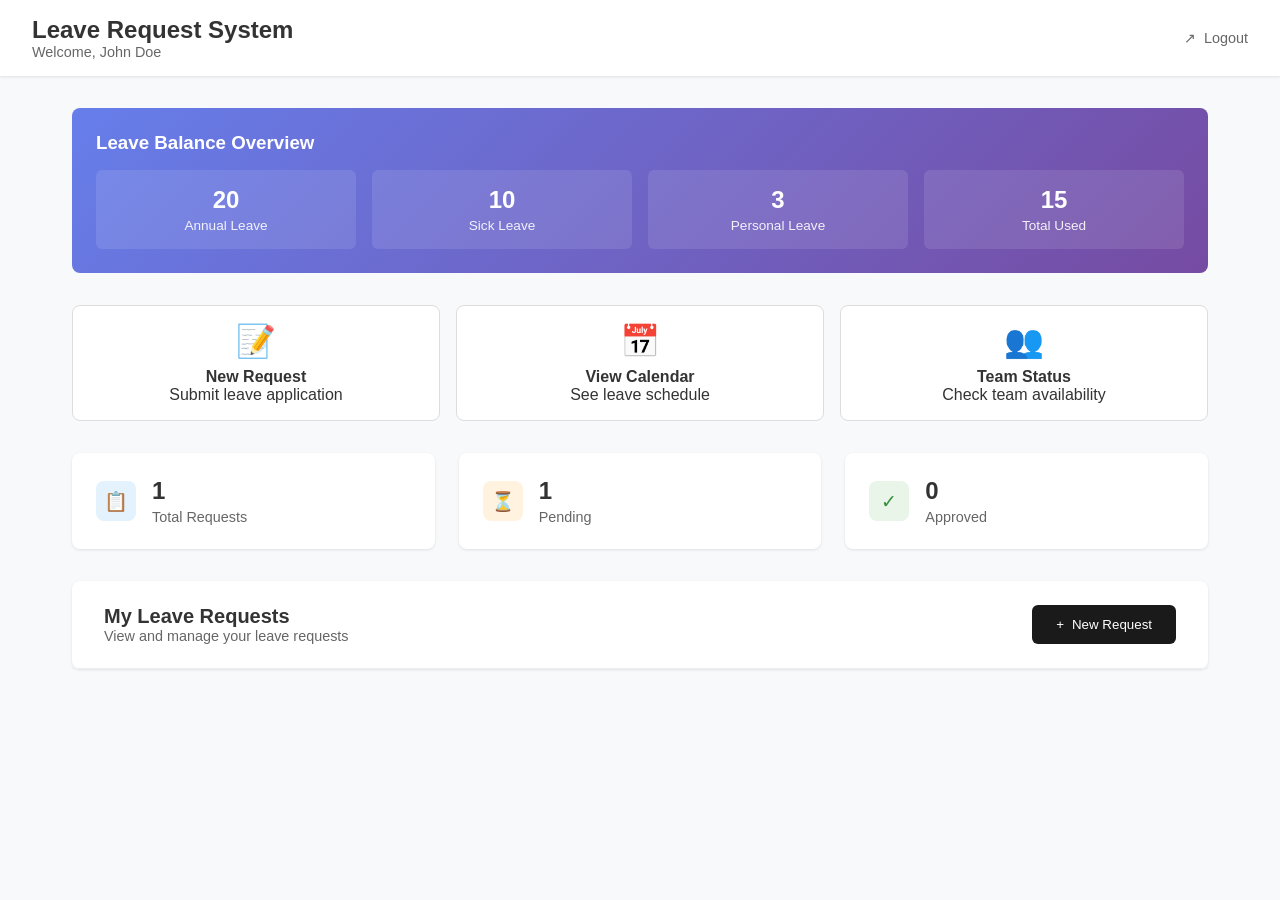
<file: Source/DemoLeaveRequest.html>
<!DOCTYPE html>
<html lang="en">
<head>
    <meta charset="UTF-8">
    <meta name="viewport" content="width=device-width, initial-scale=1.0">
    <title>Leave Request System</title>
    <style>
        * {
            margin: 0;
            padding: 0;
            box-sizing: border-box;
        }


        body {
            font-family: -apple-system, BlinkMacSystemFont, 'Segoe UI', Roboto, sans-serif;
            background: #f8f9fa;
            color: #333;
        }

        .header {
            background: white;
            padding: 1rem 2rem;
            box-shadow: 0 1px 3px rgba(0,0,0,0.1);
            display: flex;
            justify-content: space-between;
            align-items: center;
        }

        .header h1 {
            font-size: 1.5rem;
            font-weight: 600;
        }

        .header .welcome {
            color: #666;
            font-size: 0.9rem;
        }

        .logout-btn {
            background: none;
            border: none;
            color: #666;
            cursor: pointer;
            font-size: 0.9rem;
            display: flex;
            align-items: center;
            gap: 0.5rem;
        }

        .main {
            padding: 2rem;
            max-width: 1200px;
            margin: 0 auto;
        }

        .stats {
            display: grid;
            grid-template-columns: repeat(auto-fit, minmax(200px, 1fr));
            gap: 1.5rem;
            margin-bottom: 2rem;
        }

        .stat-card {
            background: white;
            padding: 1.5rem;
            border-radius: 8px;
            box-shadow: 0 1px 3px rgba(0,0,0,0.1);
            display: flex;
            align-items: center;
            gap: 1rem;
        }

        .stat-icon {
            width: 40px;
            height: 40px;
            border-radius: 8px;
            display: flex;
            align-items: center;
            justify-content: center;
            font-size: 1.2rem;
        }

        .stat-icon.blue { background: #e3f2fd; color: #1976d2; }
        .stat-icon.orange { background: #fff3e0; color: #f57c00; }
        .stat-icon.green { background: #e8f5e8; color: #388e3c; }
        .stat-icon.red { background: #ffebee; color: #d32f2f; }

        .stat-info h3 {
            font-size: 1.5rem;
            font-weight: 600;
            margin-bottom: 0.25rem;
        }

        .stat-info p {
            color: #666;
            font-size: 0.9rem;
        }

        .section {
            background: white;
            border-radius: 8px;
            box-shadow: 0 1px 3px rgba(0,0,0,0.1);
            margin-bottom: 2rem;
        }

        .section-header {
            padding: 1.5rem 2rem;
            border-bottom: 1px solid #eee;
            display: flex;
            justify-content: space-between;
            align-items: center;
        }

        .section-title {
            font-size: 1.25rem;
            font-weight: 600;
        }

        .section-subtitle {
            color: #666;
            font-size: 0.9rem;
        }

        .btn {
            padding: 0.75rem 1.5rem;
            border: none;
            border-radius: 6px;
            cursor: pointer;
            font-weight: 500;
            display: inline-flex;
            align-items: center;
            gap: 0.5rem;
            transition: all 0.2s;
        }

        .btn-primary {
            background: #1a1a1a;
            color: white;
        }

        .btn-primary:hover {
            background: #333;
        }

        .btn-success {
            background: #28a745;
            color: white;
        }

        .btn-danger {
            background: #dc3545;
            color: white;
        }

        .btn-secondary {
            background: #6c757d;
            color: white;
        }

        .leave-item {
            padding: 1.5rem 2rem;
            border-bottom: 1px solid #eee;
        }

        .leave-item:last-child {
            border-bottom: none;
        }

        .leave-header {
            display: flex;
            justify-content: between;
            align-items: flex-start;
            gap: 1rem;
            margin-bottom: 0.75rem;
        }

        .leave-title {
            font-weight: 600;
            display: flex;
            align-items: center;
            gap: 0.75rem;
        }

        .status-badge {
            padding: 0.25rem 0.75rem;
            border-radius: 12px;
            font-size: 0.75rem;
            font-weight: 500;
        }

        .status-pending {
            background: #fff3cd;
            color: #856404;
        }

        .status-approved {
            background: #d4edda;
            color: #155724;
        }

        .status-rejected {
            background: #f8d7da;
            color: #721c24;
        }

        .leave-details {
            color: #666;
            font-size: 0.9rem;
            line-height: 1.5;
        }

        .leave-meta {
            display: flex;
            justify-content: space-between;
            align-items: center;
            margin-top: 0.75rem;
        }

        .leave-actions {
            display: flex;
            gap: 0.5rem;
        }

        .modal {
            display: none;
            position: fixed;
            top: 0;
            left: 0;
            width: 100%;
            height: 100%;
            background: rgba(0,0,0,0.5);
            z-index: 1000;
            align-items: center;
            justify-content: center;
        }

        .modal.active {
            display: flex;
        }

        .modal-content {
            background: white;
            border-radius: 8px;
            width: 90%;
            max-width: 500px;
            max-height: 90vh;
            overflow-y: auto;
        }

        .modal-header {
            padding: 1.5rem 2rem;
            border-bottom: 1px solid #eee;
            display: flex;
            justify-content: space-between;
            align-items: center;
        }

        .modal-title {
            font-size: 1.25rem;
            font-weight: 600;
        }

        .close-btn {
            background: none;
            border: none;
            font-size: 1.5rem;
            cursor: pointer;
            color: #666;
        }

        .modal-body {
            padding: 2rem;
        }

        .form-group {
            margin-bottom: 1.5rem;
        }

        .form-label {
            display: block;
            margin-bottom: 0.5rem;
            font-weight: 500;
        }
        #halfDayPeriodGroup label {
        margin-right: 10px; /* adds 10px space after each label */
        }


        .form-control {
            width: 100%;
            padding: 0.75rem;
            border: 1px solid #ddd;
            border-radius: 6px;
            font-size: 0.9rem;
        }

        .form-control:focus {
            outline: none;
            border-color: #007bff;
            box-shadow: 0 0 0 2px rgba(0,123,255,0.25);
        }

        .date-row {
            display: grid;
            grid-template-columns: 1fr 1fr;
            gap: 1rem;
        }

        .duration-info {
            background: #e3f2fd;
            padding: 0.75rem;
            border-radius: 6px;
            margin-top: 0.5rem;
            color: #1976d2;
            font-weight: 500;
        }

        .modal-footer {
            padding: 1rem 2rem;
            border-top: 1px solid #eee;
            display: flex;
            justify-content: flex-end;
            gap: 1rem;
        }

        .table {
            width: 100%;
            border-collapse: collapse;
        }

        .table th,
        .table td {
            padding: 1rem;
            text-align: left;
            border-bottom: 1px solid #eee;
        }

        .table th {
            background: #f8f9fa;
            font-weight: 600;
            color: #666;
        }

        .tabs {
            display: flex;
            gap: 0.25rem;
            margin-bottom: 2rem;
        }

        .tab {
            padding: 0.75rem 1rem;
            background: none;
            border: none;
            border-radius: 6px;
            cursor: pointer;
            font-weight: 500;
            color: #666;
        }

        .tab.active {
            background: #1a1a1a;
            color: white;
        }

        .tab-content {
            display: none;
        }

        .tab-content.active {
            display: block;
        }

        .approval-card {
            background: white;
            border: 1px solid #eee;
            border-radius: 8px;
            padding: 1.5rem;
            margin-bottom: 1rem;
        }

        .approval-header {
            display: flex;
            justify-content: space-between;
            align-items: flex-start;
            margin-bottom: 1rem;
        }

        .employee-info h4 {
            font-weight: 600;
            margin-bottom: 0.25rem;
        }

        .employee-info p {
            color: #666;
            font-size: 0.9rem;
        }

        .approval-details {
            display: grid;
            grid-template-columns: repeat(auto-fit, minmax(150px, 1fr));
            gap: 1rem;
            margin-bottom: 1rem;
        }

        .detail-item {
            font-size: 0.9rem;
        }

        .detail-label {
            color: #666;
            margin-bottom: 0.25rem;
        }

        .detail-value {
            font-weight: 500;
        }

        .comments {
            background: #f8f9fa;
            padding: 0.75rem;
            border-radius: 6px;
            margin-top: 1rem;
            font-size: 0.9rem;
            color: #666;
        }

        .leave-balance {
            background: linear-gradient(135deg, #667eea 0%, #764ba2 100%);
            color: white;
            padding: 1.5rem;
            border-radius: 8px;
            margin-bottom: 2rem;
        }

        .balance-grid {
            display: grid;
            grid-template-columns: repeat(auto-fit, minmax(120px, 1fr));
            gap: 1rem;
            margin-top: 1rem;
        }

        .balance-item {
            text-align: center;
            background: rgba(255,255,255,0.1);
            padding: 1rem;
            border-radius: 6px;
        }

        .balance-item h4 {
            font-size: 1.5rem;
            margin-bottom: 0.25rem;
        }

        .balance-item p {
            font-size: 0.85rem;
            opacity: 0.9;
        }

        .calendar-view {
            background: white;
            border-radius: 8px;
            padding: 1.5rem;
            margin-bottom: 2rem;
            box-shadow: 0 1px 3px rgba(0,0,0,0.1);
        }

        .calendar-header {
            display: flex;
            justify-content: between;
            align-items: center;
            margin-bottom: 1rem;
        }

        .calendar-nav {
            display: flex;
            gap: 0.5rem;
        }

        .nav-btn {
            background: #f8f9fa;
            border: 1px solid #ddd;
            border-radius: 4px;
            padding: 0.5rem;
            cursor: pointer;
        }

        .calendar-grid {
            display: grid;
            grid-template-columns: repeat(7, 1fr);
            gap: 1px;
            background: #ddd;
            border-radius: 6px;
            overflow: hidden;
        }

        .calendar-day {
            background: white;
            padding: 0.75rem;
            min-height: 60px;
            font-size: 0.9rem;
            position: relative;
        }

        .calendar-day.other-month {
            color: #ccc;
            background: #f8f9fa;
        }

        .calendar-day.has-leave {
            background: #e3f2fd;
        }

        .calendar-day.weekend {
            background: #f8f9fa;
        }

        .leave-indicator {
            position: absolute;
            bottom: 2px;
            left: 2px;
            right: 2px;
            height: 3px;
            border-radius: 2px;
        }

        .leave-indicator.approved { background: #28a745; }
        .leave-indicator.pending { background: #ffc107; }
        .leave-indicator.rejected { background: #dc3545; }

        .notification {
            position: fixed;
            top: 1rem;
            right: 1rem;
            padding: 1rem 1.5rem;
            border-radius: 6px;
            color: white;
            font-weight: 500;
            z-index: 1001;
            transform: translateX(400px);
            transition: transform 0.3s ease;
        }

        .notification.show {
            transform: translateX(0);
        }

        .notification.success { background: #28a745; }
        .notification.error { background: #dc3545; }
        .notification.info { background: #17a2b8; }

        .team-calendar {
            background: white;
            border-radius: 8px;
            padding: 1.5rem;
            box-shadow: 0 1px 3px rgba(0,0,0,0.1);
            margin-bottom: 2rem;
        }

        .team-member {
            display: flex;
            align-items: center;
            padding: 0.75rem 0;
            border-bottom: 1px solid #eee;
        }

        .team-member:last-child {
            border-bottom: none;
        }

        .avatar {
            width: 40px;
            height: 40px;
            border-radius: 50%;
            background: #e3f2fd;
            display: flex;
            align-items: center;
            justify-content: center;
            font-weight: 600;
            color: #1976d2;
            margin-right: 1rem;
        }

        .member-info {
            flex: 1;
        }

        .member-status {
            padding: 0.25rem 0.75rem;
            border-radius: 12px;
            font-size: 0.75rem;
            font-weight: 500;
        }

        .status-available {
            background: #d4edda;
            color: #155724;
        }

        .status-on-leave {
            background: #fff3cd;
            color: #856404;
        }

        .quick-actions {
            display: grid;
            grid-template-columns: repeat(auto-fit, minmax(200px, 1fr));
            gap: 1rem;
            margin-bottom: 2rem;
        }

        .quick-action {
            background: white;
            border: 1px solid #ddd;
            border-radius: 8px;
            padding: 1rem;
            cursor: pointer;
            transition: all 0.2s;
            text-align: center;
        }

        .quick-action:hover {
            border-color: #007bff;
            box-shadow: 0 2px 8px rgba(0,123,255,0.1);
        }

        .quick-action-icon {
            font-size: 2rem;
            margin-bottom: 0.5rem;
        }

        .analytics-card {
            background: white;
            border-radius: 8px;
            padding: 1.5rem;
            box-shadow: 0 1px 3px rgba(0,0,0,0.1);
            margin-bottom: 1rem;
        }

        .chart-placeholder {
            height: 200px;
            background: #f8f9fa;
            border-radius: 6px;
            display: flex;
            align-items: center;
            justify-content: center;
            color: #666;
            font-style: italic;
        }

        @media (max-width: 768px) {
            .main {
                padding: 1rem;
            }

            .stats {
                grid-template-columns: 1fr;
            }

            .date-row {
                grid-template-columns: 1fr;
            }

            .approval-details {
                grid-template-columns: 1fr;
            }
        }
    </style>
</head>
<body>
    <div class="header">
        <div>
            <h1 id="pageTitle">Leave Request System</h1>
            <div class="welcome" id="welcomeText">Welcome, John Doe</div>
        </div>
        <button class="logout-btn" onclick="logout()">
            <span>↗</span> Logout
        </button>
    </div>

    <div class="main">
        <!-- Employee Dashboard -->
        <div id="employeeDashboard">
            <!-- Leave Balance Overview -->
            <div class="leave-balance">
                <h3>Leave Balance Overview</h3>
                <div class="balance-grid">
                    <div class="balance-item">
                        <h4>20</h4>
                        <p>Annual Leave</p>
                    </div>
                    <div class="balance-item">
                        <h4>10</h4>
                        <p>Sick Leave</p>
                    </div>
                    <div class="balance-item">
                        <h4>3</h4>
                        <p>Personal Leave</p>
                    </div>
                    <div class="balance-item">
                        <h4>15</h4>
                        <p>Total Used</p>
                    </div>
                </div>
            </div>

            <!-- Quick Actions -->
            <div class="quick-actions">
                <div class="quick-action" onclick="openNewRequestModal()">
                    <div class="quick-action-icon">📝</div>
                    <h4>New Request</h4>
                    <p>Submit leave application</p>
                </div>
                <div class="quick-action" onclick="viewCalendar()">
                    <div class="quick-action-icon">📅</div>
                    <h4>View Calendar</h4>
                    <p>See leave schedule</p>
                </div>
                <div class="quick-action" onclick="viewTeamStatus()">
                    <div class="quick-action-icon">👥</div>
                    <h4>Team Status</h4>
                    <p>Check team availability</p>
                </div>
            </div>

            <div class="stats">
                <div class="stat-card">
                    <div class="stat-icon blue">📋</div>
                    <div class="stat-info">
                        <h3 id="totalRequests">1</h3>
                        <p>Total Requests</p>
                    </div>
                </div>
                <div class="stat-card">
                    <div class="stat-icon orange">⏳</div>
                    <div class="stat-info">
                        <h3 id="pendingRequests">1</h3>
                        <p>Pending</p>
                    </div>
                </div>
                <div class="stat-card">
                    <div class="stat-icon green">✓</div>
                    <div class="stat-info">
                        <h3 id="approvedRequests">0</h3>
                        <p>Approved</p>
                    </div>
                </div>
            </div>

            <!-- Calendar View -->
            <div id="calendarSection" class="calendar-view" style="display: none;">
                <div class="calendar-header">
                    <h3>Leave Calendar - <span id="currentMonth">September 2025</span></h3>
                    <div class="calendar-nav">
                        <button class="nav-btn" onclick="previousMonth()">‹</button>
                        <button class="nav-btn" onclick="nextMonth()">›</button>
                        <button class="nav-btn" onclick="toggleCalendar()">Close</button>
                    </div>
                </div>
                <div class="calendar-grid" id="calendarGrid">
                    <!-- Calendar will be populated here -->
                </div>
            </div>

            <!-- Team Status -->
            <div id="teamSection" class="team-calendar" style="display: none;">
                <div class="section-header">
                    <h3>Team Availability</h3>
                    <button class="nav-btn" onclick="toggleTeamStatus()">Close</button>
                </div>
                <div class="team-member">
                    <div class="avatar">JD</div>
                    <div class="member-info">
                        <div style="font-weight: 600;">John Doe</div>
                        <div style="color: #666; font-size: 0.9rem;">Engineering</div>
                    </div>
                    <div class="member-status status-on-leave">On Leave</div>
                </div>
                <div class="team-member">
                    <div class="avatar">JS</div>
                    <div class="member-info">
                        <div style="font-weight: 600;">Jane Smith</div>
                        <div style="color: #666; font-size: 0.9rem;">Marketing</div>
                    </div>
                    <div class="member-status status-available">Available</div>
                </div>
                <div class="team-member">
                    <div class="avatar">MJ</div>
                    <div class="member-info">
                        <div style="font-weight: 600;">Mike Johnson</div>
                        <div style="color: #666; font-size: 0.9rem;">Sales</div>
                    </div>
                    <div class="member-status status-available">Available</div>
                </div>
            </div>

            <div class="section">
                <div class="section-header">
                    <div>
                        <div class="section-title">My Leave Requests</div>
                        <div class="section-subtitle">View and manage your leave requests</div>
                    </div>
                    <button class="btn btn-primary" onclick="openNewRequestModal()">
                        <span>+</span> New Request
                    </button>
                </div>
                <div id="leaveRequests">
                    <!-- Leave requests will be populated here -->
                </div>
            </div>
        </div>

        <!-- HR Dashboard -->
        <div id="hrDashboard" style="display: none;">
            <div class="stats">
                <div class="stat-card">
                    <div class="stat-icon blue">👥</div>
                    <div class="stat-info">
                        <h3>3</h3>
                        <p>Total Users</p>
                    </div>
                </div>
                <div class="stat-card">
                    <div class="stat-icon blue">📋</div>
                    <div class="stat-info">
                        <h3 id="hrTotalRequests">3</h3>
                        <p>Total Requests</p>
                    </div>
                </div>
                <div class="stat-card">
                    <div class="stat-icon orange">⏳</div>
                    <div class="stat-info">
                        <h3 id="hrPendingRequests">0</h3>
                        <p>Pending</p>
                    </div>
                </div>
                <div class="stat-card">
                    <div class="stat-icon green">✓</div>
                    <div class="stat-info">
                        <h3 id="hrApprovedRequests">2</h3>
                        <p>Approved</p>
                    </div>
                </div>
                <div class="stat-card">
                    <div class="stat-icon red">✕</div>
                    <div class="stat-info">
                        <h3 id="hrRejectedRequests">1</h3>
                        <p>Rejected</p>
                    </div>
                </div>
            </div>

            <div class="tabs">
                <button class="tab active" onclick="switchTab('approval')">Approval Queue</button>
                <button class="tab" onclick="switchTab('users')">User Management</button>
                <button class="tab" onclick="switchTab('reports')">Leave Reports</button>
                <button class="tab" onclick="switchTab('analytics')">Analytics</button>
            </div>

            <div id="approvalTab" class="tab-content active">
                <div class="section">
                    <div class="section-header">
                        <div>
                            <div class="section-title">Pending Approvals</div>
                            <div class="section-subtitle">Review and approve leave requests</div>
                        </div>
                    </div>
                    <div id="pendingApprovals">
                        <div style="padding: 2rem; text-align: center; color: #666;">
                            No pending approvals at the moment
                        </div>
                    </div>
                </div>
            </div>

            <div id="usersTab" class="tab-content">
                <div class="section">
                    <div class="section-header">
                        <div>
                            <div class="section-title">User Management</div>
                            <div class="section-subtitle">Manage employee profiles and leave balances</div>
                        </div>
                        <button class="btn btn-primary" onclick="addNewUser()">
                            <span>+</span> Add User
                        </button>
                    </div>
                    <table class="table">
                        <thead>
                            <tr>
                                <th>Employee</th>
                                <th>Department</th>
                                <th>Annual Leave</th>
                                <th>Sick Leave</th>
                                <th>Used This Year</th>
                                <th>Actions</th>
                            </tr>
                        </thead>
                        <tbody>
                            <tr>
                                <td>
                                    <div style="display: flex; align-items: center; gap: 0.75rem;">
                                        <div class="avatar">JD</div>
                                        <div>
                                            <div style="font-weight: 600;">John Doe</div>
                                            <div style="color: #666; font-size: 0.85rem;">john.doe@company.com</div>
                                        </div>
                                    </div>
                                </td>
                                <td>Engineering</td>
                                <td>20 days</td>
                                <td>10 days</td>
                                <td>5 days</td>
                                <td>
                                    <button class="btn btn-secondary" style="font-size: 0.8rem; padding: 0.5rem 0.75rem;">Edit</button>
                                </td>
                            </tr>
                            <tr>
                                <td>
                                    <div style="display: flex; align-items: center; gap: 0.75rem;">
                                        <div class="avatar">JS</div>
                                        <div>
                                            <div style="font-weight: 600;">Jane Smith</div>
                                            <div style="color: #666; font-size: 0.85rem;">jane.smith@company.com</div>
                                        </div>
                                    </div>
                                </td>
                                <td>Marketing</td>
                                <td>22 days</td>
                                <td>12 days</td>
                                <td>2 days</td>
                                <td>
                                    <button class="btn btn-secondary" style="font-size: 0.8rem; padding: 0.5rem 0.75rem;">Edit</button>
                                </td>
                            </tr>
                            <tr>
                                <td>
                                    <div style="display: flex; align-items: center; gap: 0.75rem;">
                                        <div class="avatar">MJ</div>
                                        <div>
                                            <div style="font-weight: 600;">Mike Johnson</div>
                                            <div style="color: #666; font-size: 0.85rem;">mike.johnson@company.com</div>
                                        </div>
                                    </div>
                                </td>
                                <td>Sales</td>
                                <td>25 days</td>
                                <td>10 days</td>
                                <td>0 days</td>
                                <td>
                                    <button class="btn btn-secondary" style="font-size: 0.8rem; padding: 0.5rem 0.75rem;">Edit</button>
                                </td>
                            </tr>
                        </tbody>
                    </table>
                </div>
            </div>

            <div id="analyticsTab" class="tab-content">
                <div class="stats">
                    <div class="stat-card">
                        <div class="stat-icon blue">📊</div>
                        <div class="stat-info">
                            <h3>75%</h3>
                            <p>Approval Rate</p>
                        </div>
                    </div>
                    <div class="stat-card">
                        <div class="stat-icon green">⏱️</div>
                        <div class="stat-info">
                            <h3>1.2</h3>
                            <p>Avg Days to Approve</p>
                        </div>
                    </div>
                    <div class="stat-card">
                        <div class="stat-icon orange">🏖️</div>
                        <div class="stat-info">
                            <h3>18.5</h3>
                            <p>Avg Leave Days/Employee</p>
                        </div>
                    </div>
                </div>

                <div class="analytics-card">
                    <h4>Monthly Leave Trends</h4>
                    <div class="chart-placeholder">
                        📈 Chart: Monthly leave requests over time would be displayed here
                    </div>
                </div>

                <div class="analytics-card">
                    <h4>Department Breakdown</h4>
                    <div class="chart-placeholder">
                        🥧 Chart: Leave requests by department would be displayed here
                    </div>
                </div>
            </div>

            <div id="reportsTab" class="tab-content">
                <div class="section">
                    <div class="section-header">
                        <div>
                            <div class="section-title">Leave Reports</div>
                            <div class="section-subtitle">View and export leave request reports</div>
                        </div>
                        <button class="btn btn-primary" onclick="exportToExcel()">
                            <span>↓</span> Export to Excel
                        </button>
                    </div>
                    <table class="table">
                        <thead>
                            <tr>
                                <th>Employee</th>
                                <th>Department</th>
                                <th>Leave Type</th>
                                <th>Duration</th>
                                <th>Status</th>
                                <th>Submitted</th>
                            </tr>
                        </thead>
                        <tbody id="reportsTableBody">
                            <tr>
                                <td>John Doe</td>
                                <td>Engineering</td>
                                <td>Annual</td>
                                <td>5 days<br><small style="color: #666;">8/1/2025 - 8/5/2025</small></td>
                                <td><span class="status-badge status-approved">Approved</span></td>
                                <td>7/15/2025</td>
                            </tr>
                            <tr>
                                <td>Jane Smith</td>
                                <td>Marketing</td>
                                <td>Sick</td>
                                <td>2 days<br><small style="color: #666;">7/28/2025 - 7/29/2025</small></td>
                                <td><span class="status-badge status-approved">Approved</span></td>
                                <td>7/20/2025</td>
                            </tr>
                            <tr>
                                <td>Mike Johnson</td>
                                <td>Sales</td>
                                <td>Annual</td>
                                <td>6 days<br><small style="color: #666;">9/15/2025 - 9/20/2025</small></td>
                                <td><span class="status-badge status-rejected">Rejected</span></td>
                                <td>7/25/2025</td>
                            </tr>
                        </tbody>
                    </table>
                </div>
            </div>
        </div>
    </div>

    <!-- New Leave Request Modal -->
    <div id="newRequestModal" class="modal">
        <div class="modal-content">
            <div class="modal-header">
                <div>
                    <div class="modal-title">New Leave Request</div>
                    <div style="color: #666; font-size: 0.9rem;">Submit a new leave request for approval</div>
                </div>
                <button class="close-btn" onclick="closeModal()">&times;</button>
            </div>
            <div class="modal-body">
                <form id="leaveRequestForm">
                    <div class="form-group">
                        <label class="form-label">Leave Type</label>
                        <select class="form-control" id="leaveType" required>
                            <option value="">Select leave type</option>
                            <option value="Annual Leave">Annual Leave</option>
                            <option value="Sick Leave">Sick Leave</option>
                            <option value="Maternity/Paternity Leave">Maternity/Paternity Leave</option>
                            <option value="Emergency Leave">Emergency Leave</option>
                            <option value="Other">Other</option>
                        </select>
                    </div>
                    
                    <div class="form-group">
                        <label class="form-label">Number of Days</label>
                        <select class="form-control" id="numberOfDays" required onchange="handleDaysChange()">
                            <option value="">Select duration</option>
                            <option value="0.5">Half Day</option>
                            <option value="1">1 Day</option>
                            <option value="2">2 Days</option>
                            <option value="3">3 Days</option>
                            <option value="4">4 Days</option>
                            <option value="5">5 Days</option>
                            <option value="custom">More than 5 days (Custom)</option>
                        </select>
                    </div>

                  <!-- Leave Date (single date for half/1 day) -->
                    <div id="singleDateGroup" class="form-group" style="display: none;">
                        <label class="form-label">Leave Date</label>
                        <input type="date" class="form-control" id="singleDate">
                    </div>

                    <!-- Half Day Period (only if half day selected) -->
                    <div id="halfDayPeriodGroup" class="form-group" style="display: none;">
                        <label class="form-label">Half Day Period</label><br>
                        <label><input type="radio" name="halfDayPeriod" value="Morning"> Morning</label>
                        <label><input type="radio" name="halfDayPeriod" value="Afternoon"> Afternoon</label>
                    </div>

                    <!-- Start Date -->
                    <div id="startDateGroup" class="form-group" style="display: none;">
                        <label class="form-label">Start Date</label>
                        <input type="date" class="form-control" id="startDate">
                    </div>

                    <!-- End Date -->
                    <div id="endDateGroup" class="form-group" style="display: none;">
                        <label class="form-label">End Date</label>
                        <input type="date" class="form-control" id="endDate">
                    </div>

                    <!-- Custom Duration -->
                    <div id="customDurationGroup" class="form-group" style="display: none;">
                        <label class="form-label">Custom Duration (Days)</label>
                        <input type="number" class="form-control" id="customDuration" min="6" max="30" placeholder="Enter number of days">
                    </div>


                    <div id="durationDisplay" class="duration-info" style="display: none;">
                        Duration: <span id="durationText">0 days</span>
                    </div>
                    
                    <div class="form-group">
                        <label class="form-label">Reason</label>
                        <textarea class="form-control" id="reason" rows="3" placeholder="Provide a reason for your leave request" required></textarea>
                    </div>
                </form>
            </div>
            <div class="modal-footer">
                <button type="button" class="btn btn-secondary" onclick="closeModal()">Cancel</button>
                <button type="submit" class="btn btn-primary" onclick="submitLeaveRequest()">Submit Request</button>
            </div>
        </div>
    </div>

    <script>
        // Sample data
        let currentUser = 'employee'; // 'employee' or 'hr'
        let leaveRequests = [
            {
                id: 1,
                employee: 'John Doe',
                department: 'Engineering',
                type: 'Annual Leave',
                reason: 'Family vacation',
                startDate: '2025-08-01',
                endDate: '2025-08-05',
                duration: 5,
                status: 'pending',
                submitted: '2025-07-15',
                comments: ''
            }
        ];

        let allRequests = [
            {
                id: 1,
                employee: 'John Doe',
                department: 'Engineering',
                type: 'Annual',
                reason: 'Family vacation',
                startDate: '2025-08-01',
                endDate: '2025-08-05',
                duration: 5,
                status: 'approved',
                submitted: '2025-07-15',
                approved: '2025-07-16'
            },
            {
                id: 2,
                employee: 'Jane Smith',
                department: 'Marketing',
                type: 'Sick',
                reason: 'Medical appointment',
                startDate: '2025-07-28',
                endDate: '2025-07-29',
                duration: 2,
                status: 'approved',
                submitted: '2025-07-20',
                approved: '2025-07-21'
            },
            {
                id: 3,
                employee: 'Mike Johnson',
                department: 'Sales',
                type: 'Annual',
                reason: 'Wedding anniversary trip',
                startDate: '2025-09-15',
                endDate: '2025-09-20',
                duration: 6,
                status: 'rejected',
                submitted: '2025-07-25',
                approved: '2025-07-26',
                comments: 'Insufficient leave balance'
            }
        ];

        function initializeApp() {
            if (currentUser === 'hr') {
                switchToHRView();
            } else {
                switchToEmployeeView();
            }
            updateDashboard();
        }

        function switchToHRView() {
            currentUser = 'hr';
            document.getElementById('pageTitle').textContent = 'HR Management Dashboard';
            document.getElementById('welcomeText').textContent = 'Welcome, HR Admin';
            document.getElementById('employeeDashboard').style.display = 'none';
            document.getElementById('hrDashboard').style.display = 'block';
            updateHRStats();
        }

        function switchToEmployeeView() {
            currentUser = 'employee';
            document.getElementById('pageTitle').textContent = 'Leave Request System';
            document.getElementById('welcomeText').textContent = 'Welcome, John Doe';
            document.getElementById('employeeDashboard').style.display = 'block';
            document.getElementById('hrDashboard').style.display = 'none';
            renderLeaveRequests();
        }

        function updateDashboard() {
            if (currentUser === 'employee') {
                const userRequests = leaveRequests.filter(req => req.employee === 'John Doe');
                const pending = userRequests.filter(req => req.status === 'pending').length;
                const approved = userRequests.filter(req => req.status === 'approved').length;
                
                document.getElementById('totalRequests').textContent = userRequests.length;
                document.getElementById('pendingRequests').textContent = pending;
                document.getElementById('approvedRequests').textContent = approved;
                
                renderLeaveRequests();
            } else {
                updateHRStats();
            }
        }

        function updateHRStats() {
            const pending = allRequests.filter(req => req.status === 'pending').length;
            const approved = allRequests.filter(req => req.status === 'approved').length;
            const rejected = allRequests.filter(req => req.status === 'rejected').length;
            
            document.getElementById('hrTotalRequests').textContent = allRequests.length;
            document.getElementById('hrPendingRequests').textContent = pending;
            document.getElementById('hrApprovedRequests').textContent = approved;
            document.getElementById('hrRejectedRequests').textContent = rejected;
            
            renderPendingApprovals();
        }

        function renderLeaveRequests() {
            const container = document.getElementById('leaveRequests');
            const userRequests = currentUser === 'employee' ? 
                leaveRequests.filter(req => req.employee === 'John Doe') : 
                leaveRequests;

            if (userRequests.length === 0) {
                container.innerHTML = '<div style="padding: 2rem; text-align: center; color: #666;">No leave requests found</div>';
                return;
            }

            container.innerHTML = userRequests.map(request => {
                let durationText = `${request.duration} day${request.duration !== 1 ? 's' : ''}`;
                if (request.duration === 0.5) {
                    durationText = `Half Day${request.halfDayPeriod ? ` (${request.halfDayPeriod})` : ''}`;
                }
                
                let dateText = request.startDate === request.endDate ? 
                    request.startDate : 
                    `${request.startDate} - ${request.endDate}`;

                return `
                    <div class="leave-item">
                        <div class="leave-header">
                            <div class="leave-title">
                                ${request.type}
                                <span class="status-badge status-${request.status}">${request.status.charAt(0).toUpperCase() + request.status.slice(1)}</span>
                            </div>
                        </div>
                        <div class="leave-details">
                            ${request.reason}<br>
                            Duration: ${dateText} (${durationText})
                        </div>
                        <div class="leave-meta">
                            <div style="font-size: 0.85rem; color: #666;">
                                Submitted: ${request.submitted}
                                ${request.approved ? `<br>Approved: ${request.approved}` : ''}
                                ${request.comments ? `<br>Comments: ${request.comments}` : ''}
                            </div>
                        </div>
                    </div>
                `;
            }).join('');
        }

        function renderPendingApprovals() {
            const container = document.getElementById('pendingApprovals');
            const pending = allRequests.filter(req => req.status === 'pending');

            if (pending.length === 0) {
                container.innerHTML = '<div style="padding: 2rem; text-align: center; color: #666;">No pending approvals at the moment</div>';
                return;
            }

            container.innerHTML = pending.map(request => `
                <div class="approval-card">
                    <div class="approval-header">
                        <div class="employee-info">
                            <h4>${request.employee}</h4>
                            <p>${request.department}</p>
                        </div>
                        <div class="leave-actions">
                            <button class="btn btn-success" onclick="approveRequest(${request.id})">
                                ✓ Approve
                            </button>
                            <button class="btn btn-danger" onclick="rejectRequest(${request.id})">
                                ✕ Reject
                            </button>
                        </div>
                    </div>
                    <div class="approval-details">
                        <div class="detail-item">
                            <div class="detail-label">Leave Type:</div>
                            <div class="detail-value">${request.type}</div>
                        </div>
                        <div class="detail-item">
                            <div class="detail-label">Duration:</div>
                            <div class="detail-value">${request.duration} days</div>
                        </div>
                        <div class="detail-item">
                            <div class="detail-label">Start Date:</div>
                            <div class="detail-value">${request.startDate}</div>
                        </div>
                        <div class="detail-item">
                            <div class="detail-label">End Date:</div>
                            <div class="detail-value">${request.endDate}</div>
                        </div>
                    </div>
                    <div class="detail-item">
                        <div class="detail-label">Reason:</div>
                        <div class="detail-value">${request.reason}</div>
                    </div>
                </div>
            `).join('');
        }

        function approveRequest(id) {
            const request = allRequests.find(req => req.id === id);
            if (request) {
                request.status = 'approved';
                request.approved = new Date().toISOString().split('T')[0];
                updateHRStats();
            }
        }

        function rejectRequest(id) {
            const reason = prompt('Please provide a reason for rejection:');
            if (reason) {
                const request = allRequests.find(req => req.id === id);
                if (request) {
                    request.status = 'rejected';
                    request.approved = new Date().toISOString().split('T')[0];
                    request.comments = reason;
                    updateHRStats();
                }
            }
        }

        function switchTab(tab) {
            document.querySelectorAll('.tab').forEach(t => t.classList.remove('active'));
            document.querySelectorAll('.tab-content').forEach(t => t.classList.remove('active'));
            
            event.target.classList.add('active');
            document.getElementById(tab + 'Tab').classList.add('active');
        }

        function openNewRequestModal() {
            document.getElementById('newRequestModal').classList.add('active');
            // Set min date to today
            document.getElementById('startDate').min = new Date().toISOString().split('T')[0];
            document.getElementById('endDate').min = new Date().toISOString().split('T')[0];
        }

        function closeModal() {
            document.getElementById('newRequestModal').classList.remove('active');
            document.getElementById('leaveRequestForm').reset();
            document.getElementById('durationDisplay').style.display = 'none';
        }

        function calculateDuration() {
            const startDate = document.getElementById('startDate').value;
            const endDate = document.getElementById('endDate').value;
            
            if (startDate && endDate) {
                const start = new Date(startDate);
                const end = new Date(endDate);
                const timeDiff = end.getTime() - start.getTime();
                const dayDiff = Math.ceil(timeDiff / (1000 * 3600 * 24)) + 1;
                
                if (dayDiff > 0) {
                    document.getElementById('durationText').textContent = `${dayDiff} days`;
                    document.getElementById('durationDisplay').style.display = 'block';
                } else {
                    document.getElementById('durationDisplay').style.display = 'none';
                }
            } else {
                document.getElementById('durationDisplay').style.display = 'none';
            }
        }

        function submitLeaveRequest() {
        const form = document.getElementById('leaveRequestForm');
        if (!form.checkValidity()) {
            form.reportValidity();
            return;
        }

        const leaveType = document.getElementById('leaveType').value;
        const numberOfDays = document.getElementById('numberOfDays').value;
        const reason = document.getElementById('reason').value;
        let startDate = '';
        let endDate = '';
        let duration = 0;

        if (numberOfDays === '0.5' || numberOfDays === '1') {
            // For half-day or 1-day leave
            startDate = document.getElementById('singleDate').value;
            endDate = startDate;
            duration = parseFloat(numberOfDays);

            if (numberOfDays === '0.5') {
                const period = document.querySelector('input[name="halfDayPeriod"]:checked');
                if (!period) {
                    alert("Please select Morning or Afternoon for half-day leave.");
                    return;
                }
            }

        } else if (numberOfDays === 'custom') {
            // Custom duration with date range
            startDate = document.getElementById('startDate').value;
            endDate = document.getElementById('endDate').value;
            const customValue = parseInt(document.getElementById('customDuration').value);
            if (!customValue || customValue < 6) {
                alert("Please enter a valid custom duration (minimum 6 days).");
                return;
            }
            duration = customValue;
        } else {
            // Standard multi-day leave (2–5 days)
            startDate = document.getElementById('startDate').value;
            endDate = document.getElementById('endDate').value;
            const start = new Date(startDate);
            const end = new Date(endDate);
            const timeDiff = end.getTime() - start.getTime();
            duration = Math.ceil(timeDiff / (1000 * 3600 * 24)) + 1;

            if (duration <= 0) {
                alert("End date must be after start date.");
                return;
            }
        }

        const newRequest = {
            id: Date.now(),
            employee: 'John Doe', // Replace with dynamic user
            department: 'Engineering',
            type: leaveType,
            reason: reason,
            startDate: startDate,
            endDate: endDate,
            duration: duration,
            status: 'pending',
            submitted: new Date().toISOString().split('T')[0],
            comments: ''
        };

        leaveRequests.push(newRequest);
        allRequests.push(newRequest);

        closeModal();
        updateDashboard(); // Make sure this function is implemented elsewhere

        alert('Leave request submitted successfully!');
    }

    function handleDaysChange() {
    const duration = document.getElementById('numberOfDays').value;

    // Element references
    const singleDateGroup = document.getElementById('singleDateGroup'); // Leave Date
    const halfDayPeriodGroup = document.getElementById('halfDayPeriodGroup'); // AM/PM
    const startDate = document.getElementById('startDate');
    const endDate = document.getElementById('endDate');
    const startDateGroup = document.getElementById('startDateGroup');
    const endDateGroup = document.getElementById('endDateGroup');
    const customDurationGroup = document.getElementById('customDurationGroup');

    // Hide everything first
    singleDateGroup.style.display = 'none';
    halfDayPeriodGroup.style.display = 'none';
    startDateGroup.style.display = 'none';
    endDateGroup.style.display = 'none';
    customDurationGroup.style.display = 'none';

    if (duration === '0.5') {
        // Half Day
        singleDateGroup.style.display = 'block';
        halfDayPeriodGroup.style.display = 'block';
    } else if (duration === '1') {
        // One Day
        singleDateGroup.style.display = 'block';
    } else if (duration === 'custom') {
        // Custom (more than 5 days)
        startDateGroup.style.display = 'block';
        endDateGroup.style.display = 'block';
        customDurationGroup.style.display = 'block';
    } else if (parseInt(duration) > 1) {
        // 2-5 Days
        startDateGroup.style.display = 'block';
        endDateGroup.style.display = 'block';
    }
}




        function exportToExcel() {
            // Simulate Excel export
            alert('Export functionality would be implemented here. Data would be exported to Excel format.');
        }

        function logout() {
            // Toggle between employee and HR view for demo purposes
            if (currentUser === 'employee') {
                switchToHRView();
            } else {
                switchToEmployeeView();
            }
        }

        // Event listeners
        document.getElementById('startDate').addEventListener('change', calculateDurationFromDates);
        document.getElementById('endDate').addEventListener('change', calculateDurationFromDates);
        document.getElementById('customDuration').addEventListener('input', calculateDurationFromDates);

        // Close modal when clicking outside
        document.getElementById('newRequestModal').addEventListener('click', function(e) {
            if (e.target === this) {
                closeModal();
            }
        });

         // Additional functions for new features
        function viewCalendar() {
            document.getElementById('calendarSection').style.display = 'block';
            generateCalendar();
        }

        function toggleCalendar() {
            const calendar = document.getElementById('calendarSection');
            calendar.style.display = calendar.style.display === 'none' ? 'block' : 'none';
        }

        function viewTeamStatus() {
            document.getElementById('teamSection').style.display = 'block';
        }

        function toggleTeamStatus() {
            const team = document.getElementById('teamSection');
            team.style.display = team.style.display === 'none' ? 'block' : 'none';
        }

        function generateCalendar() {
            const grid = document.getElementById('calendarGrid');
            const today = new Date();
            const currentMonth = today.getMonth();
            const currentYear = today.getFullYear();
            
            // Calendar header days
            const days = ['Sun', 'Mon', 'Tue', 'Wed', 'Thu', 'Fri', 'Sat'];
            let calendarHTML = '';
            
            // Add day headers
            days.forEach(day => {
                calendarHTML += `<div class="calendar-day" style="font-weight: 600; background: #f8f9fa; text-align: center;">${day}</div>`;
            });
            
            // Get first day of month and number of days
            const firstDay = new Date(currentYear, currentMonth, 1).getDay();
            const daysInMonth = new Date(currentYear, currentMonth + 1, 0).getDate();
            
            // Add empty cells for days before month starts
            for (let i = 0; i < firstDay; i++) {
                calendarHTML += `<div class="calendar-day other-month"></div>`;
            }
            
            // Add days of the month
            for (let day = 1; day <= daysInMonth; day++) {
                const dayOfWeek = (firstDay + day - 1) % 7;
                const isWeekend = dayOfWeek === 0 || dayOfWeek === 6;
                let classes = 'calendar-day';
                let indicator = '';
                
                if (isWeekend) classes += ' weekend';
                
                // Check if this day has leave (sample data)
                if (day >= 1 && day <= 5) {
                    classes += ' has-leave';
                    indicator = '<div class="leave-indicator approved"></div>';
                }
                
                calendarHTML += `
                    <div class="${classes}">
                        ${day}
                        ${indicator}
                    </div>
                `;
            }
            
            grid.innerHTML = calendarHTML;
        }

        function previousMonth() {
            showNotification('Previous month functionality would be implemented here', 'info');
        }

        function nextMonth() {
            showNotification('Next month functionality would be implemented here', 'info');
        }

        function addNewUser() {
            showNotification('Add user functionality would be implemented here', 'info');
        }

        function showNotification(message, type = 'success') {
            const notification = document.createElement('div');
            notification.className = `notification ${type}`;
            notification.textContent = message;
            document.body.appendChild(notification);
            
            setTimeout(() => notification.classList.add('show'), 100);
            setTimeout(() => {
                notification.classList.remove('show');
                setTimeout(() => document.body.removeChild(notification), 300);
            }, 3000);
        }

        function submitLeaveRequest() {
            const form = document.getElementById('leaveRequestForm');
            const numberOfDays = document.getElementById('numberOfDays').value;
            const leaveType = document.getElementById('leaveType').value;
            const reason = document.getElementById('reason').value;
            
            // if (!numberOfDays || !leaveType || !reason) {
            //     showNotification('Please fill in all required fields', 'error');
            //     return;
            // }

            let startDate, endDate, duration;
            let halfDayPeriod = null;

            if (numberOfDays === '0.5') {
                // Half day leave
                const singleDate = document.getElementById('singleDate').value;
                if (!singleDate) {
                    showNotification('Please select a date for your half day leave', 'error');
                    return;
                }
                startDate = singleDate;
                endDate = singleDate;
                duration = 0.5;
                halfDayPeriod = document.querySelector('input[name="halfDayPeriod"]:checked').value;
            } else if (numberOfDays === '1') {
                // Single day leave
                const singleDate = document.getElementById('singleDate').value;
                if (!singleDate) {
                    showNotification('Please select a date for your leave', 'error');
                    return;
                }
                startDate = singleDate;
                endDate = singleDate;
                duration = 1;
            } else if (numberOfDays === 'custom') {
                // Custom duration
                const customDuration = document.getElementById('customDuration').value;
                const startDateValue = document.getElementById('startDate').value;
                
                if (!customDuration || !startDateValue) {
                    showNotification('Please enter custom duration and start date', 'error');
                    return;
                }
                
                startDate = startDateValue;
                const start = new Date(startDate);
                const end = new Date(start);
                end.setDate(start.getDate() + parseInt(customDuration) - 1);
                endDate = end.toISOString().split('T')[0];
                duration = parseInt(customDuration);
            } else {
                // Fixed duration (2-5 days)
                const startDateValue = document.getElementById('startDate').value;
                
                if (!startDateValue) {
                    showNotification('Please select a start date', 'error');
                    return;
                }
                
                startDate = startDateValue;
                const start = new Date(startDate);
                const end = new Date(start);
                end.setDate(start.getDate() + parseInt(numberOfDays) - 1);
                endDate = end.toISOString().split('T')[0];
                duration = parseInt(numberOfDays);
            }

            // Check leave balance
            if (leaveType === 'Annual Leave' && duration > 20) {
                showNotification('Insufficient annual leave balance', 'error');
                return;
            }

            const newRequest = {
                id: Date.now(),
                employee: 'John Doe',
                department: 'Engineering',
                type: leaveType,
                reason: reason,
                startDate: startDate,
                endDate: endDate,
                duration: duration,
                halfDayPeriod: halfDayPeriod,
                status: 'pending',
                submitted: new Date().toISOString().split('T')[0],
                comments: ''
            };

            leaveRequests.push(newRequest);
            allRequests.push(newRequest);
            
            closeModal();
            updateDashboard();
            
            let successMessage = `Leave request submitted successfully!`;
            if (halfDayPeriod) {
                successMessage += ` (${halfDayPeriod} half day)`;
            }
            showNotification(successMessage, 'success');
        }

        // Initialize the application
        initializeApp();
    </script>
</body>
</html>
</file>
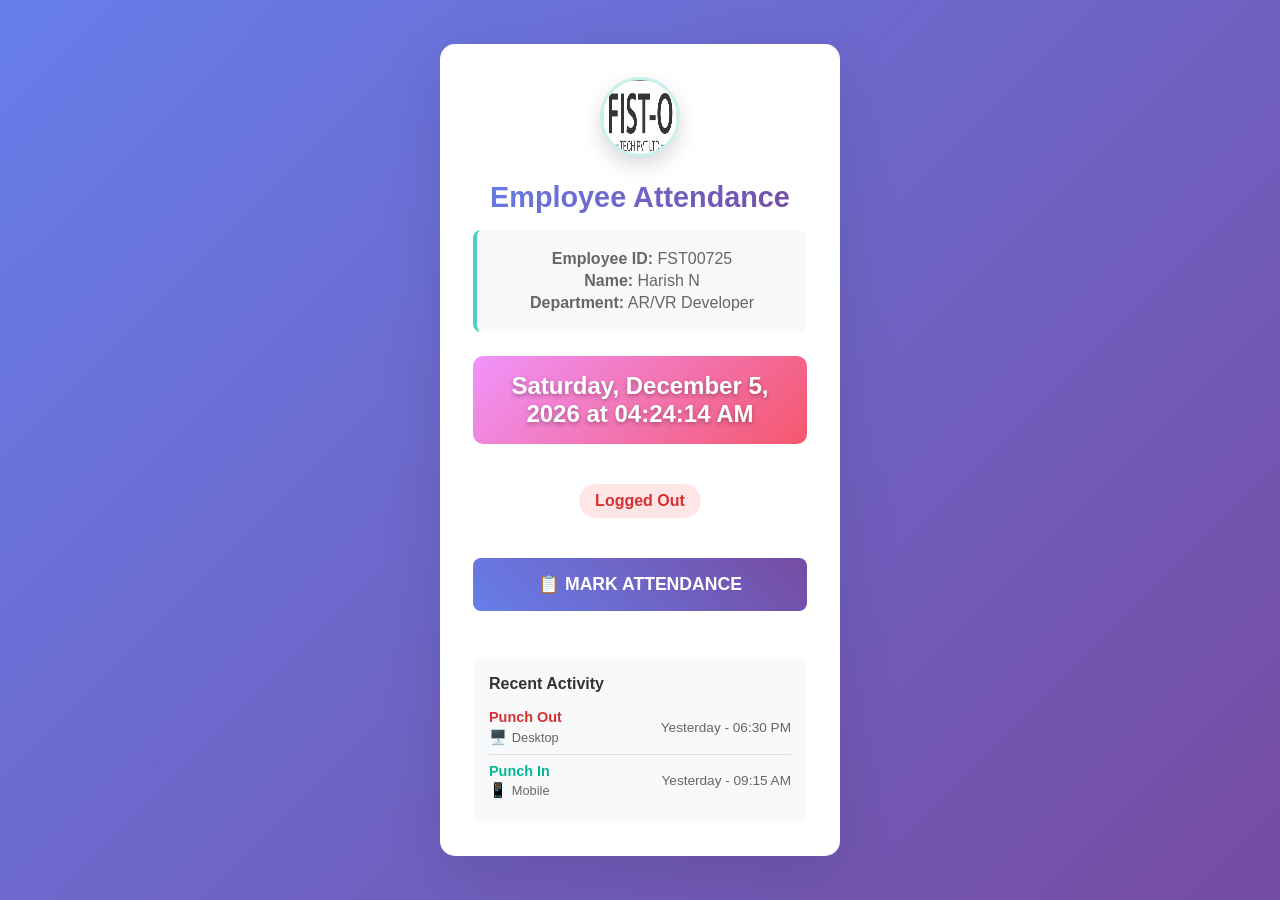
<file: Source/DemoLogin.html>
<!DOCTYPE html>
<html lang="en">
<head>
    <meta charset="UTF-8">
    <meta name="viewport" content="width=device-width, initial-scale=1.0">
    <title>FIST-O Punch In/Out System</title>
    <style>
        * {
            margin: 0;
            padding: 0;
            box-sizing: border-box;
        }

        body {
            font-family: 'Segoe UI', Tahoma, Geneva, Verdana, sans-serif;
            background: linear-gradient(135deg, #667eea 0%, #764ba2 100%);
            min-height: 100vh;
            display: flex;
            align-items: center;
            justify-content: center;
        }

        .container {
            background: white;
            padding: 2rem;
            border-radius: 15px;
            box-shadow: 0 20px 60px rgba(0, 0, 0, 0.1);
            text-align: center;
            max-width: 400px;
            width: 90%;
            margin: 0 auto;
            position: relative;
            backdrop-filter: blur(10px);
            border: 1px solid rgba(255, 255, 255, 0.2);
        }

        .container .logo {
            width: 80px;
            height: 80px;
            border-radius: 50%;
            margin: 0 auto 1.5rem auto;
            display: block;
            object-fit: fill;
            border: 3px solid rgba(78, 205, 196, 0.3);
            box-shadow: 0 8px 20px rgba(0, 0, 0, 0.15);
            transition: all 0.3s ease;
        }

        .container .logo:hover {
            transform: translateY(-3px) scale(1.05);
            box-shadow: 0 12px 30px rgba(0, 0, 0, 0.2);
            border-color: rgba(78, 205, 196, 0.6);
        }

        .container h1 {
            color: #333;
            margin-bottom: 1rem;
            font-size: 1.8rem;
            font-weight: 700;
            background: linear-gradient(135deg, #667eea 0%, #764ba2 100%);
            -webkit-background-clip: text;
            -webkit-text-fill-color: transparent;
            background-clip: text;
            text-shadow: none;
        }

        .employee-info {
            background: #f8f9fa;
            padding: 1rem;
            border-radius: 8px;
            margin: 1rem 0;
            border-left: 4px solid #4ecdc4;
        }

        .employee-info p {
            margin: 0.25rem 0;
            color: #666;
        }

        .current-time {
            font-size: 1.5rem;
            font-weight: bold;
            color: #333;
            margin: 1.5rem 0;
            padding: 1rem;
            background: linear-gradient(135deg, #f093fb 0%, #f5576c 100%);
            border-radius: 10px;
            color: white;
            text-shadow: 0 2px 4px rgba(0, 0, 0, 0.3);
        }

        .status {
            display: inline-block;
            padding: 0.5rem 1rem;
            border-radius: 20px;
            font-weight: bold;
            margin: 1rem 0;
        }

        .status.logged-out {
            background: #ffe6e6;
            color: #d63031;
        }

        .status.logged-in {
            background: #e6f7e6;
            color: #00b894;
        }

        .attendance-btn {
            padding: 1rem 2rem;
            border: none;
            border-radius: 8px;
            font-size: 1.1rem;
            font-weight: bold;
            cursor: pointer;
            transition: all 0.3s ease;
            text-transform: uppercase;
            background: linear-gradient(45deg, #667eea, #764ba2);
            color: white;
            margin: 1.5rem 0;
            width: 100%;
        }

        .attendance-btn:hover {
            transform: translateY(-2px);
            box-shadow: 0 10px 20px rgba(102, 126, 234, 0.3);
        }

        /* Modal Styles */
        .modal {
            display: none;
            position: fixed;
            z-index: 1000;
            left: 0;
            top: 0;
            width: 100%;
            height: 100%;
            background-color: rgba(0,0,0,0.5);
            backdrop-filter: blur(5px);
        }

        .modal-content {
            background-color: white;
            margin: 2% auto;
            padding: 0;
            border-radius: 8px;
            width: 98%;
            max-width: 900px;
            position: relative;
            animation: modalSlideIn 0.3s ease;
            box-shadow: 0 10px 30px rgba(0,0,0,0.2);
            max-height: 95vh;
            overflow-y: auto;
        }

        @media (max-width: 768px) {
            .modal-content {
                width: 100%;
                height: 100%;
                margin: 0;
                border-radius: 0;
                max-height: 100vh;
                display: flex;
                flex-direction: column;
            }
        }

        @keyframes modalSlideIn {
            from {
                opacity: 0;
                transform: translateY(-50px);
            }
            to {
                opacity: 1;
                transform: translateY(0);
            }
        }

        .modal-header {
            background: #ffc107;
            color: #333;
            padding: 1rem;
            border-radius: 8px 8px 0 0;
            display: flex;
            justify-content: space-between;
            align-items: center;
            flex-shrink: 0;
        }

        .modal-header h2 {
            margin: 0;
            font-size: 1rem;
            font-weight: bold;
            word-break: break-all;
        }

        @media (max-width: 768px) {
            .modal-header {
                padding: 0.8rem;
                border-radius: 0;
            }
            .modal-header h2 {
                font-size: 0.9rem;
            }
        }

        .close {
            font-size: 1.5rem;
            font-weight: bold;
            color: #333;
            cursor: pointer;
            transition: color 0.3s;
            background: none;
            border: none;
            padding: 0;
        }

        .close:hover {
            color: #000;
        }

        .modal-body {
            padding: 1rem;
            flex: 1;
            overflow-y: auto;
        }

        @media (max-width: 768px) {
            .modal-body {
                padding: 0.8rem;
            }
        }

        .attendance-section {
            background: #f8f9fa;
            padding: 1rem;
            border-radius: 8px;
            margin-bottom: 1rem;
            border: 1px solid #dee2e6;
        }

        @media (max-width: 768px) {
            .attendance-section {
                padding: 0.8rem;
                margin-bottom: 0.8rem;
            }
        }

        .section-title {
            color: #007bff;
            font-size: 1.2rem;
            font-weight: bold;
            margin-bottom: 1.5rem;
            text-align: center;
        }

        .form-row {
            display: grid;
            grid-template-columns: repeat(auto-fit, minmax(200px, 1fr));
            gap: 1rem;
            margin-bottom: 1rem;
        }

        @media (max-width: 768px) {
            .form-row {
                grid-template-columns: 1fr;
                gap: 0.8rem;
                margin-bottom: 0.8rem;
            }
        }

        .form-group {
            display: flex;
            flex-direction: column;
        }

        .form-group label {
            color: #333;
            font-weight: 600;
            margin-bottom: 0.5rem;
            font-size: 0.9rem;
        }

        .form-group input,
        .form-group select {
            padding: 0.7rem;
            border: 1px solid #ced4da;
            border-radius: 4px;
            font-size: 0.9rem;
            transition: border-color 0.3s, box-shadow 0.3s;
            width: 100%;
            box-sizing: border-box;
            font-family: 'Courier New', monospace; /* For better time display */
        }

        @media (max-width: 768px) {
            .form-group input,
            .form-group select {
                padding: 0.8rem;
                font-size: 1rem;
                min-height: 44px;
            }
        }

        .form-group input:focus,
        .form-group select:focus {
            outline: none;
            border-color: #007bff;
            box-shadow: 0 0 0 0.2rem rgba(0, 123, 255, 0.25);
        }

        .form-group input[readonly] {
            background-color: #e9ecef;
        }

        .radio-group {
            display: flex;
            gap: 2rem;
            align-items: center;
            margin-top: 0.5rem;
            flex-wrap: wrap;
        }

        @media (max-width: 480px) {
            .radio-group {
                gap: 1rem;
            }
        }

        .radio-option {
            display: flex;
            align-items: center;
            gap: 0.5rem;
        }

        .radio-option input[type="radio"] {
            width: auto;
            margin: 0;
        }

        .radio-option input[type="radio"]:disabled {
            opacity: 0.5;
            cursor: not-allowed;
        }

        .radio-option label {
            margin: 0;
            font-weight: normal;
            cursor: pointer;
        }

        .radio-option label.disabled {
            opacity: 0.5;
            cursor: not-allowed;
        }

        .submit-btn {
            background: #007bff;
            color: white;
            border: none;
            padding: 0.8rem 2rem;
            border-radius: 4px;
            font-size: 1rem;
            font-weight: 600;
            cursor: pointer;
            transition: all 0.3s ease;
            float: right;
            margin-top: 0.5rem;
        }

        @media (max-width: 768px) {
            .submit-btn {
                width: 100%;
                float: none;
                padding: 1rem;
                font-size: 1.1rem;
                margin-top: 1rem;
            }
        }

        .submit-btn:hover {
            background: #0056b3;
            transform: translateY(-1px);
        }

        .recent-activity {
            background: #f8f9fa;
            border-radius: 8px;
            padding: 1rem;
            margin-top: 1.5rem;
            text-align: left;
        }

        .recent-activity h3 {
            color: #333;
            margin-bottom: 0.5rem;
            font-size: 1rem;
        }

        .activity-item {
            display: flex;
            justify-content: space-between;
            align-items: center;
            padding: 0.5rem 0;
            border-bottom: 1px solid #e0e0e0;
            font-size: 0.9rem;
        }

        .activity-item:last-child {
            border-bottom: none;
        }

        .activity-left {
            display: flex;
            flex-direction: column;
            gap: 0.2rem;
        }

        .activity-type {
            font-weight: bold;
        }

        .activity-device {
            font-size: 0.8rem;
            color: #666;
            display: flex;
            align-items: center;
            gap: 0.3rem;
        }

        .device-icon {
            font-size: 0.9rem;
        }

        .activity-time {
            color: #666;
            font-size: 0.85rem;
        }

        .punch-in-activity {
            color: #00b894;
        }

        .punch-out-activity {
            color: #d63031;
        }

        .success-message {
            background: #d4edda;
            border: 1px solid #c3e6cb;
            color: #155724;
            padding: 1rem;
            border-radius: 8px;
            margin: 1rem 0;
        }
    </style>
</head>

<body>
    <div class="container">
        <img src="Fisto logo new.png" alt="Logo" class="logo" />
        <h1>Employee Attendance</h1>

        <div class="employee-info">
            <p><strong>Employee ID:</strong> FST00725</p>
            <p><strong>Name:</strong> Harish N</p>
            <p><strong>Department:</strong> AR/VR Developer</p>
        </div>

        <div class="current-time" id="currentTime"></div>

        <div class="status" id="statusBadge">Logged Out</div>

        <button class="attendance-btn" id="attendanceBtn">
            📋 Mark Attendance
        </button>

        <div class="recent-activity">
            <h3>Recent Activity</h3>
            <div id="activityList">
                <div class="activity-item">
                    <span class="activity-type punch-out-activity">Punch Out</span>
                    <span>Yesterday - 06:30 PM</span>
                </div>
                <div class="activity-item">
                    <span class="activity-type punch-in-activity">Punch In</span>
                    <span>Yesterday - 09:15 AM</span>
                </div>
            </div>
        </div>
    </div>

    <!-- Modal -->
    <div id="punchModal" class="modal">
        <div class="modal-content">
            <div class="modal-header">
                <h2>Mark Attendance</h2>
                <button class="close">&times;</button>
            </div>
            <div class="modal-body">
                <!-- Attendance Section -->
                <div class="attendance-section">
                    <h3 class="section-title">Attendance</h3>

                    <div class="form-row">
                        <div class="form-group">
                            <label for="empId">Emp ID</label>
                            <input type="text" id="empId" value="FST00725" readonly>
                        </div>
                        <div class="form-group">
                            <label for="empName">Emp Name</label>
                            <input type="text" id="empName" value="Harish N" readonly>
                        </div>
                        <div class="form-group">
                            <label for="attendanceDate">Date</label>
                            <input type="date" id="attendanceDate" readonly>
                        </div>
                        <div class="form-group">
                            <label for="attendanceTime">Current Time</label>
                            <input type="time" id="attendanceTime" readonly>
                        </div>
                        <div class="form-group">
                            <label for="loginTime">Login Time</label>
                            <input type="time" id="loginTime" readonly>
                        </div>
                        <div class="form-group">
                            <label>Action</label>
                            <div class="radio-group">
                                <div class="radio-option">
                                    <input type="radio" id="radioIn" name="action" value="in">
                                    <label for="radioIn">In</label>
                                </div>
                                <div class="radio-option">
                                    <input type="radio" id="radioOut" name="action" value="out">
                                    <label for="radioOut">Out</label>
                                </div>
                            </div>
                        </div>
                    </div>

                    <button type="button" class="submit-btn" id="submitBtn">Submit</button>
                    <div style="clear: both;"></div>
                </div>
            </div>
        </div>
    </div>

    <script>
        let isLoggedIn = false;
        let activities = [
            { type: 'out', time: 'Yesterday - 06:30 PM', device: 'Desktop' },
            { type: 'in', time: 'Yesterday - 09:15 AM', device: 'Mobile' }
        ];

        // Device detection function
        function detectDevice() {
            const userAgent = navigator.userAgent.toLowerCase();
            const isMobile = /android|webos|iphone|ipad|ipod|blackberry|iemobile|opera mini|mobile/.test(userAgent);
            const isTablet = /ipad|tablet|playbook|silk/.test(userAgent);

            if (isMobile && !isTablet) {
                return 'Mobile';
            } else if (isTablet) {
                return 'Tablet';
            } else {
                return 'Desktop';
            }
        }

        // Get device icon
        function getDeviceIcon(device) {
            switch(device) {
                case 'Mobile': return '📱';
                case 'Tablet': return '💻';
                case 'Desktop':
                default: return '🖥️';
            }
        }

        // Elements
        const modal = document.getElementById('punchModal');
        const attendanceBtn = document.getElementById('attendanceBtn');
        const closeBtn = document.querySelector('.close');
        const submitBtn = document.getElementById('submitBtn');
        const statusBadge = document.getElementById('statusBadge');
        const currentTimeElement = document.getElementById('currentTime');
        const activityList = document.getElementById('activityList');

        // Modal form elements
        const empIdInput = document.getElementById('empId');
        const empNameInput = document.getElementById('empName');
        const attendanceDateInput = document.getElementById('attendanceDate');
        const attendanceTimeInput = document.getElementById('attendanceTime');
        const loginTimeInput = document.getElementById('loginTime');
        const radioIn = document.getElementById('radioIn');
        const radioOut = document.getElementById('radioOut');
        const modalClock = document.getElementById('modalClock');

        let modalClockInterval = null;
        let loginTime = null; // Store login time

        // Update modal clock
        function updateModalClock() {
            const now = new Date();
            const hours = now.getHours().toString().padStart(2, '0');
            const minutes = now.getMinutes().toString().padStart(2, '0');
            const seconds = now.getSeconds().toString().padStart(2, '0');
            modalClock.textContent = `${hours}:${minutes}:${seconds}`;
        }

        // Update current time display
        function updateTime() {
            const now = new Date();
            const timeString = now.toLocaleString('en-US', {
                weekday: 'long',
                year: 'numeric',
                month: 'long',
                day: 'numeric',
                hour: '2-digit',
                minute: '2-digit',
                second: '2-digit'
            });
            currentTimeElement.textContent = timeString;
        }

        // Set current date and time in modal
        function setCurrentDateTime() {
            const now = new Date();
            
            // Set current date in YYYY-MM-DD format (readonly)
            const dateStr = now.toISOString().split('T')[0];
            attendanceDateInput.value = dateStr;
            
            // Set current time with seconds (HH:MM:SS format)
            const hours = now.getHours().toString().padStart(2, '0');
            const minutes = now.getMinutes().toString().padStart(2, '0');
            const seconds = now.getSeconds().toString().padStart(2, '0');
            const timeStr = `${hours}:${minutes}:${seconds}`;
            attendanceTimeInput.value = timeStr;
            
            // Set login time if user is logged in, otherwise show current time
            if (loginTime) {
                loginTimeInput.value = loginTime;
            } else {
                const loginTimeStr = now.toTimeString().slice(0, 5); // Login time still HH:MM
                loginTimeInput.value = loginTimeStr;
            }
        }

        // Update status and radio button availability
        function updateStatus() {
            if (isLoggedIn) {
                statusBadge.textContent = 'Logged In';
                statusBadge.className = 'status logged-in';
            } else {
                statusBadge.textContent = 'Logged Out';
                statusBadge.className = 'status logged-out';
            }
        }

        // Update radio button states
        function updateRadioStates() {
            if (isLoggedIn) {
                // User is logged in - only allow "Out"
                radioIn.disabled = true;
                radioIn.checked = false;
                radioOut.disabled = false;
                radioOut.checked = true;
                document.querySelector('label[for="radioIn"]').classList.add('disabled');
                document.querySelector('label[for="radioOut"]').classList.remove('disabled');
            } else {
                // User is logged out - only allow "In"
                radioIn.disabled = false;
                radioIn.checked = true;
                radioOut.disabled = true;
                radioOut.checked = false;
                document.querySelector('label[for="radioIn"]').classList.remove('disabled');
                document.querySelector('label[for="radioOut"]').classList.add('disabled');
            }
        }

        // Show modal
        function showModal() {
            modal.style.display = 'block';
            setCurrentDateTime();
            updateRadioStates();
            
            // Start modal updates for time fields
            modalClockInterval = setInterval(() => {
                // Update the current time field with seconds
                const now = new Date();
                const hours = now.getHours().toString().padStart(2, '0');
                const minutes = now.getMinutes().toString().padStart(2, '0');
                const seconds = now.getSeconds().toString().padStart(2, '0');
                const timeStr = `${hours}:${minutes}:${seconds}`;
                attendanceTimeInput.value = timeStr;
                
                // Update login time field if not logged in (HH:MM format)
                if (!isLoggedIn) {
                    const loginTimeStr = now.toTimeString().slice(0, 5);
                    loginTimeInput.value = loginTimeStr;
                }
            }, 1000);
        }

        // Hide modal
        function hideModal() {
            modal.style.display = 'none';
            
            // Stop modal updates
            if (modalClockInterval) {
                clearInterval(modalClockInterval);
                modalClockInterval = null;
            }
        }

        // Add activity to list
        function addActivity(type) {
            const now = new Date();
            const timeString = now.toLocaleString('en-US', {
                month: 'short',
                day: 'numeric',
                hour: '2-digit',
                minute: '2-digit'
            });
            const currentDevice = detectDevice();

            activities.unshift({
                type: type,
                time: `Today - ${timeString}`,
                device: currentDevice
            });

            // Keep only last 5 activities
            if (activities.length > 5) {
                activities = activities.slice(0, 5);
            }

            updateActivityList();
        }

        // Update activity list
        function updateActivityList() {
            activityList.innerHTML = '';
            activities.forEach(activity => {
                const activityItem = document.createElement('div');
                activityItem.className = 'activity-item';

                const typeClass = activity.type === 'in' ? 'punch-in-activity' : 'punch-out-activity';
                const typeText = activity.type === 'in' ? 'Punch In' : 'Punch Out';
                const deviceIcon = getDeviceIcon(activity.device);

                activityItem.innerHTML = `
                    <div class="activity-left">
                        <span class="activity-type ${typeClass}">${typeText}</span>
                        <span class="activity-device">
                            <span class="device-icon">${deviceIcon}</span>
                            ${activity.device}
                        </span>
                    </div>
                    <span class="activity-time">${activity.time}</span>
                `;
                activityList.appendChild(activityItem);
            });
        }

        // Event listeners
        attendanceBtn.addEventListener('click', showModal);
        closeBtn.addEventListener('click', hideModal);

        // Close modal when clicking outside
        window.addEventListener('click', (event) => {
            if (event.target === modal) {
                hideModal();
            }
        });

        // Handle form submission
        submitBtn.addEventListener('click', (e) => {
            e.preventDefault();

            const selectedAction = document.querySelector('input[name="action"]:checked');
            if (!selectedAction) {
                alert('Please select In or Out');
                return;
            }

            const type = selectedAction.value;
            const date = attendanceDateInput.value;
            const time = attendanceTimeInput.value;

            // if (!date || !time) {
            //     alert('Please fill in all required fields');
            //     return;
            // }

            // Update status
            if (type === 'in') {
                isLoggedIn = true;
                // Store login time when user punches in
                const now = new Date();
                loginTime = now.toTimeString().slice(0, 5);
            } else {
                isLoggedIn = false;
                // Clear login time when user punches out
                loginTime = null;
            }
            updateStatus();

            // Add to activity
            addActivity(type);

            // Show success and close modal
            alert(`Successfully punched ${type.toUpperCase()}! Your attendance has been recorded.`);
            hideModal();
        });

        // Initialize
        updateTime();
        setInterval(updateTime, 1000);
        updateStatus();
        updateActivityList();
    </script>
</body>
</html>
</file>
<file: login.css>
<<<<<<< HEAD
=======
/* Reset and Base Styles */
>>>>>>> 153db6cfc9b36ba0dd9cb5cdb1d1bf60e82a2e27
* {
    margin: 0;
    padding: 0;
    box-sizing: border-box;
}

<<<<<<< HEAD
@font-face {
    font-family: 'Gilroy-Bold';
    src: url('/assets/fonts/gilroy_fonts/Gilroy-Bold.ttf') format('truetype');
}

@font-face {
  font-family: 'Gilroy-medium';
  src: url('/assets/fonts/gilroy_fonts/Gilroy-Medium.ttf') format('truetype');
}

@font-face {
  font-family: 'Gilroy-regular';
  src: url('/assets/fonts/gilroy_fonts/Gilroy-Regular.ttf') format('truetype');
}

@font-face {
  font-family: 'Montserrat-Thin';
  src: url('/assets/fonts/Montserrat_fonts/Montserrat-Light.ttf') format('truetype');
}

.login-container {
    background-image: url(./assets/Images/Login_bg.webp);
    background-position: center;
    background-repeat: no-repeat;
    background-size: cover;
    height: 100vh;
    width: 100vw;
    display: flex;
    flex-direction: column;
    justify-content: center;
    align-items: center;
    text-align: center;
    padding: 20px;
    overflow: hidden;
}

.logo {
    margin-bottom: 30px;
}

.logo img {
    max-width: 200px;
    height: auto;
}

.welcome-text {
    color: white;
    font-size: 2.5rem;
    font-weight: 600;
    margin-bottom: 30px;
    letter-spacing: 1px;
    font-family: 'Gilroy-Bold', sans-serif;
}

.form-card {
    background: white;
    border-radius: 20px;
    padding: 50px 40px;
    box-shadow: 0 10px 40px rgba(0, 0, 0, 0.3);
    max-width: 450px;
    width: 100%;
    margin-bottom: 0;
=======
body {
    font-family: -apple-system, BlinkMacSystemFont, 'Segoe UI', Roboto, Oxygen, Ubuntu, Cantarell, sans-serif;
   background: linear-gradient(135deg, #f5f7fa 0%, #c3cfe2 100%);
    min-height: 100vh;
    display: flex;
    align-items: center;
    justify-content: center;
    padding: 20px;
}
/* Main Container */
.login-container {
    background: white;
    border-radius: 20px;
    box-shadow: 0 25px 50px rgba(0, 0, 0, 0.2);
    display: flex;
    max-width: 900px;
    width: 100%;
    min-height: 500px;
    overflow: hidden;
}

/* Input container with icons */
.input-container {
    position: relative;
    display: flex;
    align-items: center;
}

.input-container .form-input {
    width: 100%;
    padding: 10px 40px 10px 40px; /* space for icons */
    border: 1px solid #ccc;
    border-radius: 6px;
    font-size: 14px;
}

.input-container .input-icon {
    position: absolute;
    left: 12px;
    display: flex;
    align-items: center;
    justify-content: center;
    color: #666;
}

/* Password toggle button (eye icon) */
.input-container .password-toggle {
    position: absolute;
    right: 12px;
    background: none;
    border: none;
    cursor: pointer;
    padding: 0;
    color: #666;
    display: flex;
    align-items: center;
}

.input-container svg {
    width: 20px;
    height: 20px;
}


/* Left Panel Styles */
.left-panel {
    /* background: url('Data_security_01.jpg') no-repeat center center; */
    background-size: cover;
    flex: 1;
    padding: 0; /* No padding needed for a background image */
    display: flex;
    align-items: center;
    justify-content: center;
}


/* Remove the img tag inside left panel */
.login-img {
    width: 100%;
    object-fit: cover;
    filter: blur(10px);
    transition: filter 0.3s ease;
}
.login-img.loaded {
    filter: blur(0);
}



.register-link {
    background: transparent;
    border: 2px solid rgba(255, 255, 255, 0.3);
    color: white;
    padding: 12px 30px;
    border-radius: 25px;
    font-size: 16px;
    font-weight: 500;
    cursor: pointer;
    transition: all 0.3s ease;
    text-decoration: none;
    display: inline-block;
}

.register-link:hover {
    background: rgba(255, 255, 255, 0.1);
    border-color: rgba(255, 255, 255, 0.5);
    transform: translateY(-2px);
}

/* Right Panel Styles */
.right-panel {
    flex: 1;
    padding: 40px;
    display: flex;
    flex-direction: column;
    align-items: center;
    justify-content: flex-start;  /* Ensure content starts at top */
    position: relative;
}


.logo-wrapper {
  text-align: center;
  margin-bottom: 20px;
}

.logo {
  max-width: 150px;  /* Adjust size as needed */
  height: auto;
  display: inline-block;
}



.logo-subtitle {
    font-size: 12px;
    opacity: 0.8;
}


/* Form Styles */
.login-form {
    width: 100%;
>>>>>>> 153db6cfc9b36ba0dd9cb5cdb1d1bf60e82a2e27
}

.form-group {
    margin-bottom: 25px;
<<<<<<< HEAD
    text-align: left;
}

.form-group label {
    display: block;
    color: #626A6F;
    font-size: .9rem;
    margin-bottom: 8px;
    font-family: 'Gilroy-medium', sans-serif;
}

.input-wrapper {
    position: relative;
}

.input-wrapper input {
    width: 100%;
    padding: 15px 15px 15px 45px;
    border: 2px solid #e0e0e0;
    border-radius: 8px;
    font-size: 14px;
    font-family: 'Montserrat-Thin', sans-serif;
    outline: none;
    transition: border-color 0.3s;
}

.input-wrapper input:focus {
    border-color: #1e5bb8;
}

.input-wrapper input::placeholder {
    color: #A8A8A8;
}

.input-icon {
    position: absolute;
    left: 15px;
    top: 50%;
    transform: translateY(-50%);
    color: #999;
    font-size: 18px;
    display: flex;
    align-items: center;
}

.input-icon img {
    width: 20px;
    height: 20px;
}

/* Make Employee ID input uppercase but keep placeholder normal */
#employeeid,
#employeeId {
    text-transform: uppercase;
}

#employeeid::placeholder,
#employeeId::placeholder {
    text-transform: none;
}

#employeeid::-webkit-input-placeholder,
#employeeId::-webkit-input-placeholder {
    text-transform: none;
}

#employeeid:-moz-placeholder,
#employeeId:-moz-placeholder {
    text-transform: none;
}

#employeeid::-moz-placeholder,
#employeeId::-moz-placeholder {
    text-transform: none;
}

#employeeid:-ms-input-placeholder,
#employeeId:-ms-input-placeholder {
    text-transform: none;
}

.password-toggle {
    position: absolute;
    right: 15px;
    top: 50%;
    transform: translateY(-50%);
    cursor: pointer;
    display: flex;
    align-items: center;
    justify-content: center;
}

.password-toggle img {
    width: 20px;
    height: 20px;
    transition: opacity 0.3s;
}

.password-toggle:hover img {
    opacity: 0.7;
}

/* Forgot Password - NOW OUTSIDE THE CARD */
.forgot-password {
    text-align: right;
    margin-top: 15px;
    margin-bottom: 20px;
    width: 100%;
    max-width: 450px;
}

.forgot-password a {
    color: white;
    font-size: .8rem;
    font-family: 'Gilroy-medium', sans-serif;
    text-decoration: none;
    transition: opacity 0.3s;
}

.forgot-password a:hover {
    text-decoration: underline;
}

/* Login Button - NOW OUTSIDE THE CARD */
.login-btn {
    width: 100%;
    max-width: 200px;
    padding: 12px 30px;
    background: white;
    color: #1e5bb8;
    border: 2px solid #1e5bb8;
    border-radius: 25px;
    font-size: 1.4rem;
    font-family: 'Gilroy-Bold', sans-serif;
    cursor: pointer;
    letter-spacing: 1px;
    transition: all 0.3s;
    margin-top: 10px;
}

.login-btn:hover {
    background: #1e5bb8;
    color: white;
}

.login-btn:disabled {
    opacity: 0.6;
    cursor: not-allowed;
}


/* ========================================
   RESPONSIVE MEDIA QUERIES - SPECIFIC WIDTH & HEIGHT COMBINATIONS
   ======================================== */

/* Screen: 1905 x 911 */
@media only screen and (min-width: 1850px) and (max-width: 1920px) and (min-height: 850px) and (max-height: 950px) {
    .login-container {
        padding: 25px;
    }

    .logo {
        margin-bottom: 25px;
    }

    .logo img {
        max-width: 200px;
    }

    .welcome-text {
        font-size: 2.4rem;
        margin-bottom: 25px;
    }

    .form-card {
        padding: 45px 38px;
        max-width: 440px;
    }

    .form-group {
        margin-bottom: 22px;
    }

    .form-group label {
        font-size: 0.88rem;
    }

    .input-wrapper input {
        padding: 14px 14px 14px 44px;
        font-size: 14px;
    }

    .forgot-password {
        max-width: 440px;
        margin-top: 13px;
        margin-bottom: 18px;
    }

    .forgot-password a {
        font-size: 0.78rem;
    }

    .login-btn {
        max-width: 195px;
        padding: 11px 28px;
        font-size: 1.3rem;
    }
}

/* Screen: 1600 x 750 */
@media only screen and (min-width: 1550px) and (max-width: 1650px) and (min-height: 700px) and (max-height: 800px) {
    .login-container {
        padding: 22px;
    }

    .logo {
        margin-bottom: 22px;
    }

    .logo img {
        max-width: 185px;
    }

    .welcome-text {
        font-size: 2.2rem;
        margin-bottom: 22px;
    }

    .form-card {
        padding: 42px 35px;
        max-width: 420px;
    }

    .form-group {
        margin-bottom: 20px;
    }

    .form-group label {
        font-size: 0.85rem;
    }

    .input-wrapper input {
        padding: 13px 13px 13px 42px;
        font-size: 13.5px;
    }

    .input-icon {
        left: 13px;
    }

    .input-icon img {
        width: 19px;
        height: 19px;
    }

    .password-toggle {
        right: 13px;
    }

    .password-toggle img {
        width: 19px;
        height: 19px;
    }

    .forgot-password {
        max-width: 420px;
        margin-top: 12px;
        margin-bottom: 17px;
    }

    .forgot-password a {
        font-size: 0.76rem;
    }

    .login-btn {
        max-width: 185px;
        padding: 10px 26px;
        font-size: 1.25rem;
    }
}

/* Screen: 1519 x 680 */
@media only screen and (min-width: 1470px) and (max-width: 1570px) and (min-height: 630px) and (max-height: 730px) {
    .login-container {
        padding: 20px;
    }

    .logo {
        margin-bottom: 20px;
    }

    .logo img {
        max-width: 175px;
    }

    .welcome-text {
        font-size: 2.1rem;
        margin-bottom: 20px;
    }

    .form-card {
        padding: 38px 32px;
        max-width: 400px;
    }

    .form-group {
        margin-bottom: 19px;
    }

    .form-group label {
        font-size: 0.83rem;
        margin-bottom: 7px;
    }

    .input-wrapper input {
        padding: 12px 12px 12px 40px;
        font-size: 13px;
        border-radius: 7px;
    }

    .input-icon {
        left: 12px;
    }

    .input-icon img {
        width: 18px;
        height: 18px;
    }

    .password-toggle {
        right: 12px;
    }

    .password-toggle img {
        width: 18px;
        height: 18px;
    }

    .forgot-password {
        max-width: 400px;
        margin-top: 11px;
        margin-bottom: 16px;
    }

    .forgot-password a {
        font-size: 0.74rem;
    }

    .login-btn {
        max-width: 180px;
        padding: 10px 24px;
        font-size: 1.2rem;
        border-radius: 23px;
    }
}

/* Screen: 1351 x 607 */
@media only screen and (min-width: 1300px) and (max-width: 1400px) and (min-height: 560px) and (max-height: 650px) {
    .login-container {
        padding: 18px;
    }

    .logo {
        margin-bottom: 18px;
    }

    .logo img {
        max-width: 165px;
    }

    .welcome-text {
        font-size: 2rem;
        margin-bottom: 18px;
    }

    .form-card {
        padding: 35px 30px;
        max-width: 385px;
        border-radius: 18px;
    }

    .form-group {
        margin-bottom: 18px;
    }

    .form-group label {
        font-size: 0.81rem;
        margin-bottom: 6px;
    }

    .input-wrapper input {
        padding: 11px 11px 11px 38px;
        font-size: 12.5px;
        border-radius: 6px;
    }

    .input-icon {
        left: 11px;
    }

    .input-icon img {
        width: 17px;
        height: 17px;
    }

    .password-toggle {
        right: 11px;
    }

    .password-toggle img {
        width: 17px;
        height: 17px;
    }

    .forgot-password {
        max-width: 385px;
        margin-top: 10px;
        margin-bottom: 15px;
    }

    .forgot-password a {
        font-size: 0.72rem;
    }

    .login-btn {
        max-width: 175px;
        padding: 9px 22px;
        font-size: 1.15rem;
        border-radius: 22px;
    }
}

/* Screen: 1275 x 575 */
@media only screen and (min-width: 1225px) and (max-width: 1325px) and (min-height: 530px) and (max-height: 620px) {
    .login-container {
        padding: 16px;
    }

    .logo {
        margin-bottom: 16px;
    }

    .logo img {
        max-width: 155px;
    }

    .welcome-text {
        font-size: 1.9rem;
        margin-bottom: 16px;
        letter-spacing: 0.8px;
    }

    .form-card {
        padding: 32px 28px;
        max-width: 370px;
        border-radius: 17px;
    }

    .form-group {
        margin-bottom: 17px;
    }

    .form-group label {
        font-size: 0.79rem;
        margin-bottom: 6px;
    }

    .input-wrapper input {
        padding: 10px 10px 10px 36px;
        font-size: 12px;
        border-radius: 6px;
    }

    .input-icon {
        left: 10px;
    }

    .input-icon img {
        width: 16px;
        height: 16px;
    }

    .password-toggle {
        right: 10px;
    }

    .password-toggle img {
        width: 16px;
        height: 16px;
    }

    .forgot-password {
        max-width: 370px;
        margin-top: 9px;
        margin-bottom: 14px;
    }

    .forgot-password a {
        font-size: 0.7rem;
    }

    .login-btn {
        max-width: 170px;
        padding: 9px 20px;
        font-size: 1.1rem;
        border-radius: 21px;
    }
}


/* ========================================
   RESPONSIVE MEDIA QUERIES - DESKTOP/LAPTOP SIZES (WIDTH ONLY)
   ======================================== */

/* Extra Large Desktop - 1905px width */
@media only screen and (min-width: 1800px) and (max-width: 1920px) {
    .login-container {
        padding: 30px;
    }

    .logo img {
        max-width: 220px;
    }

    .welcome-text {
        font-size: 2.8rem;
        margin-bottom: 35px;
        letter-spacing: 1.2px;
    }

    .form-card {
        padding: 55px 45px;
        max-width: 480px;
        border-radius: 22px;
    }

    .form-group {
        margin-bottom: 28px;
    }

    .form-group label {
        font-size: 0.95rem;
        margin-bottom: 9px;
    }

    .input-wrapper input {
        padding: 16px 16px 16px 48px;
        font-size: 15px;
        border-radius: 9px;
    }

    .input-icon {
        left: 16px;
    }

    .input-icon img {
        width: 22px;
        height: 22px;
    }

    .password-toggle {
        right: 16px;
    }

    .password-toggle img {
        width: 22px;
        height: 22px;
    }

    .forgot-password {
        max-width: 480px;
        margin-top: 16px;
        margin-bottom: 22px;
    }

    .forgot-password a {
        font-size: 0.85rem;
    }

    .login-btn {
        max-width: 220px;
        padding: 14px 35px;
        font-size: 1.5rem;
        border-radius: 28px;
    }
}

/* Large Desktop - 1600px width */
@media only screen and (min-width: 1500px) and (max-width: 1799px) {
    .login-container {
        padding: 28px;
    }

    .logo img {
        max-width: 210px;
    }

    .welcome-text {
        font-size: 2.6rem;
        margin-bottom: 32px;
        letter-spacing: 1.1px;
    }

    .form-card {
        padding: 52px 42px;
        max-width: 465px;
        border-radius: 21px;
    }

    .form-group {
        margin-bottom: 26px;
    }

    .form-group label {
        font-size: 0.92rem;
        margin-bottom: 8.5px;
    }

    .input-wrapper input {
        padding: 15.5px 15.5px 15.5px 46px;
        font-size: 14.5px;
        border-radius: 8.5px;
    }

    .input-icon {
        left: 15.5px;
    }

    .input-icon img {
        width: 21px;
        height: 21px;
    }

    .password-toggle {
        right: 15.5px;
    }

    .password-toggle img {
        width: 21px;
        height: 21px;
    }

    .forgot-password {
        max-width: 465px;
        margin-top: 15px;
        margin-bottom: 21px;
    }

    .forgot-password a {
        font-size: 0.82rem;
    }

    .login-btn {
        max-width: 210px;
        padding: 13px 32px;
        font-size: 1.45rem;
        border-radius: 27px;
    }
}

/* Medium-Large Desktop - 1519px width */
@media only screen and (min-width: 1400px) and (max-width: 1499px) {
    .login-container {
        padding: 26px;
    }

    .logo img {
        max-width: 200px;
    }

    .welcome-text {
        font-size: 2.4rem;
        margin-bottom: 30px;
    }

    .form-card {
        padding: 48px 38px;
        max-width: 445px;
        border-radius: 20px;
    }

    .form-group {
        margin-bottom: 24px;
    }

    .form-group label {
        font-size: 0.88rem;
        margin-bottom: 8px;
    }

    .input-wrapper input {
        padding: 14px 14px 14px 44px;
        font-size: 14px;
        border-radius: 8px;
    }

    .input-icon img {
        width: 20px;
        height: 20px;
    }

    .password-toggle img {
        width: 20px;
        height: 20px;
    }

    .forgot-password {
        max-width: 445px;
        margin-top: 14px;
        margin-bottom: 20px;
    }

    .forgot-password a {
        font-size: 0.78rem;
    }

    .login-btn {
        max-width: 200px;
        padding: 12px 30px;
        font-size: 1.35rem;
        border-radius: 26px;
    }
}

/* Medium Desktop - 1351px width */
@media only screen and (min-width: 1280px) and (max-width: 1399px) {
    .login-container {
        padding: 24px;
    }

    .logo img {
        max-width: 190px;
    }

    .welcome-text {
        font-size: 2.3rem;
        margin-bottom: 28px;
    }

    .form-card {
        padding: 45px 36px;
        max-width: 430px;
        border-radius: 19px;
    }

    .form-group {
        margin-bottom: 23px;
    }

    .form-group label {
        font-size: 0.86rem;
        margin-bottom: 7.5px;
    }

    .input-wrapper input {
        padding: 13.5px 13.5px 13.5px 43px;
        font-size: 13.5px;
        border-radius: 7.5px;
    }

    .input-icon {
        left: 14px;
    }

    .input-icon img {
        width: 19px;
        height: 19px;
    }

    .password-toggle {
        right: 14px;
    }

    .password-toggle img {
        width: 19px;
        height: 19px;
    }

    .forgot-password {
        max-width: 430px;
        margin-top: 13px;
        margin-bottom: 19px;
    }

    .forgot-password a {
        font-size: 0.76rem;
    }

    .login-btn {
        max-width: 195px;
        padding: 11px 28px;
        font-size: 1.3rem;
        border-radius: 25px;
    }
}

/* Small-Medium Desktop - 1275px width */
@media only screen and (min-width: 1200px) and (max-width: 1279px) {
    .login-container {
        padding: 23px;
    }

    .logo img {
        max-width: 185px;
    }

    .welcome-text {
        font-size: 2.2rem;
        margin-bottom: 27px;
    }

    .form-card {
        padding: 43px 34px;
        max-width: 420px;
        border-radius: 18px;
    }

    .form-group {
        margin-bottom: 22px;
    }

    .form-group label {
        font-size: 0.85rem;
        margin-bottom: 7px;
    }

    .input-wrapper input {
        padding: 13px 13px 13px 42px;
        font-size: 13px;
        border-radius: 7px;
    }

    .input-icon {
        left: 13px;
    }

    .input-icon img {
        width: 18px;
        height: 18px;
    }

    .password-toggle {
        right: 13px;
    }

    .password-toggle img {
        width: 18px;
        height: 18px;
    }

    .forgot-password {
        max-width: 420px;
        margin-top: 12px;
        margin-bottom: 18px;
    }

    .forgot-password a {
        font-size: 0.75rem;
    }

    .login-btn {
        max-width: 190px;
        padding: 11px 28px;
        font-size: 1.25rem;
        border-radius: 24px;
    }
}


/* ========================================
   ORIGINAL RESPONSIVE MEDIA QUERIES
   ======================================== */

/* Tablets - Portrait Mode (768px - 1024px) */
@media only screen and (min-width: 768px) and (max-width: 1024px) {
    .login-container {
        padding: 25px;
    }

    .logo img {
        max-width: 180px;
    }

    .welcome-text {
        font-size: 2rem;
        margin-bottom: 25px;
    }

    .form-card {
        padding: 40px 35px;
        max-width: 420px;
    }

    .form-group {
        margin-bottom: 22px;
    }

    .form-group label {
        font-size: 0.85rem;
    }

    .input-wrapper input {
        padding: 14px 14px 14px 44px;
        font-size: 13.5px;
    }

    .forgot-password {
        max-width: 420px;
        margin-top: 12px;
        margin-bottom: 18px;
    }

    .forgot-password a {
        font-size: 0.75rem;
    }

    .login-btn {
        max-width: 190px;
        padding: 11px 28px;
        font-size: 1.3rem;
    }
}

/* Mobile - Landscape & Small Tablets (481px - 767px) */
@media only screen and (min-width: 481px) and (max-width: 767px) {
    .login-container {
        padding: 20px;
    }

    .logo img {
        max-width: 150px;
    }

    .welcome-text {
        font-size: 1.8rem;
        margin-bottom: 22px;
    }

    .form-card {
        padding: 35px 28px;
        max-width: 380px;
        border-radius: 18px;
    }

    .form-group {
        margin-bottom: 20px;
    }

    .form-group label {
        font-size: 0.82rem;
        margin-bottom: 7px;
    }

    .input-wrapper input {
        padding: 13px 13px 13px 42px;
        font-size: 13px;
        border-radius: 7px;
    }

    .input-icon {
        left: 13px;
    }

    .input-icon img {
        width: 18px;
        height: 18px;
    }

    .password-toggle {
        right: 13px;
    }

    .password-toggle img {
        width: 18px;
        height: 18px;
    }

    .forgot-password {
        max-width: 380px;
        margin-top: 12px;
        margin-bottom: 16px;
    }

    .forgot-password a {
        font-size: 0.73rem;
    }

    .login-btn {
        max-width: 180px;
        padding: 10px 26px;
        font-size: 1.15rem;
    }
}

/* Mobile - Portrait (321px - 480px) */
@media only screen and (min-width: 321px) and (max-width: 480px) {
    .login-container {
        padding: 18px;
    }

    .logo img {
        max-width: 130px;
    }

    .welcome-text {
        font-size: 1.5rem;
        margin-bottom: 20px;
    }

    .form-card {
        padding: 30px 22px;
        max-width: 100%;
        border-radius: 16px;
    }

    .form-group {
        margin-bottom: 18px;
    }

    .form-group label {
        font-size: 0.78rem;
        margin-bottom: 6px;
    }

    .input-wrapper input {
        padding: 12px 12px 12px 40px;
        font-size: 12.5px;
        border-radius: 6px;
    }

    .input-icon {
        left: 12px;
    }

    .input-icon img {
        width: 17px;
        height: 17px;
    }

    .password-toggle {
        right: 12px;
    }

    .password-toggle img {
        width: 17px;
        height: 17px;
    }

    .forgot-password {
        max-width: 100%;
        margin-top: 10px;
        margin-bottom: 14px;
    }

    .forgot-password a {
        font-size: 0.7rem;
    }

    .login-btn {
        max-width: 170px;
        padding: 10px 24px;
        font-size: 1.05rem;
        border-radius: 22px;
    }
}

/* Small Mobile - Portrait (320px and below) */
@media only screen and (max-width: 320px) {
    .login-container {
        padding: 15px;
    }

    .logo {
        margin-bottom: 20px;
    }

    .logo img {
        max-width: 110px;
    }

    .welcome-text {
        font-size: 1.3rem;
        margin-bottom: 18px;
        letter-spacing: 0.5px;
    }

    .form-card {
        padding: 25px 18px;
        max-width: 100%;
        border-radius: 14px;
    }

    .form-group {
        margin-bottom: 16px;
    }

    .form-group label {
        font-size: 0.75rem;
        margin-bottom: 5px;
    }

    .input-wrapper input {
        padding: 11px 11px 11px 38px;
        font-size: 12px;
        border-radius: 5px;
    }

    .input-icon {
        left: 11px;
    }

    .input-icon img {
        width: 16px;
        height: 16px;
    }

    .password-toggle {
        right: 11px;
    }

    .password-toggle img {
        width: 16px;
        height: 16px;
    }

    .forgot-password {
        max-width: 100%;
        margin-top: 8px;
        margin-bottom: 12px;
    }

    .forgot-password a {
        font-size: 0.68rem;
    }

    .login-btn {
        max-width: 150px;
        padding: 9px 20px;
        font-size: 0.95rem;
        border-radius: 20px;
        letter-spacing: 0.5px;
=======
}

.form-label {
    display: block;
    margin-bottom: 8px;
    color: #333;
    font-weight: 500;
    font-size: 14px;
    
}

.form-input {
    width: 100%;
    padding: 15px;
    border: 2px solid #e1e5e9;
    border-radius: 8px;
    font-size: 16px;
    transition: all 0.3s ease;
    background: #f8f9fa;
}

.form-input:focus {
    outline: none;
    border-color: #2a5298;
    background: white;
    box-shadow: 0 0 0 3px rgba(42, 82, 152, 0.1);
}

.form-input::placeholder {
    color: #adb5bd;
}

/* Remember Me and Forgot Password */
.remember-forgot {
    display: flex;
    justify-content: flex-end;
    align-items: center;
    margin-bottom: 30px;
}

.checkbox-group {
    display: flex;
    align-items: center;
    gap: 8px;
}

.checkbox-group input[type="checkbox"] {
    width: 18px;
    height: 18px;
    accent-color: #2a5298;
}

.checkbox-group label {
    font-size: 14px;
    color: #666;
    cursor: pointer;
}

.forgot-link {
    color: #000000;
    text-decoration: none;
    font-size: 14px;
    font-weight: 500;
}

.forgot-link:hover {
    text-decoration: underline;
}

/* Button Styles */
.login-button {
    width: 100%;
    background: linear-gradient(80deg, #000000 0%, #00000000 150%);
    color: white;
    border: none;
    padding: 16px;
    border-radius: 8px;
    font-size: 16px;
    font-weight: 600;
    cursor: pointer;
    transition: all 0.3s ease;
    margin-bottom: 20px;
}

.login-button:hover {
    transform: translateY(-2px);
    box-shadow: 0 5px 15px rgba(42, 82, 152, 0.4);
}

.login-button:active {
    transform: translateY(0);
}

/* Social Login Styles */
.divider {
    display: flex;
    align-items: center;
    margin: 20px 0;
    color: #666;
    font-size: 14px;
}

.divider::before,
.divider::after {
    content: '';
    flex: 1;
    height: 1px;
    background: #e1e5e9;
}

.divider span {
    padding: 0 15px;
}

.social-login {
    display: flex;
    gap: 10px;
}

.social-button {
    flex: 1;
    padding: 12px;
    border: 2px solid #e1e5e9;
    background: white;
    border-radius: 8px;
    cursor: pointer;
    transition: all 0.3s ease;
    font-size: 14px;
    font-weight: 500;
    text-decoration: none;
    color: #333;
    text-align: center;
    display: block;
}

.social-button:hover {
    border-color: #2a5298;
    background: #f8f9fa;
    text-decoration: none;
    color: #333;
}

/* Error Message */
.error-message {
    background: #fff5f5;
    border: 1px solid #fed7d7;
    color: #c53030;
    padding: 12px;
    border-radius: 8px;
    font-size: 14px;
    margin-bottom: 20px;
    display: none;
}

/* Password Toggle Styles for Login Page - Add to your login.css */

.password-input-container {
  position: relative;
  width: 100%;
}

.password-input-container .form-input {
  width: 100%;
  padding-right: 45px; /* Make space for the eye icon */
}

.password-toggle {
  position: absolute;
  right: 12px;
  top: 50%;
  transform: translateY(-50%);
  background: none;
  border: none;
  cursor: pointer;
  padding: 6px;
  color: #6b7280;
  transition: color 0.2s ease;
  display: flex;
  align-items: center;
  justify-content: center;
  border-radius: 4px;
}

.password-toggle:hover {
  color: #374151;
  background-color: #f3f4f6;
}

.password-toggle:focus {
  outline: none;
  color: #4f46e5;
  background-color: #f3f4f6;
}

.eye-icon,
.eye-off-icon {
  width: 18px;
  height: 18px;
  stroke-width: 2;
}

/* Responsive Design */
@media (max-width: 768px) {
    .login-container {
        flex-direction: column;
        max-width: 400px;
    }

    .left-panel {
        padding: 40px 30px;
    }

      .login-gif {
        width: 150px;
        margin-bottom: 20px;
    }

    .right-panel {
        padding: 40px 30px;
    }

    .welcome-text {
        font-size: 28px;
    }

    .login-title {
        font-size: 24px;
>>>>>>> 153db6cfc9b36ba0dd9cb5cdb1d1bf60e82a2e27
    }
}
</file>
<file: forgotpassword.css>
* {
    margin: 0;
    padding: 0;
    box-sizing: border-box;
}

body {
    font-family: -apple-system, BlinkMacSystemFont, 'Segoe UI', Roboto, Oxygen, Ubuntu, Cantarell, sans-serif;
    background: linear-gradient(135deg, #f5f7fa 0%, #c3cfe2 100%);
    min-height: 100vh;
    display: flex;
    align-items: center;
    justify-content: center;
    padding: 20px;

}

.container {
    background: rgba(255, 255, 255, 0.95);
    backdrop-filter: blur(10px);
    padding: 40px;
    border-radius: 20px;
    box-shadow: 0 20px 40px rgba(0, 0, 0, 0.1);
    width: 100%;
    max-width: 400px;
    text-align: center;
    transform: translateY(0);
    transition: all 0.3s ease;
}

.container:hover {
    transform: translateY(-5px);
    box-shadow: 0 25px 50px rgba(0, 0, 0, 0.15);
}

/* Updated icon with same floating animation as reset password */
.icon {
    width: 60px;
    height: 60px;
    background: linear-gradient(135deg, #667eea, #2a5298);
    border-radius: 50%;
    margin: 0 auto 20px;
    display: flex;
    align-items: center;
    justify-content: center;
    animation: lockFloat 3s ease-in-out infinite;
    box-shadow: 0 8px 25px rgba(102, 126, 234, 0.3);
    transition: transform 0.3s ease, box-shadow 0.3s ease;
}

.icon:hover {
    transform: translateY(-2px) scale(1.05);
    box-shadow: 0 12px 35px rgba(102, 126, 234, 0.4);
    animation-play-state: paused;
}

/* Same floating animation keyframes as reset password */
@keyframes lockFloat {
    0%, 100% {
        transform: translateY(0px);
    }
    50% {
        transform: translateY(-8px);
    }
}

.icon svg {
    width: 30px;
    height: 30px;
    fill: white;
}

h1 {
    color: #333;
    margin-bottom: 10px;
    font-size: 28px;
    font-weight: 600;
}

.subtitle {
    color: #666;
    margin-bottom: 30px;
    font-size: 16px;
    line-height: 1.5;
}

.form-group {
    margin-bottom: 20px;
    text-align: left;
}

label {
    display: block;
    color: #333;
    margin-bottom: 8px;
    font-weight: 500;
    font-size: 14px;
}

input[type="employee-id"] {
    width: 100%;
    padding: 15px;
    border: 2px solid #e1e5e9;
    border-radius: 10px;
    font-size: 16px;
    transition: all 0.3s ease;
    background: #f8f9fa;
}

input[type="employee-id"]:focus {
    outline: none;
    border-color: #667eea;
    background: white;
    transform: translateY(-1px);
    box-shadow: 0 5px 15px rgba(102, 126, 234, 0.2);
}

.btn {
    width: 100%;
    padding: 15px;
    background: #2a5298;
    color: white;
    border: none;
    border-radius: 10px;
    font-size: 16px;
    font-weight: 600;
    cursor: pointer;
    transition: all 0.3s ease;
    margin-bottom: 20px;
    text-decoration: none;
}

.btn:hover {
    transform: translateY(-2px);
    box-shadow: 0 10px 25px rgba(102, 126, 234, 0.3);
}

.btn:active {
    transform: translateY(0);
}

.back-to-login {
    color: #2a5298;
    text-decoration: none;
    font-size: 14px;
    transition: color 0.3s ease;
    display: inline-flex;
    cursor: pointer;
    align-items: center;
    justify-content: center;
    gap: 10px;
}

.back-to-login:hover {
    color: #2a5298;
    text-decoration: underline;
}

/* Media Queries for Responsive Design */
@media (max-width: 768px) {
    body {
        padding: 15px;
    }
    
    .container {
        padding: 32px 24px;
        max-width: 90%;
        margin: 0 auto;
        border-radius: 16px;
    }
    
    .icon {
        width: 56px;
        height: 56px;
        margin-bottom: 18px;
    }
    
    .icon svg {
        width: 26px;
        height: 26px;
    }
    
    h1 {
        font-size: 24px;
        margin-bottom: 8px;
    }
    
    .subtitle {
        font-size: 15px;
        margin-bottom: 26px;
    }
    
    .form-group {
        margin-bottom: 18px;
    }
    
    label {
        font-size: 13px;
        margin-bottom: 6px;
    }
    
    input[type="employee-id"] {
        padding: 13px;
        font-size: 15px;
        border-radius: 8px;
    }
    
    .btn {
        padding: 13px;
        font-size: 15px;
        border-radius: 8px;
        margin-bottom: 18px;
    }
    
    .back-to-login {
        font-size: 13px;
    }
}

@media (max-width: 480px) {
    body {
        padding: 10px;
    }
    
    .container {
        padding: 24px 20px;
        max-width: 95%;
        border-radius: 12px;
    }
    
    .icon {
        width: 48px;
        height: 48px;
        margin-bottom: 16px;
    }
    
    .icon svg {
        width: 22px;
        height: 22px;
    }
    
    h1 {
        font-size: 22px;
        margin-bottom: 8px;
    }
    
    .subtitle {
        font-size: 14px;
        margin-bottom: 24px;
        line-height: 1.4;
    }
    
    .form-group {
        margin-bottom: 16px;
    }
    
    label {
        font-size: 12px;
        margin-bottom: 6px;
    }
    
    input[type="employee-id"] {
        padding: 12px 14px;
        font-size: 16px;
        border-radius: 6px;
    }
    
    .btn {
        padding: 12px;
        font-size: 14px;
        border-radius: 6px;
        margin-bottom: 16px;
        font-weight: 500;
    }
    
    .back-to-login {
        font-size: 12px;
        gap: 8px;
    }
}

@media (max-width: 320px) {
    .container {
        padding: 20px 16px;
        max-width: 98%;
    }
    
    .icon {
        width: 44px;
        height: 44px;
        margin-bottom: 14px;
    }
    
    .icon svg {
        width: 20px;
        height: 20px;
    }
    
    h1 {
        font-size: 20px;
        margin-bottom: 6px;
    }
    
    .subtitle {
        font-size: 13px;
        margin-bottom: 20px;
    }
    
    .form-group {
        margin-bottom: 14px;
    }
    
    label {
        font-size: 11px;
        margin-bottom: 5px;
    }
    
    input[type="employee-id"] {
        padding: 11px 12px;
        font-size: 16px;
        border-radius: 5px;
    }
    
    .btn {
        padding: 11px;
        font-size: 13px;
        border-radius: 5px;
        margin-bottom: 14px;
    }
    
    .back-to-login {
        font-size: 11px;
        gap: 6px;
    }
}
</file>
<file: specialdaypage.css>
* {
    margin: 0;
    padding: 0;
    box-sizing: border-box;
}

body {
    font-family: 'Segoe UI', Tahoma, Geneva, Verdana, sans-serif;
    background: linear-gradient(135deg, #2563eb 0%, #1e40af 50%, #1e3a8a 100%);
    min-height: 100vh;
    padding: 2rem;
}

.container {
    max-width: 1200px;
    margin: 0 auto;
}

.page-header {
    text-align: center;
    margin-bottom: 3rem;
    color: white;
}

.page-header h1 {
    font-size: 2.5rem;
    font-weight: 300;
    margin-bottom: 0.5rem;
    text-shadow: 0 2px 10px rgba(0, 0, 0, 0.3);
}

.page-header p {
    font-size: 1.1rem;
    color: rgba(255, 255, 255, 0.8);
}

.tabs-container {
    display: flex;
    justify-content: center;
    margin-bottom: 2rem;
    gap: 1rem;
}

.tab-btn {
    background: rgba(255, 255, 255, 0.1);
    border: 1px solid rgba(255, 255, 255, 0.3);
    color: rgba(255, 255, 255, 0.8);
    padding: 1rem 2rem;
    border-radius: 15px;
    cursor: pointer;
    transition: all 0.3s ease;
    font-size: 1rem;
    font-weight: 500;
    backdrop-filter: blur(10px);
    font-family: inherit;
}

.tab-btn.active {
    background: rgba(255, 255, 255, 0.25);
    color: white;
    border-color: rgba(255, 255, 255, 0.5);
    box-shadow: 0 8px 25px rgba(0, 0, 0, 0.15);
}

.tab-btn:hover {
    background: rgba(255, 255, 255, 0.2);
    color: white;
    transform: translateY(-2px);
}

.tab-content {
    display: none;
    animation: fadeIn 0.5s ease-in-out;
}

.tab-content.active {
    display: block;
}

@keyframes fadeIn {
    from { 
        opacity: 0; 
        transform: translateY(20px); 
    }
    to { 
        opacity: 1; 
        transform: translateY(0); 
    }
}

.content-card {
    background: rgba(255, 255, 255, 0.98);
    border-radius: 25px;
    padding: 2.5rem;
    box-shadow: 0 15px 50px rgba(0, 0, 0, 0.1);
    backdrop-filter: blur(20px);
    border: 1px solid rgba(255, 255, 255, 0.2);
    margin-bottom: 2rem;
    transition: all 0.3s ease;
}

.content-card:hover {
    transform: translateY(-3px);
    box-shadow: 0 20px 60px rgba(0, 0, 0, 0.12);
}

.content-card h3 {
    color: #333;
    margin-bottom: 1.5rem;
    font-size: 1.3rem;
    display: flex;
    align-items: center;
    gap: 0.5rem;
}

.content-card h3 i {
    color: #2563eb;
}

.form-group {
    margin-bottom: 1.5rem;
}

.form-group label {
    display: block;
    margin-bottom: 0.5rem;
    font-weight: 500;
    color: #333;
}

.form-row {
    display: flex;
    gap: 1.5rem;
    margin-bottom: 1.5rem;
}

.form-group input,
.form-group select,
.form-group textarea {
    width: 100%;
    padding: 1rem;
    border: 2px solid #e5e7eb;
    border-radius: 15px;
    font-size: 1rem;
    transition: all 0.3s ease;
    background: rgba(255, 255, 255, 0.9);
    resize: none;
    font-family: inherit;
}

.form-group input:focus,
.form-group select:focus,
.form-group textarea:focus {
    outline: none;
    border-color: #2563eb;
    box-shadow: 0 0 0 3px rgba(37, 99, 235, 0.1);
    background: white;
}

.form-group input:hover,
.form-group select:hover,
.form-group textarea:hover {
    border-color: #2563eb;
    box-shadow: 0 0 0 1px rgba(37, 99, 235, 0.1);
}

.form-group textarea {
    min-height: 120px;
}

.btn {
    background: linear-gradient(135deg, #2563eb 0%, #1e40af 100%);
    color: white;
    padding: 1rem 2rem;
    border: none;
    border-radius: 15px;
    font-size: 1.1rem;
    font-weight: 500;
    cursor: pointer;
    transition: all 0.3s ease;
    width: 100%;
    font-family: inherit;
}

.btn:hover {
    transform: translateY(-2px);
    box-shadow: 0 10px 25px rgba(37, 99, 235, 0.3);
}

.btn:disabled {
    opacity: 0.6;
    cursor: not-allowed;
    transform: none;
}

.btn:disabled:hover {
    transform: none;
    box-shadow: none;
}

.btn-secondary {
    background: rgba(255, 255, 255, 0.2);
    border: 1px solid rgba(255, 255, 255, 0.3);
    color: white;
    backdrop-filter: blur(10px);
}

.btn-secondary:hover {
    background: rgba(255, 255, 255, 0.3);
    box-shadow: 0 8px 20px rgba(0, 0, 0, 0.1);
}

.grid-2 {
    display: grid;
    grid-template-columns: repeat(auto-fit, minmax(350px, 1fr));
    gap: 2rem;
}

.table-container {
    overflow-x: auto;
    margin-top: 1rem;
}

.data-table {
    width: 100%;
    border-collapse: collapse;
    background: white;
    border-radius: 15px;
    overflow: hidden;
    box-shadow: 0 10px 30px rgba(0, 0, 0, 0.1);
}

.data-table th,
.data-table td {
    padding: 1rem;
    text-align: left;
    border-bottom: 1px solid #f0f0f0;
}

.data-table th {
    background: #f8f9fa;
    font-weight: 600;
    color: #333;
    font-size: 0.9rem;
}

.data-table tr:hover {
    background: #f8f9fa;
}

.action-buttons {
    display: flex;
    gap: 0.5rem;
}

.btn-small {
    padding: 0.5rem 1rem;
    font-size: 0.9rem;
    border-radius: 8px;
    border: none;
    cursor: pointer;
    transition: all 0.3s ease;
    font-family: inherit;
}

.btn-edit {
    background: #3b82f6;
    color: white;
}

.btn-edit:hover {
    background: #2563eb;
    transform: translateY(-1px);
}

.btn-delete {
    background: #ef4444;
    color: white;
}

.btn-delete:hover {
    background: #dc2626;
    transform: translateY(-1px);
}

.quote-display {
    background: linear-gradient(135deg, #f8fafc 0%, #f1f5f9 100%);
    border-left: 4px solid #2563eb;
    padding: 1.5rem;
    margin: 1rem 0;
    border-radius: 10px;
    font-style: italic;
    color: #334155;
    box-shadow: 0 4px 15px rgba(0, 0, 0, 0.05);
}

.quote-display p {
    font-size: 1.1rem;
    line-height: 1.6;
    margin-bottom: 0.5rem;
}

.quote-author {
    margin-top: 0.5rem;
    font-weight: 600;
    color: #2563eb;
    text-align: right;
    font-style: normal;
}

.category-badge {
    display: inline-block;
    padding: 0.3rem 0.8rem;
    border-radius: 20px;
    font-size: 0.8rem;
    font-weight: 500;
}

.badge-birthday {
    background: #fef3c7;
    color: #92400e;
    border: 1px solid #fde68a;
}

.badge-holiday {
    background: #dcfce7;
    color: #166534;
    border: 1px solid #bbf7d0;
}

.badge-announcement {
    background: #dbeafe;
    color: #1e40af;
    border: 1px solid #bfdbfe;
}

/* Modal Styles */
.modal-overlay {
    display: none;
    position: fixed;
    top: 0;
    left: 0;
    width: 100%;
    height: 100%;
    background: rgba(0, 0, 0, 0.5);
    z-index: 1000;
    backdrop-filter: blur(5px);
}

.modal-content {
    position: absolute;
    top: 50%;
    left: 50%;
    transform: translate(-50%, -50%);
    background: white;
    border-radius: 20px;
    max-width: 500px;
    width: 90%;
    max-height: 80vh;
    overflow: hidden;
    box-shadow: 0 20px 60px rgba(0, 0, 0, 0.3);
}

.modal-header {
    display: flex;
    justify-content: space-between;
    align-items: center;
    padding: 1.5rem 2rem;
    border-bottom: 1px solid #e5e7eb;
    background: #f8f9fa;
}

.modal-header h3 {
    color: #333;
    font-size: 1.2rem;
}

.modal-close {
    background: none;
    border: none;
    color: #666;
    font-size: 1.2rem;
    cursor: pointer;
    padding: 0.5rem;
    border-radius: 8px;
    transition: all 0.3s ease;
}

.modal-close:hover {
    background: #e5e7eb;
    color: #333;
}

.modal-body {
    padding: 2rem;
    overflow-y: auto;
    max-height: calc(80vh - 140px);
}

.modal-footer {
    display: flex;
    gap: 1rem;
    padding: 1.5rem 2rem;
    border-top: 1px solid #e5e7eb;
    background: #f8f9fa;
}

.modal-footer .btn {
    width: auto;
    padding: 0.75rem 1.5rem;
    font-size: 1rem;
}

.notification {
    position: fixed;
    top: 20px;
    right: 20px;
    padding: 1rem 1.5rem;
    border-radius: 15px;
    color: white;
    z-index: 10000;
    transform: translateX(400px);
    transition: all 0.3s ease;
    box-shadow: 0 10px 30px rgba(0, 0, 0, 0.3);
    display: flex;
    align-items: center;
    gap: 0.5rem;
}

.notification.show {
    transform: translateX(0);
}

.notification.success {
    background: #22c55e;
}

.notification.error {
    background: #ef4444;
}

.notification.info {
    background: #3b82f6;
}

.upcoming-event {
    border-left: 4px solid #2563eb;
    padding: 1rem;
    margin-bottom: 1rem;
    background: #f8fafc;
    border-radius: 0 10px 10px 0;
    transition: all 0.3s ease;
}

.upcoming-event:hover {
    background: #f1f5f9;
    transform: translateX(5px);
}

.event-header {
    display: flex;
    justify-content: space-between;
    align-items: center;
    margin-bottom: 0.5rem;
    flex-wrap: wrap;
    gap: 0.5rem;
}

.event-name {
    font-weight: 600;
    color: #333;
    font-size: 1rem;
}

.event-date {
    color: #666;
    font-size: 0.9rem;
    margin-bottom: 0.5rem;
}

.event-quote {
    font-style: italic;
    color: #2563eb;
    font-size: 0.9rem;
    margin-top: 0.5rem;
}

.empty-state {
    text-align: center;
    padding: 3rem 2rem;
    color: #666;
}

.empty-state i {
    font-size: 3rem;
    color: #cbd5e1;
    margin-bottom: 1rem;
}

.empty-state h4 {
    margin-bottom: 0.5rem;
    color: #475569;
}

/* Responsive Design */
@media (max-width: 768px) {
    body {
        padding: 1rem;
    }

    .page-header h1 {
        font-size: 2rem;
    }

    .tabs-container {
        flex-direction: column;
        align-items: center;
    }

    .tab-btn {
        width: 100%;
        max-width: 300px;
    }

    .content-card {
        padding: 1.5rem;
        border-radius: 20px;
    }

    .form-row {
        flex-direction: column;
        gap: 1rem;
    }

    .grid-2 {
        grid-template-columns: 1fr;
        gap: 1rem;
    }

    .modal-content {
        width: 95%;
        max-height: 90vh;
    }

    .modal-header,
    .modal-body,
    .modal-footer {
        padding: 1rem 1.5rem;
    }

    .modal-footer {
        flex-direction: column;
    }

    .action-buttons {
        flex-direction: column;
        gap: 0.25rem;
    }

    .btn-small {
        width: 100%;
        justify-content: center;
    }
}

@media (max-width: 480px) {
    body {
        padding: 0.75rem;
    }

    .page-header h1 {
        font-size: 1.75rem;
    }

    .content-card {
        padding: 1rem;
    }

    .form-group input,
    .form-group select,
    .form-group textarea {
        padding: 0.75rem;
        font-size: 0.9rem;
    }

    .btn {
        padding: 0.875rem 1.5rem;
        font-size: 1rem;
    }

    .data-table th,
    .data-table td {
        padding: 0.75rem 0.5rem;
        font-size: 0.9rem;
    }
}

/* Print Styles */
@media print {
    body {
        background: white;
        padding: 1rem;
    }

    .page-header {
        color: #333;
    }

    .tabs-container {
        display: none;
    }

    .content-card {
        background: white;
        box-shadow: none;
        border: 1px solid #ddd;
        page-break-inside: avoid;
    }

    .btn,
    .action-buttons {
        display: none;
    }

    .modal-overlay {
        display: none !important;
    }
}

/* Focus and Accessibility */
.tab-btn:focus,
.btn:focus,
.btn-small:focus {
    outline: 2px solid rgba(255, 255, 255, 0.8);
    outline-offset: 2px;
}

.form-group input:focus,
.form-group select:focus,
.form-group textarea:focus {
    outline: 2px solid #2563eb;
    outline-offset: 2px;
}

/* Loading Animation */
.loading {
    display: inline-block;
    width: 20px;
    height: 20px;
    border: 3px solid rgba(37, 99, 235, 0.3);
    border-radius: 50%;
    border-top-color: #2563eb;
    animation: spin 1s ease-in-out infinite;
}

@keyframes spin {
    to { transform: rotate(360deg); }
}

/* Smooth transitions */
* {
    transition: all 0.3s ease;
}

/* Custom Scrollbar */
.table-container::-webkit-scrollbar,
.modal-body::-webkit-scrollbar {
    height: 8px;
    width: 8px;
}

.table-container::-webkit-scrollbar-track,
.modal-body::-webkit-scrollbar-track {
    background: #f1f1f1;
    border-radius: 10px;
}

.table-container::-webkit-scrollbar-thumb,
.modal-body::-webkit-scrollbar-thumb {
    background: #c1c1c1;
    border-radius: 10px;
}

.table-container::-webkit-scrollbar-thumb:hover,
.modal-body::-webkit-scrollbar-thumb:hover {
    background: #a8a8a8;
}
</file>
<file: resetpassword.css>
* {
    margin: 0;
    padding: 0;
    box-sizing: border-box;
}

body {
    font-family: -apple-system, BlinkMacSystemFont, 'Segoe UI', Roboto, Oxygen, Ubuntu, Cantarell, sans-serif;
    background: linear-gradient(135deg, #f5f7fa 0%, #c3cfe2 100%);
    min-height: 100vh;
    display: flex;
    align-items: center;
    justify-content: center;
    padding: 20px;
}

.reset-container {
    background: rgba(255, 255, 255, 0.95);
    backdrop-filter: blur(10px);
    padding: 30px;
    border-radius: 20px;
    box-shadow: 0 20px 40px rgba(0, 0, 0, 0.1);
    width: 100%;
    max-width: 400px;
    text-align: center;
    transform: translateY(0);
    transition: all 0.3s ease;
}

.lock-icon {
    width: 60px;
    height: 60px;
    background: linear-gradient(135deg, #667eea, #2a5298);
    border-radius: 50%;
    margin-left: auto;
    margin-right: auto;
    margin-bottom: 20px;
    display: flex;
    align-items: flex-end;
    justify-content: flex-start;
    animation: lockFloat 3s ease-in-out infinite;
    box-shadow: 0 8px 25px rgba(102, 126, 234, 0.3);
    transition: transform 0.3s ease, box-shadow 0.3s ease;
}



.lock-icon:hover {
    transform: translateY(-2px) scale(1.05);
    box-shadow: 0 12px 35px rgba(102, 126, 234, 0.4);
    animation-play-state: paused;
}

@keyframes lockFloat {
    0%, 100% {
        transform: translateY(0px);
    }
    50% {
        transform: translateY(-8px);
    }
}

.lock-icon svg {
    width: 28px;
    height: 28px; 
     margin-bottom: 14px;  /* push down */
     margin-left: 14px;  /* push right */
    color: white;
}

h1 {
    font-size: 28px;
    font-weight: 600;
    color: #1a1a1a;
    margin-bottom: 16px;
}

.subtitle {
    color: #666;
    font-size: 16px;
    line-height: 1.5;
    margin-bottom: 32px;
}

.form-group {
    margin-bottom: 20px;
    text-align: left;
}

.form-group label {
    display: block;
    font-weight: 500;
    color: #333;
    margin-bottom: 8px;
}

.password-input-container {
    position: relative;
}

.form-group input {
    width: 100%;
    padding: 14px 48px 14px 16px;
    border: 2px solid #e1e5e9;
    border-radius: 8px;
    font-size: 16px;
    transition: border-color 0.2s ease;
    background: #fafbfc;
}

.form-group input:focus {
    outline: none;
    border-color: #4f46e5;
    background: white;
}

.toggle-password {
    position: absolute;
    right: 16px;
    top: 50%;
    transform: translateY(-50%);
    background: none;
    border: none;
    cursor: pointer;
    color: #666;
    transition: color 0.2s ease;
}

.toggle-password:hover {
    color: #4f7cff;
}

.requirements {
    background: #f8f9fa;
    border: 1px solid #e9ecef;
    border-radius: 8px;
    padding: 20px;
    margin: 24px 0;
    text-align: left;
}

.requirements h3 {
    font-size: 14px;
    font-weight: 600;
    color: #333;
    margin-bottom: 12px;
}

.requirement {
    display: flex;
    align-items: center;
    margin-bottom: 8px;
    font-size: 14px;
}

.requirement:last-child {
    margin-bottom: 0;
}

.requirement .icon {
    width: 16px;
    height: 16px;
    margin-right: 10px;
    flex-shrink: 0;
}

.requirement.invalid .icon {
    color: #dc3545;
}

.requirement.valid .icon {
    color: #28a745;
}

.requirement.invalid {
    color: #dc3545;
}

.requirement.valid {
    color: #28a745;
}

.reset-btn {
    width: 100%;
    background: #2a5298;
    color: white;
    border: none;
    padding: 16px;
    border-radius: 8px;
    font-size: 16px;
    font-weight: 600;
    cursor: pointer;
    transition: background-color 0.2s ease;
}

.reset-btn:hover {
    background: #1e3c72;
}

.reset-btn:active {
    transform: translateY(1px);
}

/* Media Queries for Responsive Design */
@media (max-width: 768px) {
    body {
        padding: 15px;
    }
    
    .reset-container {
        padding: 32px 24px;
        max-width: 90%;
        margin: 0 auto;
    }
    
    .lock-icon {
        width: 56px;
        height: 56px;
        margin-bottom: 20px;
    }
    
    .lock-icon svg {
        width: 24px;
        height: 24px;
    }
    
    h1 {
        font-size: 24px;
        margin-bottom: 12px;
    }
    
    .subtitle {
        font-size: 15px;
        margin-bottom: 28px;
    }
}

@media (max-width: 480px) {
    body {
        padding: 10px;
    }
    
    .reset-container {
        padding: 24px 20px;
        max-width: 95%;
        border-radius: 12px;
    }
    
    .lock-icon {
        width: 48px;
        height: 48px;
        margin-bottom: 16px;
    }
    
    .lock-icon svg {
        width: 20px;
        height: 20px;
    }
    
    h1 {
        font-size: 22px;
        margin-bottom: 10px;
    }
    
    .subtitle {
        font-size: 14px;
        margin-bottom: 24px;
        line-height: 1.4;
    }
    
    .form-group {
        margin-bottom: 18px;
    }
    
    .form-group label {
        font-size: 14px;
        margin-bottom: 6px;
    }
    
    .form-group input {
        padding: 12px 44px 12px 14px;
        font-size: 16px;
        border-radius: 6px;
    }
    
    .toggle-password {
        right: 14px;
    }
    
    .toggle-password svg {
        width: 18px;
        height: 18px;
    }
    
    .requirements {
        padding: 16px;
        margin: 20px 0;
        border-radius: 6px;
    }
    
    .requirements h3 {
        font-size: 13px;
        margin-bottom: 10px;
    }
    
    .requirement {
        font-size: 12px;
        margin-bottom: 6px;
    }
    
    .requirement .icon {
        width: 14px;
        height: 14px;
        margin-right: 8px;
    }
    
    .reset-btn {
        padding: 14px;
        font-size: 15px;
        border-radius: 6px;
        font-weight: 500;
    }
}

@media (max-width: 320px) {
    .reset-container {
        padding: 20px 16px;
        max-width: 98%;
    }
    
    h1 {
        font-size: 20px;
    }
    
    .subtitle {
        font-size: 13px;
    }
    
    .form-group input {
        padding: 11px 40px 11px 12px;
        font-size: 16px;
    }
    
    .toggle-password {
        right: 12px;
    }
    
    .toggle-password svg {
        width: 16px;
        height: 16px;
    }
    
    .requirements {
        padding: 14px;
    }
    
    .requirements h3 {
        font-size: 12px;
    }
    
    .requirement {
        font-size: 11px;
    }
    
    .requirement .icon {
        width: 12px;
        height: 12px;
        margin-right: 6px;
    }
    
    .reset-btn {
        padding: 12px;
        font-size: 14px;
    }
}
</file>
